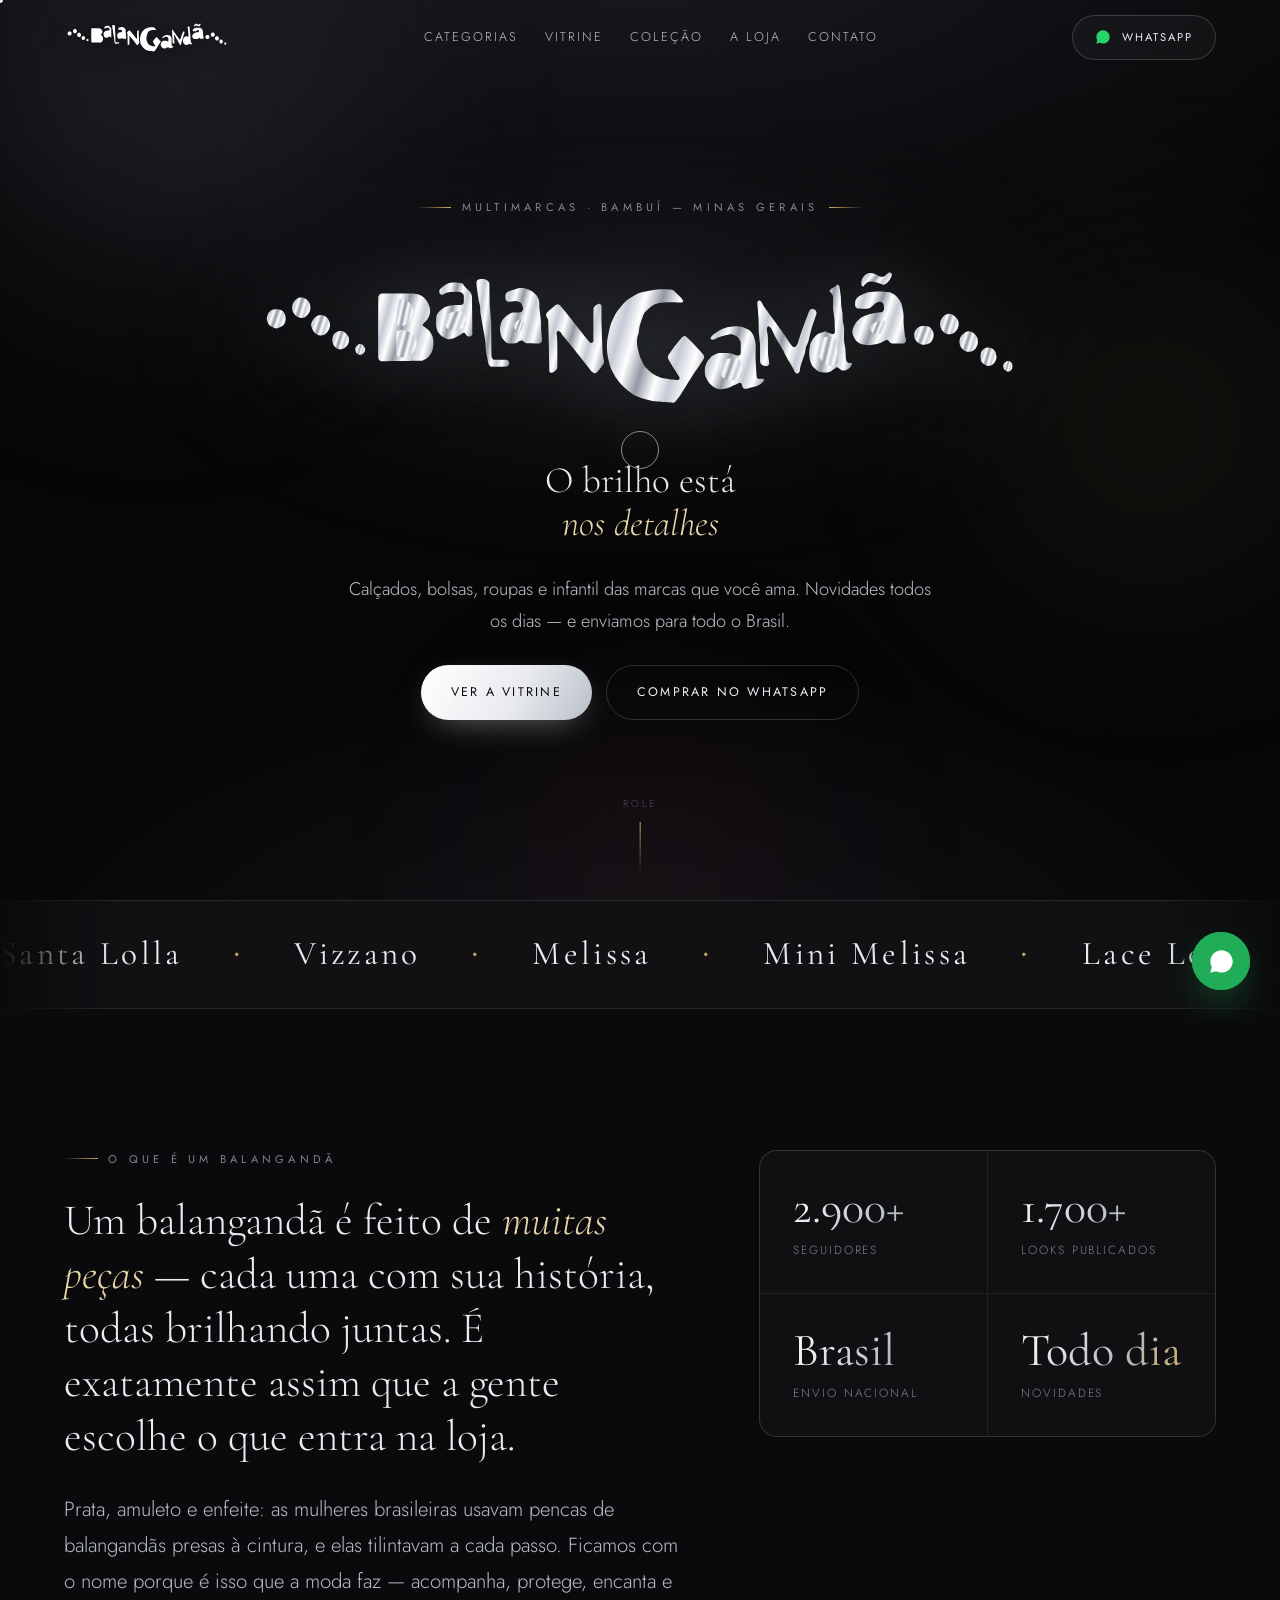
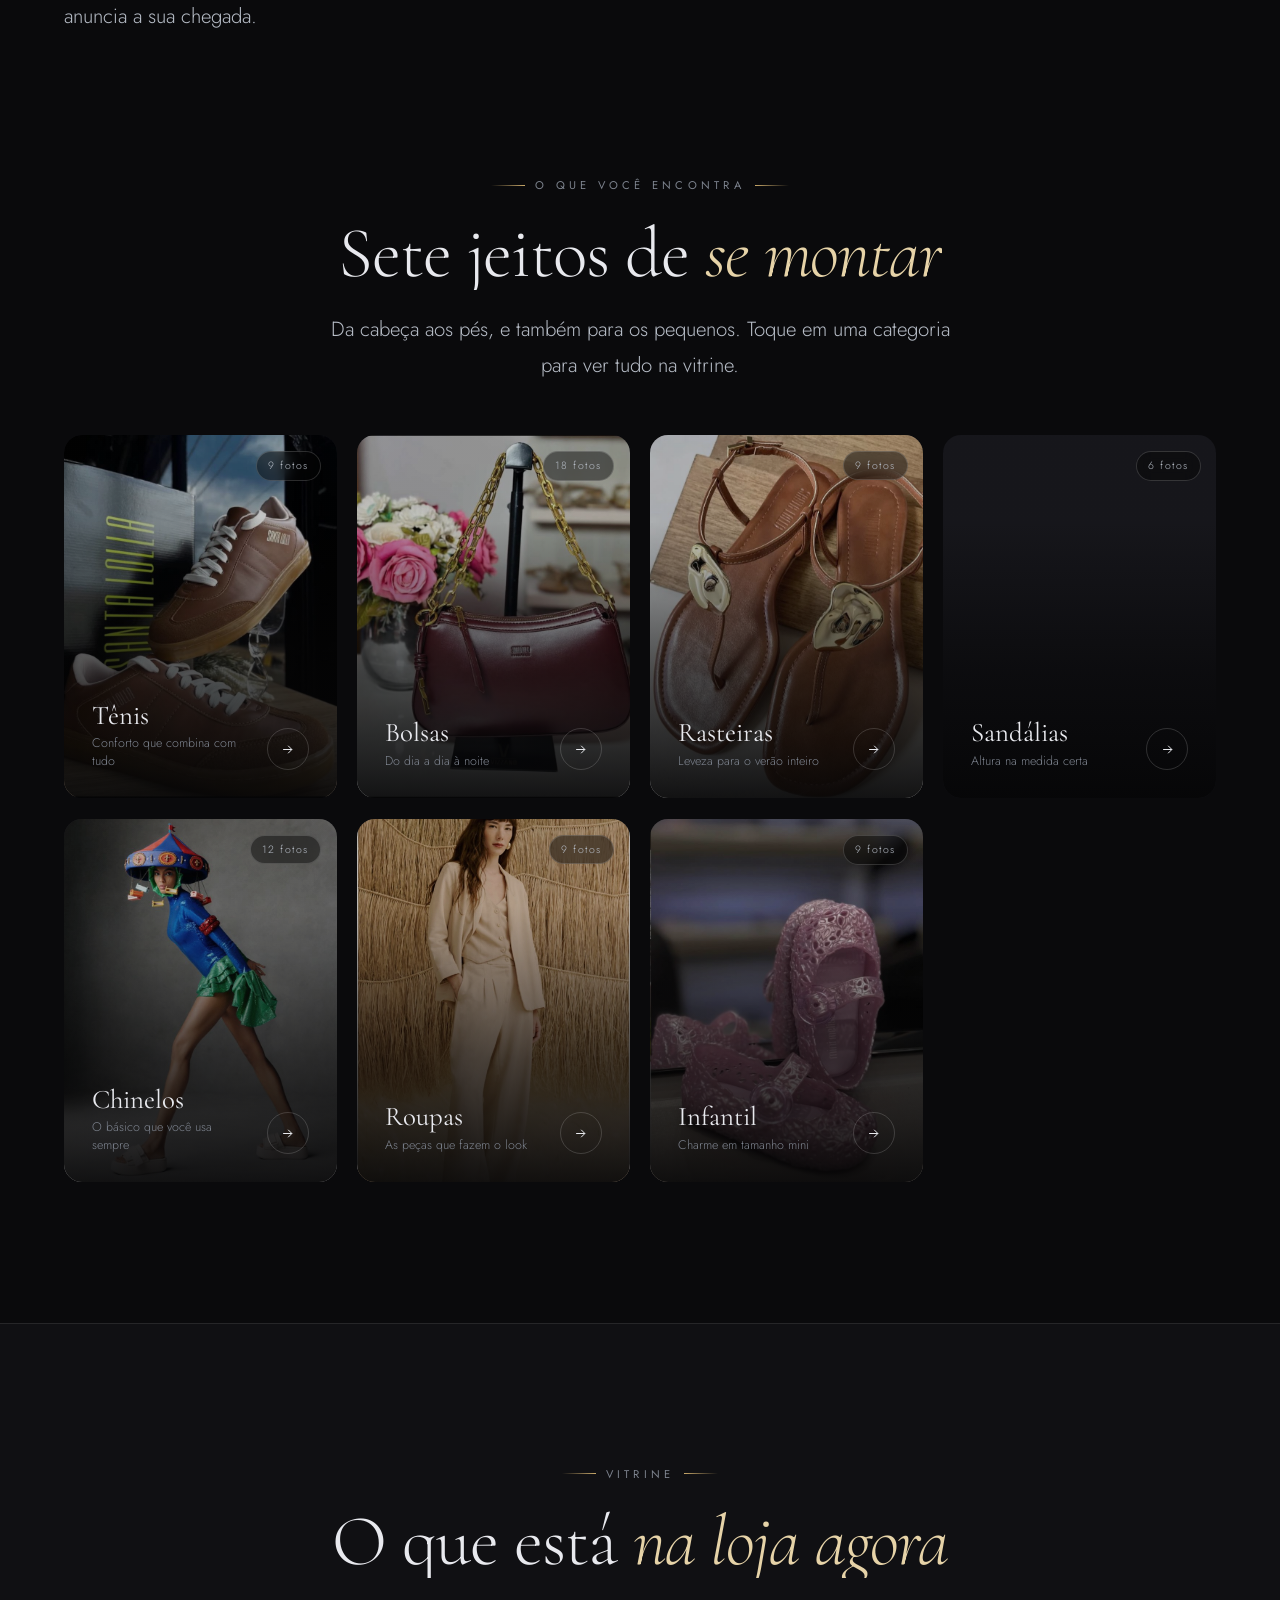
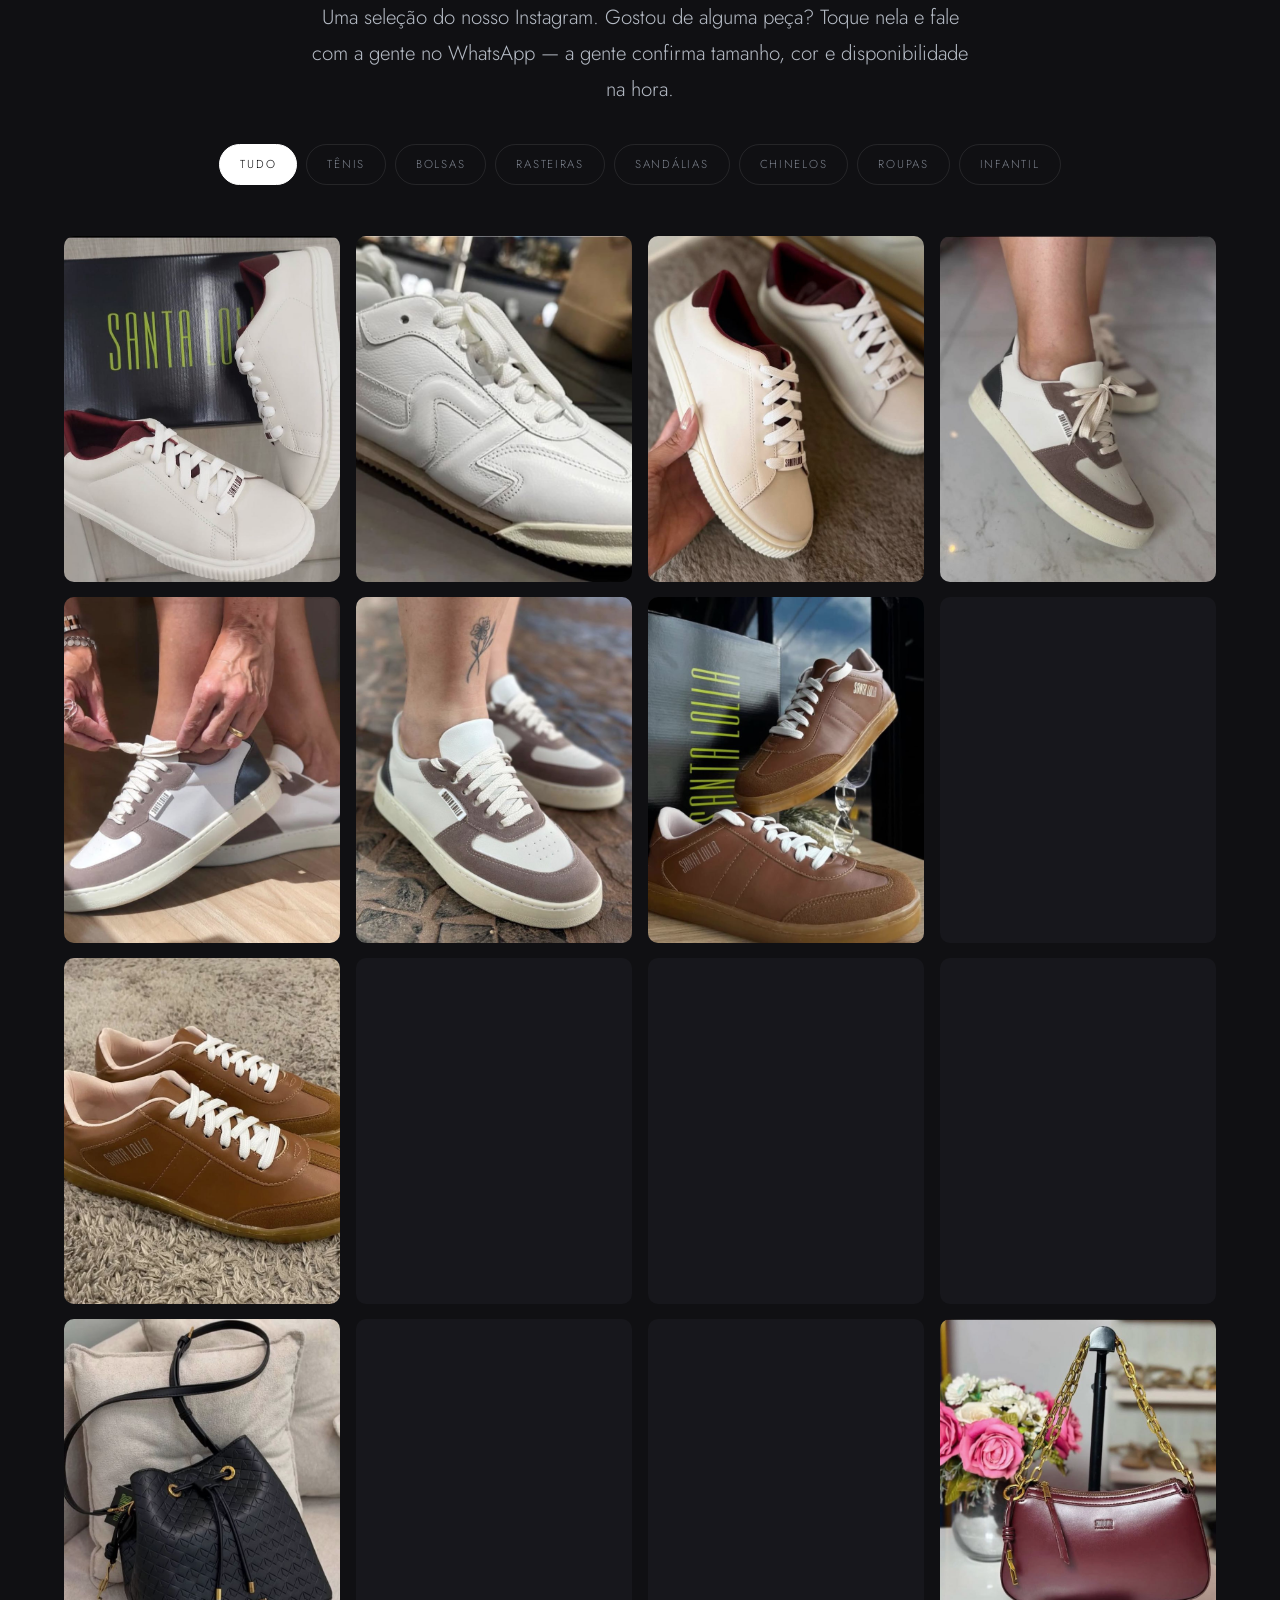
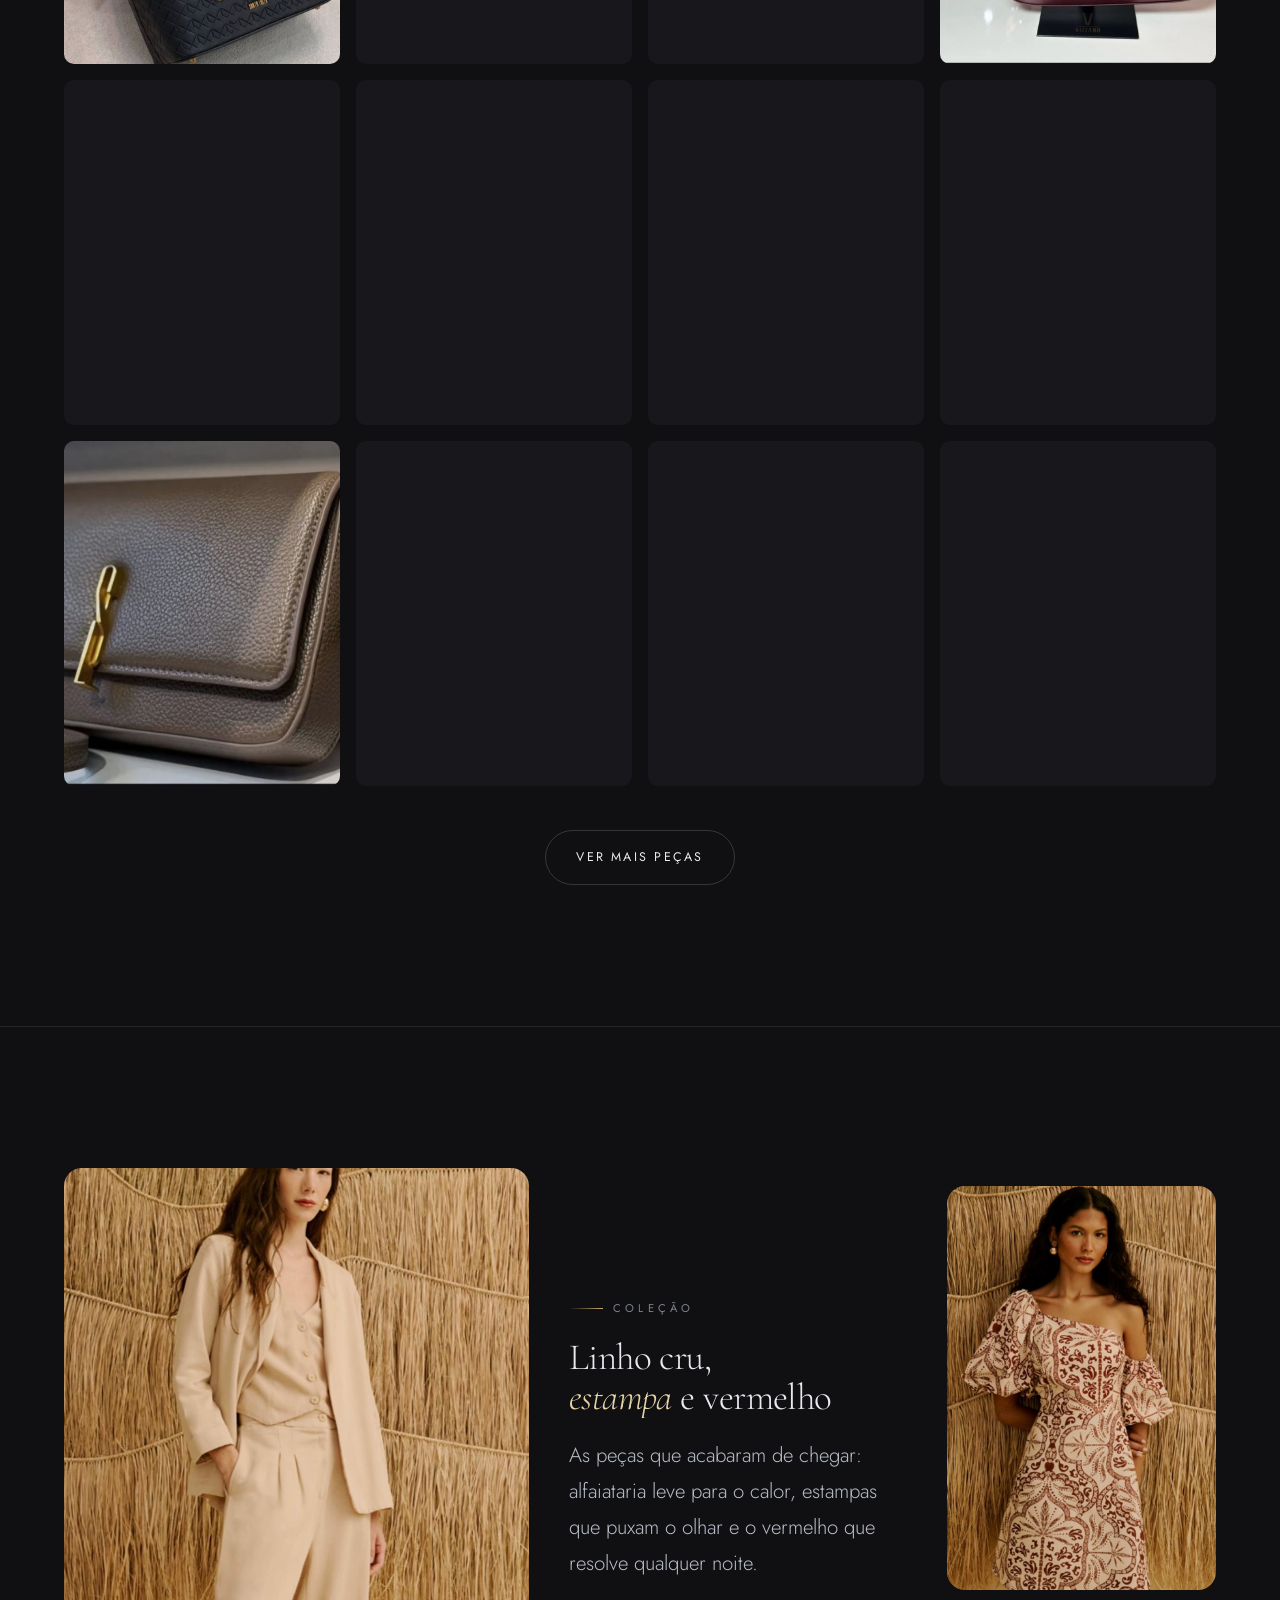
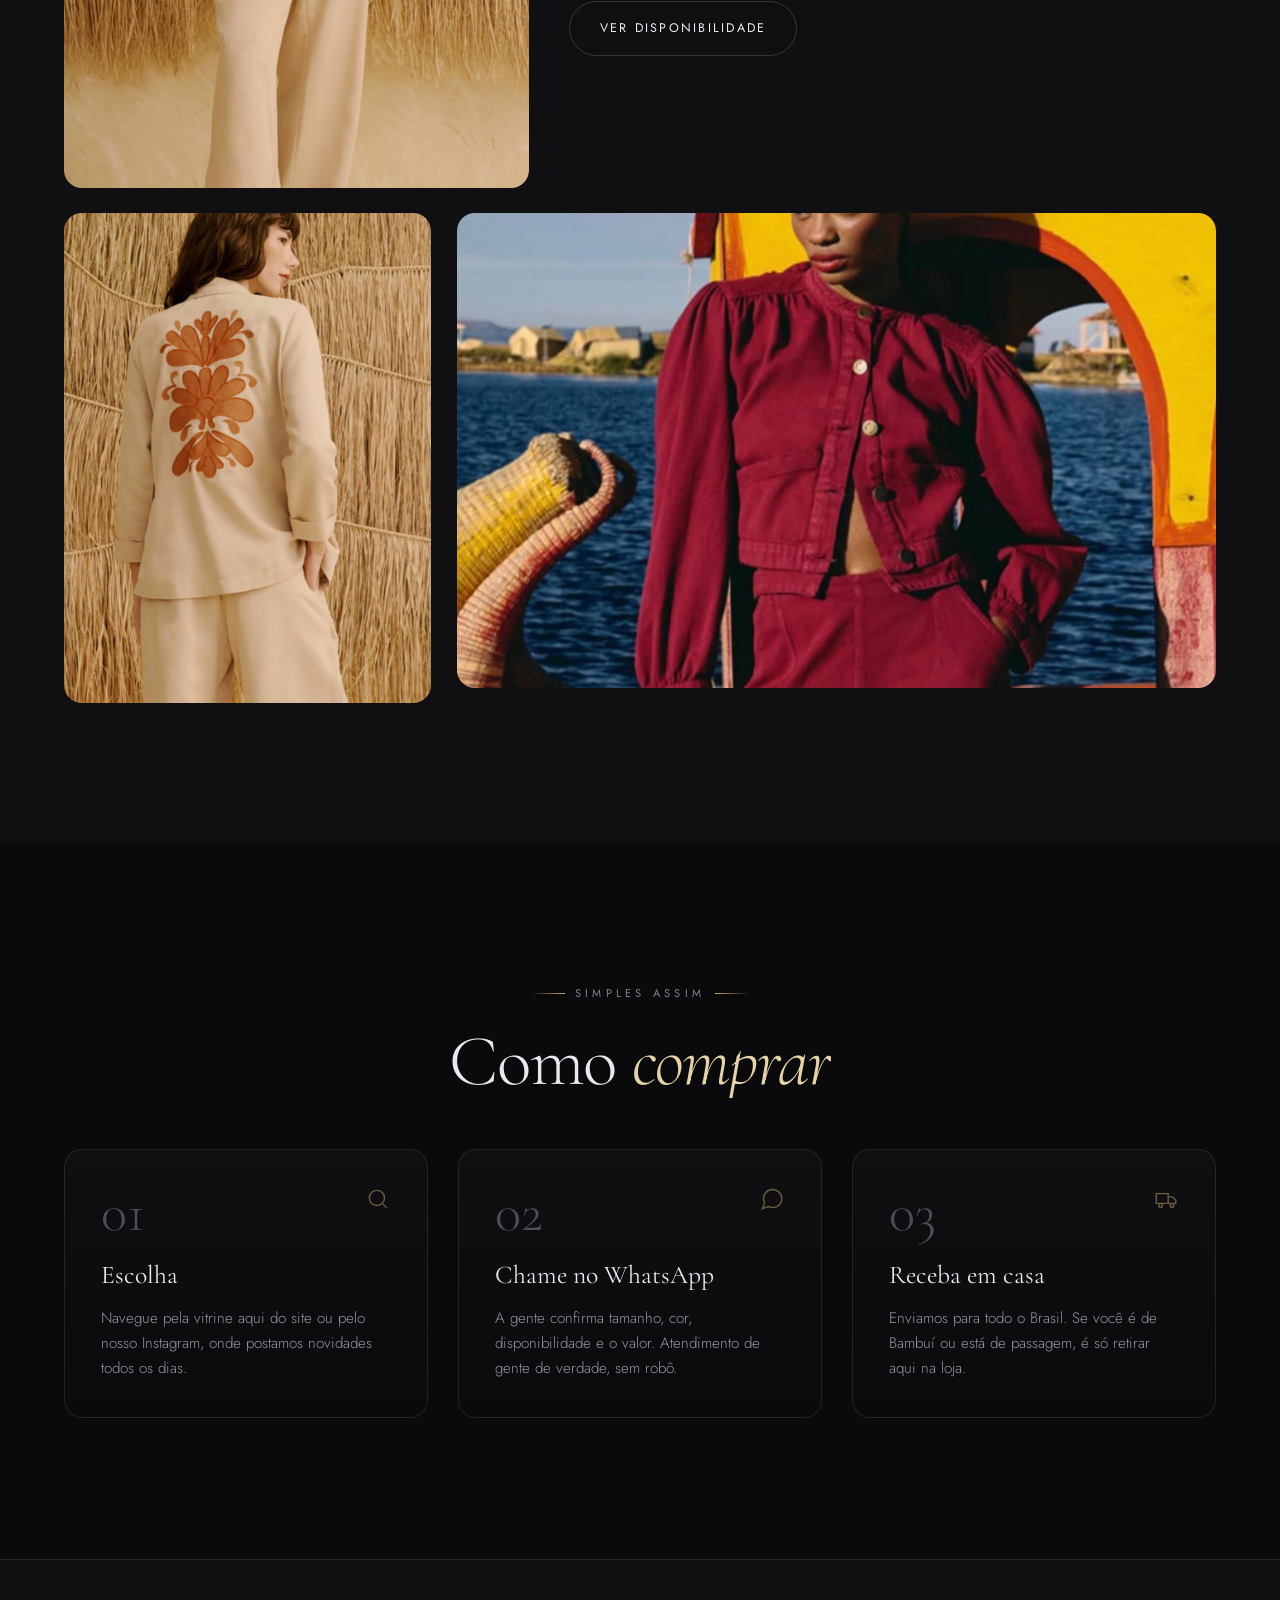
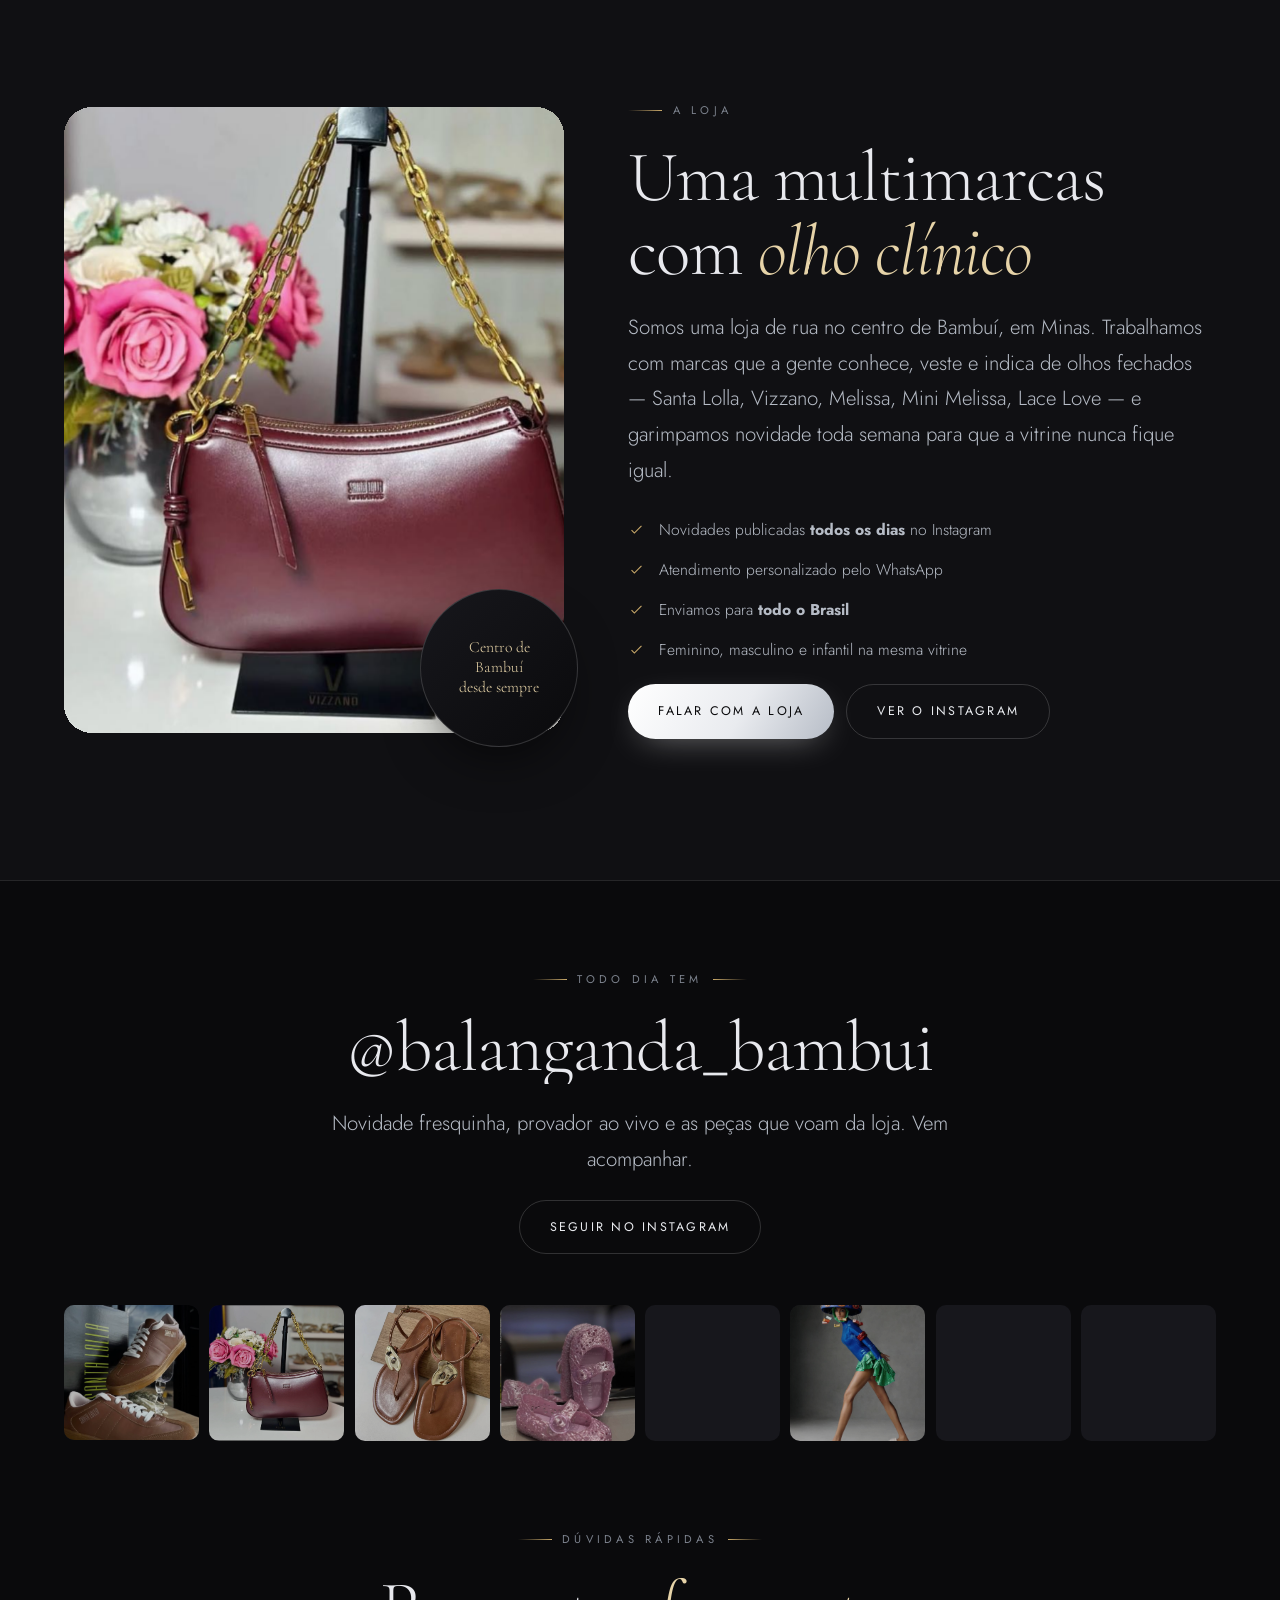
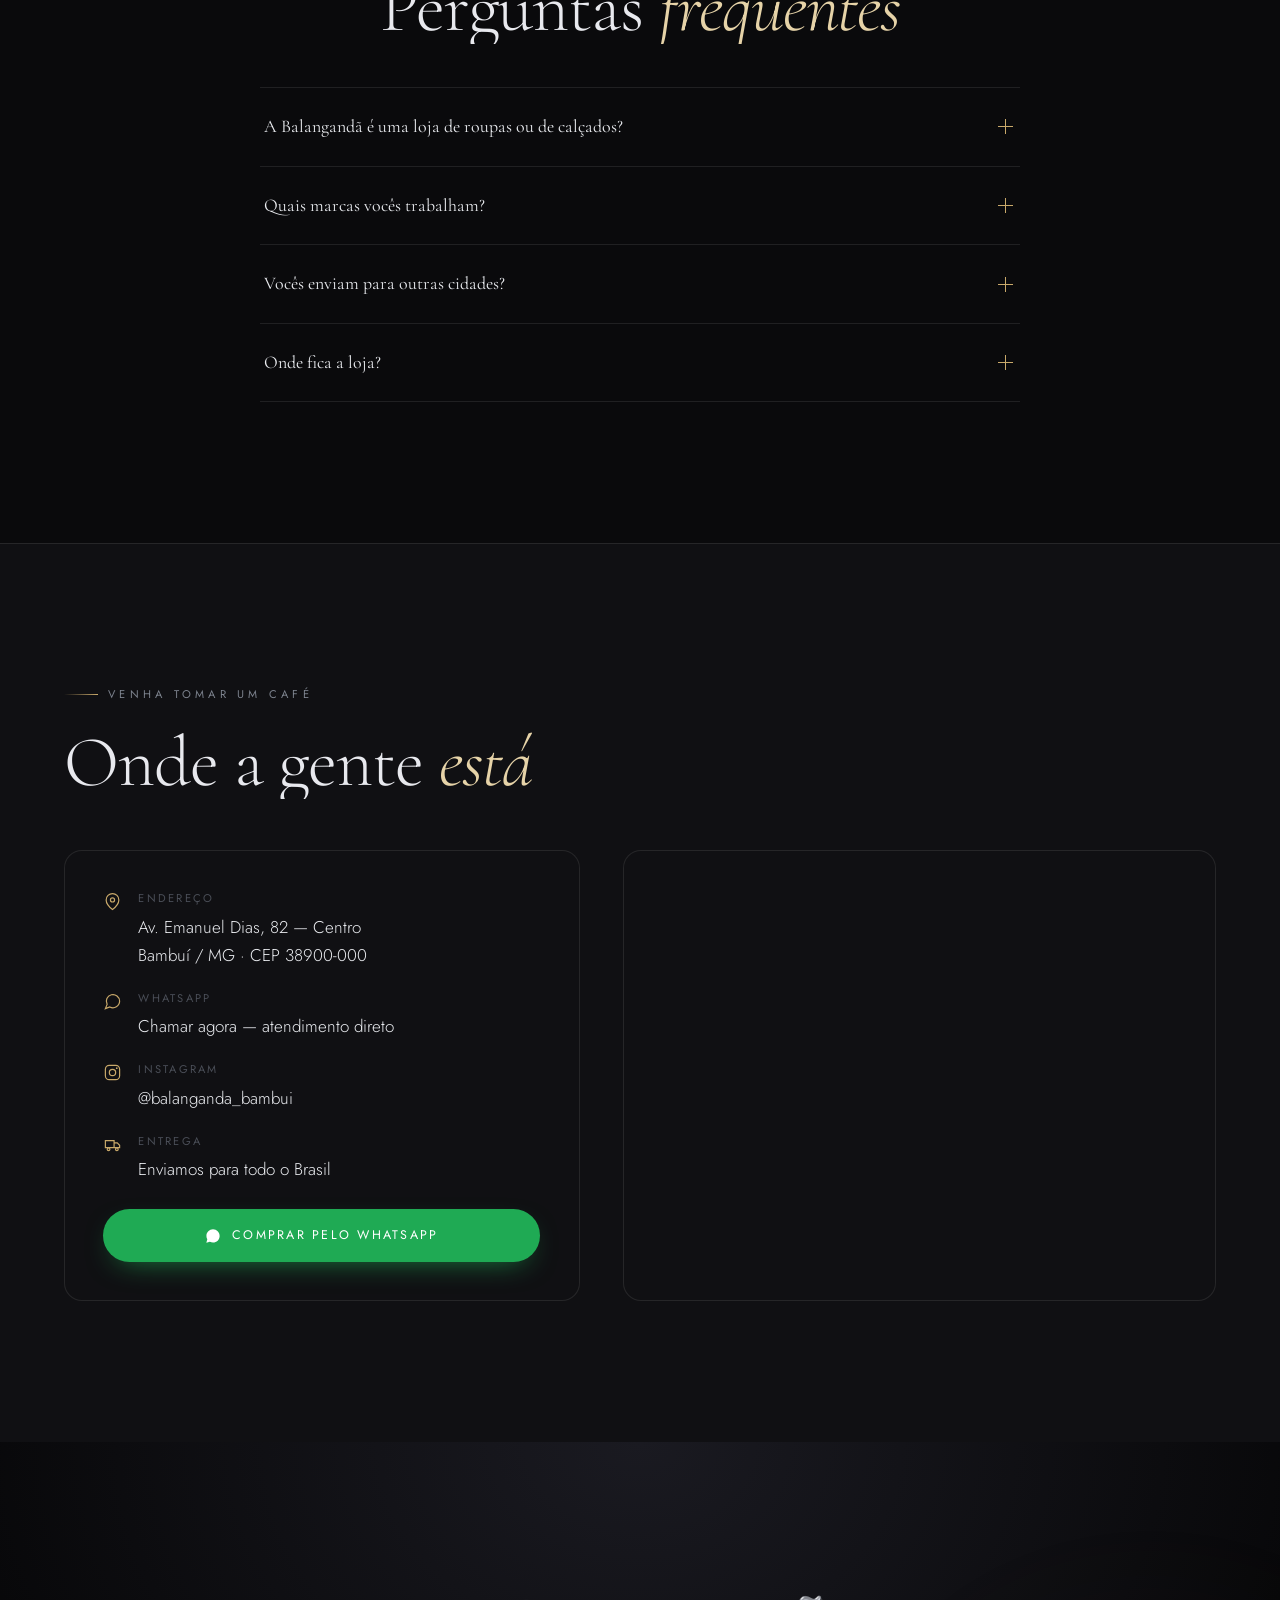
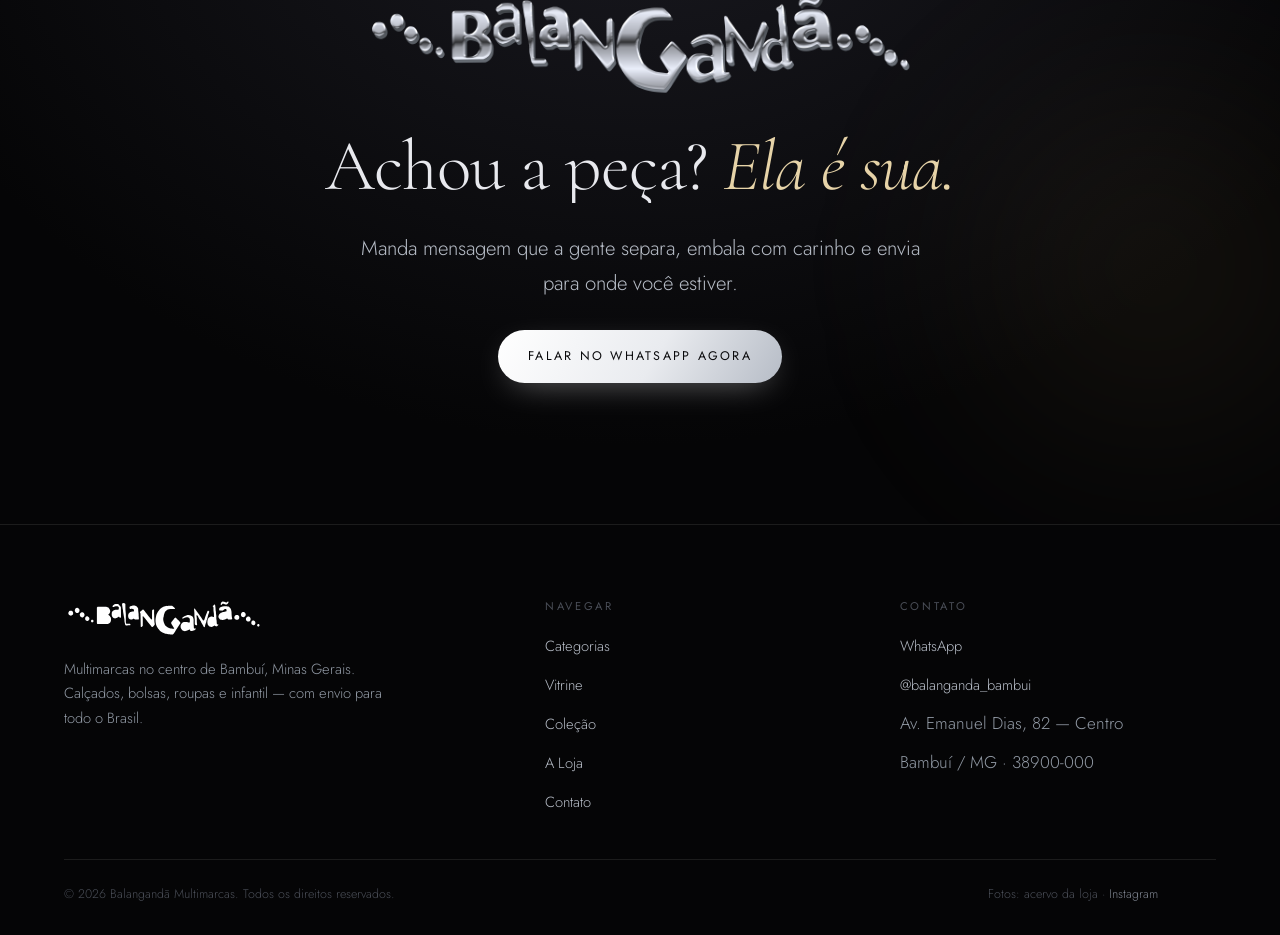
<file: index.html>
<!DOCTYPE html>
<html lang="pt-BR">
<head>
<meta charset="utf-8">
<meta name="viewport" content="width=device-width,initial-scale=1,viewport-fit=cover">
<title>Balangandã Multimarcas — Loja de roupas, calçados e bolsas em Bambuí/MG</title>
<meta name="description" content="Loja de roupas, calçados e bolsas em Bambuí/MG. Santa Lolla, Vizzano, Melissa, Mini Melissa, Lace Love e mais. Novidades todos os dias e envio para todo o Brasil.">
<meta name="theme-color" content="#0a0a0c">
<meta name="author" content="Balangandã Multimarcas">
<meta name="google-site-verification" content="bBk8sleuZmRJyefroZdnkaab-pgPIhwsXAKIxUj8nt8">
<link rel="canonical" href="https://balanganda.vercel.app/">

<meta property="og:type" content="website">
<meta property="og:site_name" content="Balangandã Multimarcas">
<meta property="og:locale" content="pt_BR">
<meta property="og:title" content="Balangandã Multimarcas — Bambuí/MG">
<meta property="og:description" content="Loja de roupas, calçados e bolsas em Bambuí/MG. Santa Lolla, Vizzano, Melissa e mais — enviamos para todo o Brasil.">
<meta property="og:image" content="https://balanganda.vercel.app/img/brand/og-image.jpg">
<meta property="og:image:width" content="1200">
<meta property="og:image:height" content="630">
<meta property="og:url" content="https://balanganda.vercel.app/">
<meta name="twitter:card" content="summary_large_image">

<link rel="icon" href="img/brand/icon-512.png" sizes="512x512">
<link rel="apple-touch-icon" href="img/brand/apple-touch-icon.png">

<link rel="preconnect" href="https://fonts.googleapis.com">
<link rel="preconnect" href="https://fonts.gstatic.com" crossorigin>
<link rel="stylesheet" href="https://fonts.googleapis.com/css2?family=Cormorant+Garamond:ital,wght@0,300;0,400;0,500;1,300;1,400&family=Jost:wght@200;300;400;500&display=swap">
<link rel="stylesheet" href="css/style.css">

<script type="application/ld+json">{"@context": "https://schema.org", "@type": "ClothingStore", "@id": "https://balanganda.vercel.app/#loja", "name": "Balangandã Multimarcas", "alternateName": ["Balangandã", "Balangandã Bambuí"], "description": "Loja de roupas, calçados, bolsas e moda infantil em Bambuí (MG). Multimarcas com Santa Lolla, Vizzano, Melissa, Mini Melissa, Lace Love e mais — novidades diariamente e envio para todo o Brasil.", "url": "https://balanganda.vercel.app/", "image": "https://balanganda.vercel.app/img/brand/og-image.jpg", "logo": "https://balanganda.vercel.app/img/brand/icon-512.png", "telephone": "+553798665416", "priceRange": "$$", "currenciesAccepted": "BRL", "address": {"@type": "PostalAddress", "streetAddress": "Av. Emanuel Dias, 82", "addressLocality": "Bambuí", "addressRegion": "MG", "postalCode": "38900-000", "addressCountry": "BR"}, "geo": {"@type": "GeoCoordinates", "latitude": -20.01438, "longitude": -45.97729}, "areaServed": "BR", "brand": [{"@type": "Brand", "name": "Santa Lolla"}, {"@type": "Brand", "name": "Vizzano"}, {"@type": "Brand", "name": "Melissa"}, {"@type": "Brand", "name": "Mini Melissa"}, {"@type": "Brand", "name": "Lace Love"}], "keywords": "loja de roupas em Bambuí, loja de calçados em Bambuí, bolsas em Bambuí, loja multimarcas Bambuí, moda infantil Bambuí", "sameAs": ["https://www.instagram.com/balanganda_bambui/", "https://wa.me/553798665416"]}</script>
<script type="application/ld+json">{"@context": "https://schema.org", "@type": "FAQPage", "mainEntity": [{"@type": "Question", "name": "A Balangandã é uma loja de roupas ou de calçados?", "acceptedAnswer": {"@type": "Answer", "text": "As duas coisas. Somos uma loja multimarcas em Bambuí, MG, com roupas, calçados — tênis, rasteiras, sandálias e chinelos —, bolsas e uma linha infantil completa."}}, {"@type": "Question", "name": "Quais marcas vocês trabalham?", "acceptedAnswer": {"@type": "Answer", "text": "Santa Lolla, Vizzano, Melissa, Mini Melissa, Lace Love e outras marcas que entram no garimpo semanal. As novidades aparecem primeiro no nosso Instagram, @balanganda_bambui."}}, {"@type": "Question", "name": "Vocês enviam para outras cidades?", "acceptedAnswer": {"@type": "Answer", "text": "Sim, enviamos para todo o Brasil. É só escolher a peça, chamar no WhatsApp e combinar o envio — quem é de Bambuí também pode retirar na loja."}}, {"@type": "Question", "name": "Onde fica a loja?", "acceptedAnswer": {"@type": "Answer", "text": "Na Av. Emanuel Dias, 82, no Centro de Bambuí, Minas Gerais — CEP 38900-000."}}]}</script>
</head>
<body>

<!-- ===== PRELOADER ===== -->
<div id="preloader" role="status" aria-label="Carregando">
  <div class="pre-inner">
    <div class="pre-logo">
      <svg viewBox="0 0 902 191" aria-hidden="true"><g fill="#e9ebef" fill-rule="evenodd"><path d="M 709.25 36.38 C 708.88 36.30 708.43 36.35 708.12 36.12 C 707.82 35.89 707.34 35.37 707.20 34.88 C 707.07 34.38 706.91 32.64 706.94 31.75 C 706.96 30.99 707.09 30.22 707.38 29.52 C 707.66 28.81 708.54 26.50 709.52 25.25 C 710.50 24.00 712.34 22.42 713.50 21.70 C 714.38 21.15 715.52 20.99 716.50 20.89 C 717.46 20.80 718.43 20.93 719.38 21.10 C 720.32 21.27 721.67 21.57 722.75 21.99 C 723.83 22.42 726.52 23.89 727.88 24.44 C 728.84 24.82 729.90 25.25 730.88 25.25 C 731.85 25.26 732.90 24.99 733.75 24.47 C 734.60 23.94 737.48 21.12 738.62 20.47 C 739.21 20.14 740.05 20.31 740.62 20.57 C 741.20 20.82 741.89 21.35 742.07 22.00 C 742.24 22.65 742.16 24.06 741.81 25.00 C 741.45 25.94 740.11 28.27 739.24 29.50 C 738.48 30.57 737.38 31.64 736.55 32.38 C 735.86 32.98 735.01 33.55 734.25 33.90 C 733.55 34.21 732.75 34.60 732.00 34.43 C 731.25 34.27 725.12 31.94 722.62 31.33 C 720.79 30.88 718.60 30.59 717.00 30.77 C 715.57 30.94 714.17 31.57 713.00 32.41 C 711.83 33.25 710.50 35.06 709.25 36.38 Z"/>
<path d="M 285.50 129.13 C 283.50 129.16 280.85 129.28 279.50 129.15 C 278.75 129.07 277.96 128.82 277.38 128.34 C 276.79 127.86 276.12 126.98 275.83 126.12 C 275.54 125.27 274.90 121.88 274.47 119.75 C 274.04 117.62 273.16 114.03 272.81 111.12 C 272.46 108.22 272.66 105.20 272.37 102.25 C 272.08 99.30 271.53 95.91 271.00 92.75 C 270.48 89.59 267.33 72.58 266.51 67.00 C 266.13 64.44 266.41 61.60 266.08 59.25 C 265.79 57.09 264.93 55.03 264.56 52.88 C 264.20 50.72 262.27 38.00 261.86 34.25 C 261.72 32.96 261.79 31.29 262.09 30.38 C 262.33 29.66 263.10 29.16 263.66 28.75 C 264.21 28.36 264.84 28.02 265.50 27.93 C 266.16 27.84 268.54 27.74 269.88 27.88 C 271.12 28.02 272.48 28.33 273.50 28.82 C 274.47 29.29 275.45 30.13 276.00 30.85 C 276.49 31.49 276.75 32.32 276.79 33.12 C 276.82 33.93 277.12 53.56 277.46 60.88 C 277.72 66.26 278.68 71.61 278.86 77.00 C 279.05 82.39 279.13 110.97 279.40 118.12 C 279.43 118.84 280.05 119.46 280.50 119.96 C 280.95 120.45 281.46 121.05 282.12 121.10 C 282.79 121.15 293.52 121.01 296.25 121.21 C 297.09 121.28 297.94 121.83 298.50 122.34 C 299.05 122.83 299.51 123.52 299.63 124.25 C 299.75 124.98 299.73 126.20 299.25 126.97 C 298.77 127.74 297.79 128.72 296.75 128.89 C 295.71 129.05 287.50 129.10 285.50 129.13 Z"/>
<path d="M 230.75 97.38 C 229.85 97.54 228.88 97.46 228.00 97.20 C 227.12 96.94 224.85 96.00 223.60 95.25 C 222.45 94.57 221.44 93.67 220.50 92.72 C 219.56 91.78 218.06 90.33 217.25 88.84 C 216.44 87.36 215.76 85.27 215.42 83.38 C 215.08 81.48 215.13 79.29 215.18 77.25 C 215.24 75.21 215.45 71.77 215.78 70.12 C 215.98 69.12 216.61 68.21 217.15 67.38 C 217.69 66.56 218.30 65.77 219.04 65.12 C 219.78 64.48 222.86 61.67 225.00 60.54 C 227.13 59.42 229.81 58.85 231.89 58.38 C 233.73 57.96 235.62 57.79 237.50 57.72 C 239.38 57.64 242.24 57.99 243.62 57.92 C 244.39 57.87 245.28 57.55 245.82 57.25 C 246.27 57.00 246.62 56.52 246.86 56.12 C 247.09 55.75 247.23 55.31 247.25 54.88 C 247.27 54.44 247.37 48.71 247.26 47.12 C 247.21 46.50 246.93 45.89 246.57 45.38 C 246.22 44.86 245.61 44.27 245.00 43.87 C 244.39 43.48 243.54 43.13 242.75 42.93 C 241.96 42.73 240.76 42.54 239.75 42.55 C 238.74 42.55 232.08 42.78 229.88 43.02 C 228.71 43.15 227.56 43.57 226.50 44.00 C 225.45 44.43 224.40 45.28 223.50 45.59 C 222.75 45.86 221.83 46.12 221.12 45.91 C 220.42 45.70 219.61 45.08 219.25 44.35 C 218.89 43.62 218.86 42.27 218.93 41.50 C 218.98 40.87 219.30 40.28 219.62 39.75 C 219.95 39.22 220.38 38.72 220.88 38.33 C 221.37 37.94 225.56 34.21 228.12 33.12 C 230.65 32.06 233.83 31.98 236.25 31.84 C 238.38 31.72 241.12 32.10 242.62 32.31 C 243.53 32.43 244.59 32.79 245.25 33.07 C 245.76 33.28 246.25 33.59 246.61 34.00 C 246.97 34.41 247.59 35.76 248.26 36.50 C 248.93 37.24 252.55 40.69 253.77 42.00 C 254.44 42.73 255.14 43.67 255.57 44.38 C 255.91 44.95 256.14 45.60 256.31 46.25 C 256.47 46.90 256.68 47.99 256.70 48.88 C 256.72 49.76 257.22 83.98 257.23 91.25 C 257.23 91.70 257.00 92.14 256.74 92.50 C 256.48 92.86 255.95 93.57 255.38 93.83 C 254.80 94.10 253.52 94.39 252.75 94.33 C 252.04 94.28 251.30 93.98 250.77 93.50 C 250.24 93.02 248.96 90.83 248.25 90.24 C 247.79 89.86 247.04 89.73 246.50 89.98 C 245.96 90.22 242.96 92.45 241.38 93.39 C 239.97 94.22 238.53 95.02 237.00 95.60 C 235.47 96.17 231.65 97.22 230.75 97.38 Z"/>
<path d="M 665.88 135.88 C 664.51 136.03 663.10 135.90 661.75 135.69 C 660.40 135.47 658.99 135.22 657.75 134.61 C 656.51 133.99 654.78 132.74 653.50 131.56 C 652.22 130.38 650.60 128.82 649.60 127.12 C 648.61 125.43 648.02 123.29 647.55 121.38 C 647.08 119.50 646.90 117.23 646.77 115.62 C 646.66 114.34 646.66 113.04 646.76 111.75 C 646.87 110.46 647.52 105.27 647.77 103.62 C 647.86 103.02 648.01 102.42 648.27 101.88 C 648.54 101.33 650.12 98.20 651.15 96.75 C 652.10 95.42 653.46 94.12 654.50 93.16 C 655.38 92.35 656.29 91.53 657.38 91.01 C 658.46 90.50 662.38 88.97 664.00 88.64 C 665.01 88.43 666.10 88.70 667.09 89.00 C 668.08 89.30 672.16 91.12 673.50 91.48 C 674.03 91.62 674.65 91.45 675.12 91.17 C 675.60 90.88 676.37 90.38 676.40 89.75 C 676.43 89.12 676.23 78.65 675.90 74.25 C 675.62 70.60 674.63 67.03 674.39 63.38 C 674.16 59.72 674.40 51.31 674.21 48.38 C 674.15 47.45 673.75 46.54 673.25 45.75 C 672.75 44.96 671.06 43.31 670.55 42.62 C 670.34 42.34 670.31 41.96 670.19 41.62 C 670.73 40.88 671.08 39.95 671.80 39.38 C 672.53 38.80 674.74 37.92 675.86 37.12 C 676.86 36.42 677.89 35.10 678.54 34.62 C 678.88 34.38 679.35 34.20 679.75 34.28 C 680.15 34.37 680.70 34.70 680.94 35.12 C 681.18 35.55 681.76 37.09 681.94 38.12 C 682.12 39.16 682.92 44.86 683.21 48.25 C 683.51 51.64 683.50 56.71 683.83 59.88 C 684.08 62.36 684.93 64.76 685.19 67.25 C 685.45 69.74 685.24 73.21 685.54 76.12 C 685.84 79.03 686.82 81.84 687.01 84.75 C 687.20 87.66 686.88 96.31 687.09 100.00 C 687.23 102.32 688.05 104.56 688.29 106.88 C 688.54 109.19 688.95 117.38 689.21 120.00 C 689.30 120.90 689.55 121.94 689.86 122.62 C 690.12 123.21 690.60 123.76 691.06 124.12 C 691.51 124.48 692.06 124.72 692.62 124.82 C 693.19 124.92 694.71 124.93 695.75 124.99 C 695.98 125.37 696.20 125.75 696.43 126.12 C 695.54 127.46 694.63 129.10 693.77 130.12 C 693.06 130.97 692.09 131.73 691.25 132.26 C 690.49 132.74 689.56 133.04 688.75 133.28 C 687.98 133.51 687.10 133.69 686.38 133.71 C 685.70 133.72 684.97 133.68 684.38 133.36 C 683.78 133.04 681.02 130.84 680.00 130.27 C 679.48 129.98 678.78 129.65 678.25 129.93 C 677.72 130.20 673.54 133.63 671.48 134.62 C 669.75 135.46 667.24 135.73 665.88 135.88 Z"/>
<path d="M 334.38 102.26 C 331.71 102.31 322.44 102.29 319.75 102.18 C 319.21 102.16 318.69 101.90 318.25 101.58 C 317.81 101.27 316.15 99.58 315.50 99.12 C 315.18 98.90 314.76 98.81 314.38 98.83 C 313.99 98.85 312.91 98.99 312.25 99.30 C 311.59 99.60 310.10 100.77 309.25 101.22 C 308.58 101.57 307.87 101.91 307.12 101.99 C 306.38 102.07 301.12 102.30 299.50 102.24 C 298.77 102.21 298.04 101.95 297.38 101.65 C 296.71 101.36 296.04 100.97 295.50 100.47 C 294.96 99.97 292.58 97.73 291.68 96.38 C 290.89 95.18 290.47 93.76 290.12 92.37 C 289.78 90.98 288.94 87.82 288.99 85.50 C 289.03 83.18 289.93 79.98 290.41 78.25 C 290.72 77.14 291.22 76.06 291.89 75.12 C 292.57 74.19 294.19 72.45 295.38 71.38 C 296.49 70.36 297.66 69.37 299.00 68.67 C 300.34 67.97 302.65 66.89 304.62 66.54 C 306.60 66.19 311.28 66.52 313.00 66.18 C 313.85 66.02 314.53 65.13 314.97 64.50 C 315.40 63.89 315.59 63.08 315.68 62.38 C 315.76 61.67 315.67 60.94 315.50 60.25 C 315.32 59.56 314.70 57.90 314.33 57.12 C 314.06 56.57 313.69 56.05 313.25 55.61 C 312.81 55.17 312.25 54.67 311.62 54.42 C 311.00 54.18 308.52 53.17 306.88 53.13 C 305.23 53.09 300.40 54.17 298.62 54.11 C 297.72 54.07 296.78 53.39 296.25 52.75 C 295.73 52.11 295.56 51.12 295.48 50.25 C 295.40 49.38 295.46 47.00 295.61 46.00 C 295.71 45.37 296.00 44.75 296.39 44.25 C 296.78 43.75 297.57 42.73 298.42 42.38 C 299.27 42.02 307.80 39.17 310.38 38.48 C 311.50 38.17 312.70 38.19 313.88 38.21 C 315.05 38.22 316.58 38.22 317.88 38.57 C 319.17 38.92 322.77 40.34 324.25 41.00 C 325.14 41.39 325.97 41.92 326.75 42.50 C 327.53 43.08 328.94 44.16 329.88 45.16 C 330.81 46.16 332.12 47.66 332.88 49.07 C 333.63 50.48 334.17 52.04 334.41 53.62 C 334.65 55.21 334.49 58.88 334.73 61.50 C 334.97 64.12 336.26 73.48 336.58 77.38 C 336.78 79.87 336.47 82.38 336.61 84.88 C 336.75 87.37 337.63 94.75 337.70 97.38 C 337.73 98.48 337.36 99.88 337.04 100.62 C 336.80 101.17 336.19 101.58 335.75 101.85 C 335.34 102.10 334.85 102.25 334.38 102.26 Z"/>
<path d="M 488.75 170.88 C 485.52 170.71 475.81 170.08 471.12 169.53 C 467.59 169.12 463.41 168.19 460.62 167.58 C 458.53 167.12 456.44 166.58 454.42 165.88 C 452.39 165.17 446.93 163.34 444.00 161.82 C 441.41 160.47 439.09 158.57 436.85 156.75 C 434.63 154.94 432.36 152.69 430.58 150.88 C 429.02 149.29 427.36 147.29 426.18 145.88 C 425.23 144.74 424.29 143.60 423.48 142.38 C 422.66 141.15 421.51 139.17 420.64 137.50 C 419.77 135.83 417.60 132.25 416.71 129.38 C 415.81 126.50 413.73 118.15 413.11 113.25 C 412.56 108.87 412.66 104.08 412.99 100.00 C 413.29 96.20 414.34 92.10 415.07 88.75 C 415.71 85.77 416.22 82.72 417.32 79.88 C 418.42 77.03 421.30 70.55 423.50 66.86 C 425.46 63.56 428.50 60.09 430.50 57.72 C 432.04 55.89 434.27 53.75 435.50 52.60 C 436.22 51.92 437.05 51.35 437.88 50.80 C 438.70 50.25 442.07 47.93 444.32 46.75 C 446.56 45.57 449.37 44.02 452.12 43.32 C 454.88 42.61 465.25 40.45 471.00 39.88 C 476.18 39.37 483.67 39.81 486.62 39.93 C 487.37 39.96 488.09 40.27 488.75 40.60 C 489.41 40.94 490.32 41.52 491.00 42.12 C 491.68 42.72 496.39 47.08 498.05 48.88 C 499.17 50.09 500.00 51.54 500.98 52.88 C 500.80 53.38 500.76 54.01 500.43 54.38 C 500.10 54.74 499.53 55.05 499.00 55.06 C 498.47 55.07 489.59 54.55 485.25 54.64 C 481.13 54.73 476.18 55.00 472.93 55.62 C 470.41 56.11 467.38 57.67 465.75 58.41 C 464.81 58.83 463.93 59.38 463.12 60.03 C 462.32 60.67 459.41 63.28 458.20 64.50 C 457.33 65.38 456.49 66.31 455.87 67.38 C 455.25 68.44 454.52 70.22 454.00 71.70 C 453.48 73.18 451.23 79.60 450.48 82.62 C 449.90 84.99 449.95 87.73 449.52 89.88 C 449.13 91.79 448.12 93.56 447.88 95.50 C 447.64 97.44 447.35 101.44 447.71 104.38 C 448.08 107.31 449.78 113.52 450.43 116.00 C 450.73 117.12 451.14 118.20 451.62 119.25 C 452.11 120.30 454.59 125.83 455.97 128.00 C 457.00 129.62 458.68 131.02 459.88 132.24 C 460.92 133.32 461.96 134.40 463.12 135.35 C 464.29 136.29 465.68 137.38 467.12 138.12 C 468.57 138.86 473.28 141.41 476.62 142.25 C 479.97 143.09 489.58 144.15 492.62 144.51 C 493.37 144.60 494.30 144.54 494.88 144.43 C 495.30 144.35 495.74 144.17 496.06 143.88 C 496.38 143.58 496.73 143.04 496.83 142.62 C 496.93 142.22 496.86 141.74 496.65 141.38 C 496.43 141.01 486.35 125.15 484.12 121.19 C 483.53 120.13 483.23 118.69 483.27 117.62 C 483.31 116.62 483.84 115.66 484.38 114.81 C 484.91 113.95 487.59 110.21 489.31 108.00 C 491.03 105.79 497.34 97.87 499.38 95.51 C 499.96 94.83 500.81 94.11 501.50 93.86 C 502.13 93.64 502.87 93.82 503.50 94.05 C 504.13 94.28 504.75 94.76 505.26 95.25 C 505.77 95.74 513.11 103.07 516.00 106.10 C 518.28 108.48 521.10 111.62 522.62 113.44 C 523.56 114.55 524.78 115.95 525.14 117.00 C 525.44 117.87 525.15 118.90 524.79 119.75 C 524.44 120.60 523.05 122.88 522.07 124.38 C 521.09 125.87 513.72 136.56 509.69 142.75 C 505.67 148.94 500.47 157.72 497.50 162.18 C 495.79 164.74 493.03 168.11 491.86 169.50 C 491.50 169.94 491.02 170.31 490.50 170.54 C 489.98 170.77 489.34 170.91 488.75 170.88 Z"/>
<path d="M 717.75 104.13 C 716.35 104.23 714.83 104.30 713.38 104.21 C 711.92 104.13 710.10 103.91 708.75 103.61 C 707.55 103.35 706.27 102.89 705.25 102.41 C 704.31 101.97 703.40 101.42 702.62 100.74 C 701.85 100.05 700.80 98.94 700.09 97.88 C 699.38 96.81 698.05 94.40 697.47 93.00 C 697.02 91.89 696.73 90.62 696.65 89.50 C 696.57 88.41 696.69 87.30 696.96 86.25 C 697.23 85.20 697.90 83.54 698.51 82.25 C 699.13 80.96 700.05 79.04 701.00 77.75 C 701.90 76.52 703.06 75.49 704.20 74.50 C 705.35 73.51 706.51 72.48 707.88 71.81 C 709.24 71.14 714.19 69.08 717.00 68.23 C 719.52 67.47 722.65 67.01 724.75 66.70 C 726.36 66.46 728.51 66.54 729.62 66.34 C 730.29 66.23 730.96 65.86 731.46 65.50 C 731.93 65.16 732.33 64.71 732.62 64.21 C 732.92 63.71 733.18 63.10 733.20 62.50 C 733.22 61.90 733.06 58.83 732.87 57.75 C 732.75 57.12 732.42 56.52 732.04 56.00 C 731.67 55.48 731.24 54.88 730.64 54.62 C 730.03 54.37 728.55 53.94 727.50 54.10 C 726.45 54.25 724.90 54.88 723.79 55.62 C 722.67 56.37 719.44 59.33 718.12 60.33 C 717.44 60.85 716.69 61.32 715.88 61.60 C 715.06 61.88 714.05 62.03 713.12 62.04 C 712.20 62.06 704.98 62.00 703.00 61.81 C 702.35 61.75 701.73 61.35 701.25 60.91 C 700.77 60.46 700.09 59.70 699.88 58.92 C 699.66 58.15 699.65 56.49 699.72 55.38 C 699.78 54.32 699.94 53.16 700.28 52.25 C 700.61 51.38 701.12 50.57 701.75 49.90 C 702.38 49.22 703.84 47.79 705.12 47.09 C 706.41 46.39 710.85 43.92 714.00 43.25 C 717.15 42.58 724.15 42.24 728.12 42.19 C 731.38 42.14 735.67 42.67 737.88 42.93 C 739.07 43.07 740.28 43.28 741.38 43.77 C 742.47 44.26 745.02 45.86 746.12 46.62 C 746.82 47.10 747.44 47.69 748.00 48.32 C 748.56 48.95 750.30 50.89 751.19 52.25 C 752.06 53.58 752.91 54.97 753.35 56.50 C 753.79 58.03 755.22 64.04 755.64 67.75 C 756.05 71.39 755.63 75.09 755.87 78.75 C 756.12 82.41 756.80 89.00 757.25 92.12 C 757.51 93.95 758.35 96.18 758.54 97.50 C 758.66 98.35 758.63 99.38 758.38 100.07 C 758.13 100.73 757.54 101.28 757.00 101.66 C 756.46 102.03 755.79 102.28 755.12 102.32 C 754.46 102.35 745.12 102.45 742.75 102.37 C 742.10 102.35 741.40 102.25 740.88 101.86 C 740.35 101.48 738.47 99.24 737.64 98.62 C 737.15 98.26 736.45 97.96 735.88 98.16 C 735.30 98.36 731.10 100.79 728.75 101.70 C 726.49 102.57 723.58 103.20 721.75 103.61 C 720.44 103.90 719.09 104.04 717.75 104.13 Z"/>
<path d="M 154.75 122.88 C 153.83 122.89 152.75 122.98 152.00 122.87 C 151.38 122.78 150.76 122.58 150.25 122.22 C 149.74 121.86 149.13 121.27 148.80 120.62 C 148.47 119.98 148.29 119.14 148.28 118.38 C 148.28 117.61 148.26 66.77 148.27 55.12 C 148.27 52.92 148.27 49.85 148.35 48.50 C 148.38 47.98 148.47 47.43 148.75 47.00 C 149.04 46.57 149.88 45.61 150.50 45.21 C 151.09 44.83 151.80 44.60 152.50 44.59 C 153.20 44.58 181.65 44.42 188.38 44.52 C 189.89 44.54 191.41 44.77 192.88 45.15 C 194.34 45.54 196.75 46.38 198.21 47.12 C 199.47 47.76 200.64 48.60 201.62 49.60 C 202.61 50.61 204.11 52.60 205.03 54.12 C 205.91 55.58 206.64 57.31 207.15 58.75 C 207.62 60.04 207.98 61.40 208.14 62.75 C 208.30 64.10 208.30 65.55 208.11 66.88 C 207.92 68.19 207.51 69.48 207.00 70.71 C 206.49 71.94 205.72 73.62 204.77 74.88 C 203.82 76.13 201.21 78.50 200.35 79.50 C 200.02 79.89 199.65 80.42 199.65 80.88 C 199.66 81.33 199.99 81.91 200.37 82.25 C 200.76 82.59 203.75 84.58 205.00 85.63 C 206.05 86.51 207.04 87.48 207.88 88.57 C 208.71 89.66 209.64 91.32 210.23 92.50 C 210.73 93.50 211.18 94.54 211.43 95.62 C 211.68 96.71 212.10 99.03 212.13 100.75 C 212.16 102.47 211.90 105.15 211.65 106.88 C 211.44 108.32 211.17 109.77 210.63 111.12 C 210.09 112.48 209.02 114.26 208.25 115.43 C 207.61 116.40 206.88 117.35 206.01 118.12 C 205.14 118.90 203.44 120.19 202.12 120.90 C 200.87 121.58 199.55 122.33 198.12 122.39 C 196.70 122.45 155.67 122.87 154.75 122.88 Z"/>
<path d="M 60.12 72.75 C 59.17 72.76 57.67 72.78 56.54 72.38 C 55.41 71.97 54.02 71.15 53.00 70.21 C 51.98 69.27 50.62 67.62 49.90 66.25 C 49.22 64.95 48.80 63.42 48.68 62.00 C 48.56 60.58 48.78 59.11 49.19 57.75 C 49.61 56.39 50.49 54.44 51.35 53.25 C 52.14 52.16 53.50 51.21 54.38 50.59 C 55.05 50.12 55.92 49.79 56.62 49.56 C 57.27 49.36 57.95 49.24 58.62 49.25 C 59.30 49.26 61.09 49.21 62.22 49.62 C 63.36 50.04 64.81 50.94 65.88 51.89 C 66.94 52.85 68.13 54.15 68.79 55.50 C 69.45 56.85 69.72 58.54 69.84 60.00 C 69.97 61.41 69.81 63.07 69.55 64.25 C 69.32 65.26 68.86 66.24 68.25 67.09 C 67.64 67.93 65.62 70.19 64.62 71.06 C 63.95 71.65 63.00 72.01 62.25 72.29 C 61.57 72.55 60.85 72.74 60.12 72.75 Z"/>
<path d="M 176.33 82.00 C 177.27 81.86 178.26 81.55 179.12 81.20 C 179.96 80.86 180.81 80.50 181.50 79.92 C 182.19 79.34 184.69 77.19 185.85 75.50 C 187.02 73.81 187.98 71.67 188.50 69.75 C 189.00 67.89 188.97 65.39 188.95 64.00 C 188.94 63.11 188.69 62.22 188.38 61.39 C 188.06 60.56 187.35 59.29 186.81 58.38 C 186.30 57.51 185.79 56.64 185.12 55.89 C 184.46 55.15 183.38 54.08 182.35 53.38 C 181.32 52.67 180.04 51.92 178.75 51.55 C 177.46 51.18 174.69 50.76 173.38 50.80 C 172.48 50.83 171.53 51.29 170.88 51.82 C 170.22 52.36 169.51 53.14 169.47 54.00 C 169.42 54.86 169.29 73.69 169.39 78.00 C 169.40 78.66 169.67 79.32 170.03 79.88 C 170.39 80.43 171.01 81.02 171.59 81.38 C 172.16 81.73 172.83 81.93 173.50 82.02 C 174.17 82.11 175.40 82.14 176.33 82.00 Z"/>
<path d="M 633.12 137.13 C 632.60 137.23 631.96 137.04 631.50 136.72 C 631.04 136.40 630.19 135.55 629.75 134.80 C 629.31 134.06 628.72 132.12 628.02 130.88 C 627.33 129.63 620.97 119.04 619.12 115.68 C 618.26 114.11 617.82 112.32 616.94 110.75 C 616.07 109.18 609.37 98.28 607.12 94.21 C 605.73 91.66 604.46 88.05 603.50 86.30 C 602.96 85.31 602.00 84.32 601.38 83.68 C 600.90 83.20 600.17 82.66 599.75 82.49 C 599.48 82.37 599.13 82.48 598.88 82.62 C 598.62 82.77 598.23 83.08 598.12 83.43 C 598.02 83.78 597.65 85.47 597.72 86.50 C 597.78 87.53 598.75 92.56 598.90 95.62 C 599.05 98.69 598.91 110.46 599.18 115.50 C 599.36 118.98 600.55 123.79 600.48 125.88 C 600.45 126.79 599.52 127.59 598.75 128.01 C 597.98 128.42 596.84 128.42 595.88 128.35 C 594.91 128.28 593.76 128.06 592.88 127.57 C 591.99 127.07 591.04 126.20 590.54 125.38 C 590.06 124.57 589.93 123.57 589.89 122.62 C 589.86 121.68 589.94 107.54 589.70 102.12 C 589.52 98.11 588.69 94.14 588.47 90.12 C 588.25 86.11 588.38 78.15 588.07 72.50 C 587.78 67.07 586.85 59.35 586.66 56.25 C 586.61 55.46 586.69 54.49 586.92 53.88 C 587.11 53.34 587.64 52.99 588.00 52.55 C 588.46 52.60 588.97 52.49 589.38 52.72 C 589.78 52.95 590.95 53.80 591.50 54.56 C 592.05 55.32 593.82 58.78 595.20 60.75 C 596.59 62.72 611.39 82.91 616.50 90.13 C 619.73 94.69 624.04 101.42 625.88 104.03 C 626.33 104.68 626.96 105.34 627.50 105.76 C 627.98 106.13 628.67 106.43 629.12 106.54 C 629.49 106.63 629.91 106.60 630.25 106.45 C 630.59 106.29 631.16 105.92 631.45 105.50 C 631.74 105.08 633.21 102.85 633.76 101.38 C 634.32 99.90 636.20 93.16 637.62 89.13 C 639.05 85.09 644.94 69.02 646.77 64.62 C 647.11 63.82 648.00 63.14 648.62 62.77 C 649.17 62.43 649.86 62.31 650.50 62.36 C 651.14 62.42 652.15 62.67 652.82 63.12 C 653.50 63.58 654.24 64.52 654.62 65.12 C 654.93 65.60 655.08 66.18 655.13 66.75 C 655.18 67.32 655.13 68.03 654.94 68.62 C 654.76 69.22 650.95 79.85 649.37 85.25 C 647.85 90.44 646.49 97.55 645.45 101.00 C 644.92 102.74 643.65 104.18 643.12 105.92 C 642.60 107.66 642.35 111.11 641.63 113.62 C 640.91 116.14 637.61 125.21 636.63 128.62 C 636.12 130.41 636.07 132.88 635.74 134.12 C 635.54 134.86 635.06 135.61 634.62 136.11 C 634.23 136.56 633.65 137.03 633.12 137.13 Z"/>
<path d="M 399.25 136.75 C 398.62 136.99 397.86 136.75 397.25 136.45 C 396.64 136.16 395.89 135.49 395.38 134.86 C 394.86 134.22 377.55 112.28 372.00 105.41 C 368.77 101.42 364.23 96.30 362.08 93.62 C 361.00 92.28 360.01 90.40 359.12 89.38 C 358.46 88.61 357.54 88.12 356.75 87.50 C 356.22 87.79 355.52 87.94 355.16 88.38 C 354.79 88.81 354.56 89.51 354.57 90.12 C 354.58 90.74 355.25 96.70 355.32 100.00 C 355.38 103.30 355.64 124.97 355.38 130.50 C 355.33 131.55 354.49 132.45 353.75 133.20 C 353.01 133.95 350.98 135.46 350.00 135.96 C 349.36 136.28 348.50 136.37 347.88 136.17 C 347.25 135.97 346.31 135.46 346.27 134.75 C 346.24 134.04 345.25 86.42 344.93 76.25 C 344.90 75.39 344.66 74.54 344.33 73.75 C 344.01 72.96 342.88 71.27 342.57 70.50 C 342.39 70.07 342.40 69.58 342.45 69.12 C 342.50 68.67 342.61 67.90 342.91 67.38 C 343.21 66.85 343.89 66.08 344.50 65.55 C 345.11 65.03 352.08 59.00 354.15 57.62 C 354.91 57.12 356.13 57.17 356.88 57.32 C 357.56 57.45 358.12 57.99 358.59 58.50 C 359.06 59.01 363.52 64.10 365.86 67.00 C 368.20 69.90 387.75 94.69 392.38 100.45 C 392.72 100.89 393.23 101.33 393.62 101.56 C 393.96 101.76 394.37 101.97 394.75 101.87 C 395.13 101.77 396.19 101.31 396.59 100.75 C 397.00 100.19 397.18 99.28 397.19 98.50 C 397.20 97.72 397.06 68.40 397.32 61.88 C 397.36 60.91 398.11 60.08 398.75 59.36 C 399.39 58.64 400.48 57.79 401.38 57.31 C 402.22 56.85 403.36 56.39 404.12 56.46 C 404.87 56.53 405.56 57.18 405.96 57.75 C 406.35 58.32 406.46 59.15 406.48 59.88 C 406.50 60.60 406.33 72.79 406.50 79.25 C 406.68 85.71 407.43 107.40 407.93 114.75 C 408.13 117.67 409.34 121.58 409.51 123.38 C 409.58 124.10 409.22 124.88 408.95 125.50 C 408.70 126.09 408.31 126.61 407.93 127.12 C 407.54 127.64 403.50 133.02 402.05 134.62 C 401.27 135.50 399.88 136.51 399.25 136.75 Z"/>
<path d="M 32.00 84.75 C 30.74 85.05 29.37 84.79 28.12 84.42 C 26.88 84.06 24.69 83.15 23.48 82.25 C 22.36 81.42 21.50 80.12 20.85 79.00 C 20.24 77.93 19.83 76.67 19.62 75.50 C 19.42 74.35 19.32 73.13 19.60 72.00 C 19.88 70.87 21.02 67.95 21.82 66.62 C 22.44 65.59 23.43 64.69 24.38 64.08 C 25.31 63.48 26.41 63.14 27.50 62.95 C 28.59 62.75 30.62 62.55 32.12 62.72 C 33.63 62.90 35.34 63.31 36.55 64.00 C 37.71 64.67 38.64 65.75 39.37 66.88 C 40.11 68.00 40.67 69.38 40.95 70.75 C 41.23 72.12 41.31 74.21 41.16 75.62 C 41.03 76.88 40.67 78.15 40.04 79.25 C 39.42 80.35 38.47 81.47 37.38 82.22 C 36.28 82.97 33.26 84.45 32.00 84.75 Z"/>
<path d="M 236.48 88.00 C 237.69 87.89 239.12 87.48 240.38 87.01 C 241.63 86.54 244.07 85.44 245.24 84.75 C 246.05 84.27 246.81 83.51 247.38 82.90 C 247.86 82.37 248.35 81.80 248.60 81.12 C 248.86 80.45 249.14 79.23 249.14 78.25 C 249.15 77.27 248.85 70.62 248.65 68.75 C 248.58 68.12 248.33 67.50 247.95 67.00 C 247.56 66.50 246.88 65.72 246.12 65.52 C 245.37 65.31 242.38 64.83 240.50 64.97 C 238.62 65.12 233.86 65.98 231.78 66.62 C 230.38 67.06 229.08 67.86 228.00 68.84 C 226.92 69.81 225.72 71.60 225.13 72.62 C 224.72 73.34 224.57 74.18 224.46 75.00 C 224.35 75.82 224.30 77.10 224.42 78.12 C 224.53 79.15 224.80 80.27 225.13 81.12 C 225.42 81.89 225.83 82.62 226.38 83.23 C 226.92 83.83 228.75 85.68 229.88 86.42 C 230.84 87.06 232.02 87.42 233.12 87.68 C 234.22 87.94 235.36 88.10 236.48 88.00 Z"/>
<path d="M 810.00 91.63 C 808.81 91.84 807.55 91.75 806.38 91.46 C 805.20 91.16 803.67 90.62 802.60 89.75 C 801.52 88.88 800.38 87.40 799.62 86.00 C 798.87 84.60 798.19 83.00 798.05 81.38 C 797.91 79.75 798.29 77.69 798.78 76.12 C 799.24 74.64 800.11 73.13 800.96 72.00 C 801.75 70.96 802.74 70.02 803.88 69.37 C 805.01 68.72 806.71 68.10 808.00 67.96 C 809.22 67.83 810.52 68.01 811.62 68.54 C 812.73 69.06 814.80 70.67 815.93 71.75 C 816.92 72.69 817.84 73.85 818.43 75.00 C 819.01 76.12 819.39 77.37 819.51 78.62 C 819.63 79.88 819.54 81.50 819.18 82.88 C 818.83 84.25 818.23 85.68 817.38 86.87 C 816.52 88.06 815.23 89.34 814.00 90.13 C 812.80 90.91 811.19 91.43 810.00 91.63 Z"/>
<path d="M 82.12 93.13 C 80.91 93.21 79.62 93.11 78.50 92.62 C 77.38 92.14 75.92 91.00 74.92 90.00 C 73.94 89.03 73.10 87.88 72.50 86.64 C 71.90 85.40 70.89 82.71 70.71 81.25 C 70.56 80.11 70.93 78.93 71.39 77.88 C 71.85 76.82 73.17 74.47 74.25 73.20 C 75.26 72.01 76.69 70.87 77.88 70.25 C 78.93 69.69 80.18 69.42 81.38 69.44 C 82.57 69.45 84.69 69.92 85.88 70.37 C 86.86 70.74 87.74 71.38 88.48 72.12 C 89.22 72.87 90.56 74.39 91.21 75.75 C 91.87 77.11 92.53 79.15 92.62 80.75 C 92.72 82.31 92.39 83.93 91.79 85.38 C 91.20 86.82 89.86 88.76 88.88 89.89 C 88.05 90.83 87.00 91.62 85.88 92.16 C 84.75 92.70 83.34 93.05 82.12 93.13 Z"/>
<path d="M 312.75 88.00 C 313.54 87.91 314.37 87.60 315.00 87.27 C 315.59 86.96 316.11 86.50 316.55 86.00 C 316.98 85.50 317.48 84.77 317.72 84.12 C 317.95 83.49 317.99 82.80 317.97 82.12 C 317.94 81.45 317.76 79.75 317.53 78.88 C 317.35 78.16 317.05 77.44 316.62 76.86 C 316.20 76.28 315.65 75.73 315.00 75.41 C 314.35 75.10 313.43 74.95 312.62 74.95 C 311.82 74.96 310.73 75.09 309.88 75.46 C 309.02 75.82 307.74 76.71 307.00 77.36 C 306.36 77.93 305.78 78.60 305.42 79.38 C 305.06 80.15 304.83 81.17 304.83 82.00 C 304.82 82.81 304.99 83.67 305.39 84.38 C 305.79 85.08 306.63 85.92 307.38 86.50 C 308.12 87.07 308.98 87.59 309.88 87.84 C 310.77 88.09 311.97 88.09 312.75 88.00 Z"/>
<path d="M 726.07 91.25 C 727.57 91.07 729.72 90.39 730.88 89.90 C 731.69 89.55 732.42 88.86 733.00 88.30 C 733.54 87.77 734.07 87.19 734.37 86.50 C 734.68 85.81 734.93 84.77 734.99 83.88 C 735.05 82.98 735.00 80.08 734.88 79.00 C 734.81 78.42 734.59 77.85 734.26 77.38 C 733.93 76.90 733.47 76.31 732.88 76.12 C 732.28 75.93 731.03 75.86 730.12 76.03 C 729.22 76.20 724.06 77.38 722.25 78.12 C 721.08 78.61 720.05 79.69 719.29 80.50 C 718.61 81.22 717.97 82.05 717.67 83.00 C 717.37 83.95 717.12 85.44 717.38 86.50 C 717.65 87.56 718.51 88.63 719.25 89.38 C 719.98 90.10 720.89 90.70 721.88 90.98 C 722.86 91.25 724.68 91.42 726.07 91.25 Z"/>
<path d="M 780.12 103.76 C 779.01 103.92 777.83 103.74 776.75 103.41 C 775.67 103.08 773.55 102.21 772.35 101.38 C 771.22 100.59 770.19 99.35 769.54 98.38 C 768.97 97.52 768.61 96.51 768.44 95.50 C 768.26 94.49 768.15 91.94 768.24 90.75 C 768.30 89.93 768.55 89.10 768.95 88.38 C 769.36 87.65 770.53 85.74 771.62 84.72 C 772.72 83.70 774.02 82.63 775.50 82.27 C 776.98 81.91 780.60 82.03 782.25 82.14 C 783.32 82.21 784.48 82.32 785.38 82.91 C 786.27 83.51 787.94 85.32 788.77 86.50 C 789.51 87.55 790.15 88.74 790.38 90.00 C 790.61 91.26 790.63 93.79 790.38 95.25 C 790.17 96.50 789.62 97.71 788.90 98.75 C 788.18 99.79 786.99 101.35 785.62 102.13 C 784.26 102.91 781.24 103.60 780.12 103.76 Z"/>
<path d="M 545.12 155.25 C 543.65 155.35 542.16 155.05 540.75 154.62 C 539.34 154.19 537.16 153.30 535.62 152.32 C 534.10 151.35 532.60 149.85 531.56 148.75 C 530.70 147.84 530.01 146.78 529.38 145.70 C 528.74 144.61 527.36 142.12 526.81 140.62 C 526.36 139.39 526.19 138.06 526.09 136.75 C 526.00 135.44 525.83 133.06 526.10 131.25 C 526.37 129.44 527.23 127.06 527.76 125.62 C 528.14 124.58 528.61 123.55 529.24 122.62 C 529.86 121.70 531.33 119.88 532.38 118.79 C 533.33 117.79 534.33 116.80 535.50 116.06 C 536.67 115.32 538.92 114.24 540.25 113.79 C 541.29 113.43 542.41 113.37 543.50 113.33 C 544.59 113.29 550.23 113.16 552.62 113.33 C 554.40 113.45 556.16 113.82 557.88 114.32 C 559.59 114.81 561.81 116.08 563.12 116.37 C 563.99 116.56 565.10 116.32 565.75 116.05 C 566.32 115.82 566.76 115.24 567.05 114.75 C 567.34 114.27 567.48 113.69 567.50 113.12 C 567.51 112.56 567.61 103.48 567.40 101.00 C 567.32 100.01 566.78 99.09 566.25 98.25 C 565.72 97.41 564.62 95.52 563.38 94.61 C 562.13 93.69 558.92 92.18 557.38 91.73 C 556.34 91.42 555.19 91.67 554.13 91.88 C 553.07 92.08 547.67 93.21 544.56 94.25 C 541.46 95.29 537.36 97.58 535.50 98.10 C 534.78 98.30 533.83 97.64 533.38 97.38 C 533.08 97.20 532.88 96.81 532.79 96.50 C 532.70 96.19 532.63 95.78 532.82 95.50 C 533.00 95.22 534.54 93.18 535.62 92.24 C 536.71 91.30 539.31 89.42 540.98 88.38 C 542.46 87.45 544.02 86.65 545.62 85.96 C 547.23 85.26 549.63 84.19 551.75 83.70 C 553.87 83.21 558.73 82.52 561.12 82.35 C 562.79 82.24 564.47 82.46 566.12 82.70 C 567.78 82.94 569.53 83.23 571.12 83.78 C 572.72 84.33 574.37 85.19 575.72 86.00 C 576.99 86.75 578.44 87.92 579.26 88.62 C 579.80 89.09 580.29 89.63 580.64 90.25 C 581.00 90.87 582.43 93.41 582.97 95.12 C 583.52 96.84 584.52 100.40 584.70 103.12 C 584.88 105.85 584.56 115.54 584.77 121.75 C 584.97 127.96 585.62 137.44 585.94 140.88 C 585.98 141.42 586.29 141.97 586.64 142.38 C 586.98 142.78 587.45 143.27 588.00 143.33 C 588.55 143.40 592.79 143.16 593.88 143.27 C 594.20 143.30 594.42 143.69 594.51 144.00 C 594.59 144.31 594.62 144.90 594.39 145.25 C 594.16 145.60 592.71 147.48 591.66 148.38 C 590.60 149.27 588.94 150.18 587.88 150.77 C 587.04 151.23 586.16 151.62 585.25 151.88 C 584.34 152.14 577.65 153.86 575.50 154.33 C 574.48 154.55 573.15 154.69 572.38 154.68 C 571.86 154.67 571.31 154.53 570.88 154.25 C 570.44 153.97 569.99 153.49 569.75 152.98 C 569.51 152.46 568.89 149.93 568.49 149.12 C 568.27 148.68 567.77 148.34 567.38 148.14 C 567.00 147.94 566.52 147.72 566.12 147.88 C 565.73 148.03 556.00 152.61 552.50 153.84 C 550.14 154.67 546.60 155.15 545.12 155.25 Z"/>
<path d="M 176.10 118.38 C 177.43 118.22 179.66 117.99 181.25 117.48 C 182.80 116.97 184.54 115.92 185.62 115.28 C 186.40 114.81 187.18 114.29 187.75 113.59 C 188.32 112.90 190.68 109.59 191.50 108.14 C 192.07 107.13 192.45 105.92 192.68 104.88 C 192.90 103.90 193.06 102.87 192.91 101.88 C 192.77 100.88 192.27 97.90 191.37 96.12 C 190.48 94.35 188.59 92.18 187.43 91.00 C 186.58 90.14 185.34 89.53 184.38 89.04 C 183.51 88.59 182.56 88.31 181.62 88.04 C 180.69 87.77 178.38 87.15 177.12 86.95 C 176.14 86.79 175.12 86.71 174.12 86.81 C 173.13 86.91 171.93 87.04 171.12 87.55 C 170.32 88.06 169.35 88.89 169.28 89.88 C 169.21 90.86 169.14 109.77 169.22 114.12 C 169.23 114.78 169.42 115.44 169.76 116.00 C 170.09 116.56 170.79 117.32 171.38 117.72 C 171.92 118.09 172.59 118.28 173.25 118.38 C 173.91 118.47 175.16 118.48 176.10 118.38 Z"/>
<path d="M 105.12 109.14 C 103.90 109.26 102.58 108.87 101.50 108.46 C 100.45 108.06 99.45 107.44 98.62 106.67 C 97.80 105.91 96.82 104.72 96.27 103.62 C 95.73 102.55 95.45 101.33 95.36 100.12 C 95.26 98.92 95.35 96.73 95.61 95.38 C 95.84 94.19 96.20 92.96 96.94 92.00 C 97.67 91.04 99.42 89.54 100.59 88.88 C 101.61 88.29 102.89 88.08 104.00 87.98 C 105.09 87.89 106.23 87.94 107.25 88.32 C 108.27 88.70 109.75 89.54 110.75 90.48 C 111.75 91.42 113.11 93.14 113.73 94.38 C 114.26 95.44 114.38 96.71 114.45 97.88 C 114.52 99.04 114.48 100.25 114.15 101.38 C 113.82 102.50 113.20 103.75 112.44 104.75 C 111.67 105.75 110.58 106.91 109.38 107.62 C 108.18 108.34 106.35 109.01 105.12 109.14 Z"/>
<path d="M 832.25 111.88 C 830.89 112.02 829.37 111.96 828.12 111.59 C 826.89 111.22 825.74 110.50 824.80 109.62 C 823.86 108.75 822.27 106.85 821.57 105.50 C 820.93 104.28 820.62 102.87 820.55 101.50 C 820.48 100.13 820.64 97.71 821.09 96.25 C 821.49 94.94 822.30 93.76 823.22 92.75 C 824.14 91.74 826.10 90.13 827.38 89.37 C 828.43 88.74 829.73 88.29 830.88 88.20 C 832.01 88.10 833.21 88.32 834.25 88.79 C 835.29 89.26 837.30 90.53 838.38 91.57 C 839.37 92.52 840.14 93.80 840.70 95.00 C 841.25 96.17 841.62 97.46 841.74 98.75 C 841.87 100.04 841.89 102.02 841.53 103.50 C 841.17 104.98 840.44 106.42 839.57 107.62 C 838.69 108.83 837.52 110.04 836.30 110.75 C 835.09 111.45 833.61 111.74 832.25 111.88 Z"/>
<path d="M 671.71 127.88 C 673.23 127.86 675.64 127.59 676.75 127.21 C 677.46 126.97 677.92 126.24 678.38 125.64 C 678.83 125.04 679.58 124.32 679.59 123.50 C 679.59 122.68 679.02 105.77 678.63 101.50 C 678.52 100.21 678.02 98.92 677.26 97.88 C 676.51 96.83 674.98 95.51 673.88 94.89 C 672.91 94.35 671.73 94.25 670.62 94.18 C 669.52 94.12 667.25 94.29 666.12 94.46 C 665.35 94.57 664.54 94.83 663.88 95.18 C 663.21 95.54 662.66 96.07 662.12 96.60 C 661.59 97.14 660.44 98.33 659.75 99.31 C 659.06 100.29 657.86 101.95 657.32 103.38 C 656.78 104.80 656.58 106.35 656.51 107.88 C 656.45 109.40 656.34 112.10 656.85 114.12 C 657.36 116.15 658.69 118.88 659.73 120.62 C 660.63 122.12 661.81 123.51 663.12 124.62 C 664.44 125.73 666.19 126.74 667.62 127.28 C 668.91 127.77 670.33 127.89 671.71 127.88 Z"/>
<path d="M 127.50 115.50 C 126.83 115.51 126.10 115.46 125.50 115.15 C 124.90 114.83 123.76 113.82 123.21 113.25 C 122.79 112.82 122.41 112.31 122.19 111.75 C 121.96 111.19 121.68 110.12 121.64 109.38 C 121.60 108.66 121.77 107.86 121.95 107.25 C 122.12 106.70 122.37 106.15 122.75 105.71 C 123.13 105.28 124.44 104.07 125.12 103.62 C 125.64 103.29 126.26 103.12 126.88 103.05 C 127.49 102.98 128.31 103.02 128.88 103.19 C 129.39 103.35 129.85 103.70 130.25 104.06 C 130.65 104.43 131.77 105.46 132.25 106.26 C 132.72 107.05 133.05 108.04 133.14 108.88 C 133.22 109.67 132.99 110.58 132.78 111.25 C 132.59 111.84 132.27 112.40 131.87 112.88 C 131.47 113.35 130.23 114.67 129.50 115.11 C 128.92 115.46 128.17 115.50 127.50 115.50 Z"/>
<path d="M 854.50 128.26 C 853.46 128.41 852.35 128.17 851.38 127.78 C 850.40 127.39 848.56 126.27 847.62 125.51 C 846.87 124.90 846.17 124.14 845.77 123.25 C 845.37 122.36 845.06 120.86 844.96 119.62 C 844.86 118.39 844.87 116.00 845.07 114.62 C 845.23 113.50 845.52 112.32 846.15 111.38 C 846.79 110.43 848.23 108.91 849.38 108.18 C 850.45 107.49 851.73 107.02 853.00 106.97 C 854.27 106.93 856.33 107.35 857.62 107.89 C 858.83 108.39 860.02 109.53 860.75 110.23 C 861.30 110.76 861.78 111.41 862.03 112.12 C 862.28 112.84 863.14 116.21 863.30 117.62 C 863.42 118.62 863.32 119.67 863.00 120.62 C 862.68 121.58 861.74 123.47 860.99 124.50 C 860.33 125.41 859.48 126.22 858.50 126.79 C 857.52 127.35 855.54 128.12 854.50 128.26 Z"/>
<path d="M 556.41 145.25 C 557.91 145.01 560.71 144.24 562.25 143.69 C 563.44 143.26 564.68 142.58 565.62 141.96 C 566.47 141.42 567.37 140.66 567.91 140.00 C 568.37 139.43 568.70 138.72 568.85 138.00 C 569.01 137.28 569.15 135.83 569.03 134.75 C 568.91 133.67 567.78 125.76 567.25 123.51 C 567.05 122.66 566.48 121.89 565.88 121.26 C 565.27 120.62 564.39 119.59 563.38 119.46 C 562.36 119.32 555.83 119.49 553.75 119.64 C 552.77 119.71 551.74 119.87 550.88 120.35 C 550.01 120.82 547.08 122.92 546.00 123.86 C 545.33 124.45 544.81 125.27 544.39 126.00 C 543.99 126.70 543.58 127.45 543.50 128.25 C 543.41 129.05 543.07 133.02 543.41 135.00 C 543.73 136.83 544.52 138.65 545.57 140.12 C 546.63 141.60 548.47 143.03 549.75 143.86 C 550.79 144.54 552.14 144.88 553.25 145.11 C 554.28 145.32 555.37 145.41 556.41 145.25 Z"/>
<path d="M 877.12 134.88 C 876.50 134.90 875.63 134.79 875.00 134.51 C 874.37 134.24 873.84 133.74 873.35 133.25 C 872.86 132.76 872.01 131.88 871.61 131.12 C 871.23 130.40 871.04 129.52 870.99 128.75 C 870.94 127.99 871.04 127.19 871.32 126.50 C 871.60 125.81 872.12 125.17 872.66 124.62 C 873.19 124.08 873.90 123.45 874.62 123.13 C 875.35 122.82 876.29 122.71 877.00 122.71 C 877.64 122.72 878.31 122.87 878.88 123.18 C 879.44 123.49 880.27 124.24 880.70 124.75 C 881.06 125.18 881.32 125.71 881.47 126.25 C 881.62 126.79 881.73 127.75 881.73 128.50 C 881.74 129.25 881.66 130.10 881.50 130.75 C 881.36 131.33 881.14 131.90 880.79 132.38 C 880.43 132.85 879.36 133.95 878.75 134.36 C 878.28 134.68 877.69 134.85 877.12 134.88 Z"/></g></svg>
    </div>
    <div class="pre-bar"><i></i></div>
    <div class="pre-num">00</div>
  </div>
</div>

<div class="grain" aria-hidden="true"></div>
<div class="progress" aria-hidden="true"></div>
<div class="cursor-ring" aria-hidden="true"></div>
<div class="cursor-dot" aria-hidden="true"></div>

<!-- ===== NAV ===== -->
<header class="nav">
  <div class="nav-inner">
    <a class="nav-logo" href="#top" aria-label="Balangandã — início">
      <img src="img/brand/logo-white.svg" alt="Balangandã Multimarcas" width="902" height="191">
    </a>
    <nav class="nav-links" aria-label="Navegação principal">
      <a href="#categorias">Categorias</a>
      <a href="#vitrine">Vitrine</a>
      <a href="#colecao">Coleção</a>
      <a href="#loja">A Loja</a>
      <a href="#contato">Contato</a>
    </nav>
    <div class="nav-cta">
      <a class="btn btn-wa-soft btn-sm" href="https://wa.me/553798665416" target="_blank" rel="noopener" data-magnetic>
        <svg viewBox="0 0 24 24" fill="currentColor" aria-hidden="true"><path d="M17.47 14.38c-.3-.15-1.76-.87-2.03-.97-.27-.1-.47-.15-.67.15-.2.3-.77.97-.94 1.17-.17.2-.35.22-.65.07-.3-.15-1.26-.46-2.4-1.48-.89-.79-1.49-1.77-1.66-2.07-.17-.3-.02-.46.13-.61.14-.14.3-.35.45-.53.15-.18.2-.3.3-.5.1-.2.05-.38-.02-.53-.08-.15-.67-1.61-.92-2.21-.24-.58-.49-.5-.67-.51h-.57c-.2 0-.52.07-.8.38-.27.3-1.04 1.02-1.04 2.48s1.07 2.88 1.22 3.08c.15.2 2.1 3.2 5.08 4.49.71.31 1.26.49 1.69.63.71.22 1.36.19 1.87.12.57-.09 1.76-.72 2-1.41.25-.7.25-1.29.18-1.41-.07-.13-.27-.2-.57-.35zM12.04 2C6.58 2 2.13 6.45 2.13 11.91c0 1.75.46 3.45 1.32 4.95L2 22l5.25-1.38a9.9 9.9 0 0 0 4.79 1.22h.01c5.46 0 9.91-4.45 9.91-9.91S17.5 2 12.04 2z"/></svg>
        <span>WhatsApp</span>
      </a>
      <button class="burger" aria-label="Abrir menu" aria-expanded="false"><i></i><i></i></button>
    </div>
  </div>
</header>

<div class="menu" id="menu">
  <a href="#categorias">Categorias</a>
  <a href="#vitrine">Vitrine</a>
  <a href="#colecao">Coleção</a>
  <a href="#loja">A Loja</a>
  <a href="#contato">Contato</a>
  <div class="menu-foot">
    <a href="https://wa.me/553798665416" target="_blank" rel="noopener">WhatsApp — comprar agora</a>
    <a href="https://www.instagram.com/balanganda_bambui/" target="_blank" rel="noopener">@balanganda_bambui</a>
    <span>Av. Emanuel Dias, 82 — Centro, Bambuí/MG</span>
  </div>
</div>

<main id="top">

<!-- ===== HERO ===== -->
<section class="hero">
  <div class="aurora" aria-hidden="true"><span class="a1"></span><span class="a2"></span><span class="a3"></span></div>
  <canvas id="hero-canvas" aria-hidden="true"></canvas>
  <div class="shell">
    <p class="eyebrow is-center rv">Multimarcas · Bambuí — Minas Gerais</p>

    <div class="hero-logo rv rv-d1">
      <svg viewBox="0 0 902 191" role="img" aria-label="Balangandã">
        <defs>
          <linearGradient id="silver" x1="0" y1="0" x2="1" y2="0.35" spreadMethod="reflect">
            <stop offset="0%"   stop-color="#8e949f"/>
            <stop offset="16%"  stop-color="#ffffff"/>
            <stop offset="30%"  stop-color="#c3c9d3"/>
            <stop offset="46%"  stop-color="#ffffff"/>
            <stop offset="62%"  stop-color="#9aa0ab"/>
            <stop offset="80%"  stop-color="#f2f4f8"/>
            <stop offset="100%" stop-color="#b8bec8"/>
            <animateTransform attributeName="gradientTransform" type="translate"
              values="0 0; 0.62 0; 0 0" dur="9s" calcMode="spline"
              keyTimes="0;0.5;1" keySplines="0.45 0 0.55 1; 0.45 0 0.55 1" repeatCount="indefinite"/>
          </linearGradient>
        </defs>
        <g fill="url(#silver)" fill-rule="evenodd"><path d="M 709.25 36.38 C 708.88 36.30 708.43 36.35 708.12 36.12 C 707.82 35.89 707.34 35.37 707.20 34.88 C 707.07 34.38 706.91 32.64 706.94 31.75 C 706.96 30.99 707.09 30.22 707.38 29.52 C 707.66 28.81 708.54 26.50 709.52 25.25 C 710.50 24.00 712.34 22.42 713.50 21.70 C 714.38 21.15 715.52 20.99 716.50 20.89 C 717.46 20.80 718.43 20.93 719.38 21.10 C 720.32 21.27 721.67 21.57 722.75 21.99 C 723.83 22.42 726.52 23.89 727.88 24.44 C 728.84 24.82 729.90 25.25 730.88 25.25 C 731.85 25.26 732.90 24.99 733.75 24.47 C 734.60 23.94 737.48 21.12 738.62 20.47 C 739.21 20.14 740.05 20.31 740.62 20.57 C 741.20 20.82 741.89 21.35 742.07 22.00 C 742.24 22.65 742.16 24.06 741.81 25.00 C 741.45 25.94 740.11 28.27 739.24 29.50 C 738.48 30.57 737.38 31.64 736.55 32.38 C 735.86 32.98 735.01 33.55 734.25 33.90 C 733.55 34.21 732.75 34.60 732.00 34.43 C 731.25 34.27 725.12 31.94 722.62 31.33 C 720.79 30.88 718.60 30.59 717.00 30.77 C 715.57 30.94 714.17 31.57 713.00 32.41 C 711.83 33.25 710.50 35.06 709.25 36.38 Z"/>
<path d="M 285.50 129.13 C 283.50 129.16 280.85 129.28 279.50 129.15 C 278.75 129.07 277.96 128.82 277.38 128.34 C 276.79 127.86 276.12 126.98 275.83 126.12 C 275.54 125.27 274.90 121.88 274.47 119.75 C 274.04 117.62 273.16 114.03 272.81 111.12 C 272.46 108.22 272.66 105.20 272.37 102.25 C 272.08 99.30 271.53 95.91 271.00 92.75 C 270.48 89.59 267.33 72.58 266.51 67.00 C 266.13 64.44 266.41 61.60 266.08 59.25 C 265.79 57.09 264.93 55.03 264.56 52.88 C 264.20 50.72 262.27 38.00 261.86 34.25 C 261.72 32.96 261.79 31.29 262.09 30.38 C 262.33 29.66 263.10 29.16 263.66 28.75 C 264.21 28.36 264.84 28.02 265.50 27.93 C 266.16 27.84 268.54 27.74 269.88 27.88 C 271.12 28.02 272.48 28.33 273.50 28.82 C 274.47 29.29 275.45 30.13 276.00 30.85 C 276.49 31.49 276.75 32.32 276.79 33.12 C 276.82 33.93 277.12 53.56 277.46 60.88 C 277.72 66.26 278.68 71.61 278.86 77.00 C 279.05 82.39 279.13 110.97 279.40 118.12 C 279.43 118.84 280.05 119.46 280.50 119.96 C 280.95 120.45 281.46 121.05 282.12 121.10 C 282.79 121.15 293.52 121.01 296.25 121.21 C 297.09 121.28 297.94 121.83 298.50 122.34 C 299.05 122.83 299.51 123.52 299.63 124.25 C 299.75 124.98 299.73 126.20 299.25 126.97 C 298.77 127.74 297.79 128.72 296.75 128.89 C 295.71 129.05 287.50 129.10 285.50 129.13 Z"/>
<path d="M 230.75 97.38 C 229.85 97.54 228.88 97.46 228.00 97.20 C 227.12 96.94 224.85 96.00 223.60 95.25 C 222.45 94.57 221.44 93.67 220.50 92.72 C 219.56 91.78 218.06 90.33 217.25 88.84 C 216.44 87.36 215.76 85.27 215.42 83.38 C 215.08 81.48 215.13 79.29 215.18 77.25 C 215.24 75.21 215.45 71.77 215.78 70.12 C 215.98 69.12 216.61 68.21 217.15 67.38 C 217.69 66.56 218.30 65.77 219.04 65.12 C 219.78 64.48 222.86 61.67 225.00 60.54 C 227.13 59.42 229.81 58.85 231.89 58.38 C 233.73 57.96 235.62 57.79 237.50 57.72 C 239.38 57.64 242.24 57.99 243.62 57.92 C 244.39 57.87 245.28 57.55 245.82 57.25 C 246.27 57.00 246.62 56.52 246.86 56.12 C 247.09 55.75 247.23 55.31 247.25 54.88 C 247.27 54.44 247.37 48.71 247.26 47.12 C 247.21 46.50 246.93 45.89 246.57 45.38 C 246.22 44.86 245.61 44.27 245.00 43.87 C 244.39 43.48 243.54 43.13 242.75 42.93 C 241.96 42.73 240.76 42.54 239.75 42.55 C 238.74 42.55 232.08 42.78 229.88 43.02 C 228.71 43.15 227.56 43.57 226.50 44.00 C 225.45 44.43 224.40 45.28 223.50 45.59 C 222.75 45.86 221.83 46.12 221.12 45.91 C 220.42 45.70 219.61 45.08 219.25 44.35 C 218.89 43.62 218.86 42.27 218.93 41.50 C 218.98 40.87 219.30 40.28 219.62 39.75 C 219.95 39.22 220.38 38.72 220.88 38.33 C 221.37 37.94 225.56 34.21 228.12 33.12 C 230.65 32.06 233.83 31.98 236.25 31.84 C 238.38 31.72 241.12 32.10 242.62 32.31 C 243.53 32.43 244.59 32.79 245.25 33.07 C 245.76 33.28 246.25 33.59 246.61 34.00 C 246.97 34.41 247.59 35.76 248.26 36.50 C 248.93 37.24 252.55 40.69 253.77 42.00 C 254.44 42.73 255.14 43.67 255.57 44.38 C 255.91 44.95 256.14 45.60 256.31 46.25 C 256.47 46.90 256.68 47.99 256.70 48.88 C 256.72 49.76 257.22 83.98 257.23 91.25 C 257.23 91.70 257.00 92.14 256.74 92.50 C 256.48 92.86 255.95 93.57 255.38 93.83 C 254.80 94.10 253.52 94.39 252.75 94.33 C 252.04 94.28 251.30 93.98 250.77 93.50 C 250.24 93.02 248.96 90.83 248.25 90.24 C 247.79 89.86 247.04 89.73 246.50 89.98 C 245.96 90.22 242.96 92.45 241.38 93.39 C 239.97 94.22 238.53 95.02 237.00 95.60 C 235.47 96.17 231.65 97.22 230.75 97.38 Z"/>
<path d="M 665.88 135.88 C 664.51 136.03 663.10 135.90 661.75 135.69 C 660.40 135.47 658.99 135.22 657.75 134.61 C 656.51 133.99 654.78 132.74 653.50 131.56 C 652.22 130.38 650.60 128.82 649.60 127.12 C 648.61 125.43 648.02 123.29 647.55 121.38 C 647.08 119.50 646.90 117.23 646.77 115.62 C 646.66 114.34 646.66 113.04 646.76 111.75 C 646.87 110.46 647.52 105.27 647.77 103.62 C 647.86 103.02 648.01 102.42 648.27 101.88 C 648.54 101.33 650.12 98.20 651.15 96.75 C 652.10 95.42 653.46 94.12 654.50 93.16 C 655.38 92.35 656.29 91.53 657.38 91.01 C 658.46 90.50 662.38 88.97 664.00 88.64 C 665.01 88.43 666.10 88.70 667.09 89.00 C 668.08 89.30 672.16 91.12 673.50 91.48 C 674.03 91.62 674.65 91.45 675.12 91.17 C 675.60 90.88 676.37 90.38 676.40 89.75 C 676.43 89.12 676.23 78.65 675.90 74.25 C 675.62 70.60 674.63 67.03 674.39 63.38 C 674.16 59.72 674.40 51.31 674.21 48.38 C 674.15 47.45 673.75 46.54 673.25 45.75 C 672.75 44.96 671.06 43.31 670.55 42.62 C 670.34 42.34 670.31 41.96 670.19 41.62 C 670.73 40.88 671.08 39.95 671.80 39.38 C 672.53 38.80 674.74 37.92 675.86 37.12 C 676.86 36.42 677.89 35.10 678.54 34.62 C 678.88 34.38 679.35 34.20 679.75 34.28 C 680.15 34.37 680.70 34.70 680.94 35.12 C 681.18 35.55 681.76 37.09 681.94 38.12 C 682.12 39.16 682.92 44.86 683.21 48.25 C 683.51 51.64 683.50 56.71 683.83 59.88 C 684.08 62.36 684.93 64.76 685.19 67.25 C 685.45 69.74 685.24 73.21 685.54 76.12 C 685.84 79.03 686.82 81.84 687.01 84.75 C 687.20 87.66 686.88 96.31 687.09 100.00 C 687.23 102.32 688.05 104.56 688.29 106.88 C 688.54 109.19 688.95 117.38 689.21 120.00 C 689.30 120.90 689.55 121.94 689.86 122.62 C 690.12 123.21 690.60 123.76 691.06 124.12 C 691.51 124.48 692.06 124.72 692.62 124.82 C 693.19 124.92 694.71 124.93 695.75 124.99 C 695.98 125.37 696.20 125.75 696.43 126.12 C 695.54 127.46 694.63 129.10 693.77 130.12 C 693.06 130.97 692.09 131.73 691.25 132.26 C 690.49 132.74 689.56 133.04 688.75 133.28 C 687.98 133.51 687.10 133.69 686.38 133.71 C 685.70 133.72 684.97 133.68 684.38 133.36 C 683.78 133.04 681.02 130.84 680.00 130.27 C 679.48 129.98 678.78 129.65 678.25 129.93 C 677.72 130.20 673.54 133.63 671.48 134.62 C 669.75 135.46 667.24 135.73 665.88 135.88 Z"/>
<path d="M 334.38 102.26 C 331.71 102.31 322.44 102.29 319.75 102.18 C 319.21 102.16 318.69 101.90 318.25 101.58 C 317.81 101.27 316.15 99.58 315.50 99.12 C 315.18 98.90 314.76 98.81 314.38 98.83 C 313.99 98.85 312.91 98.99 312.25 99.30 C 311.59 99.60 310.10 100.77 309.25 101.22 C 308.58 101.57 307.87 101.91 307.12 101.99 C 306.38 102.07 301.12 102.30 299.50 102.24 C 298.77 102.21 298.04 101.95 297.38 101.65 C 296.71 101.36 296.04 100.97 295.50 100.47 C 294.96 99.97 292.58 97.73 291.68 96.38 C 290.89 95.18 290.47 93.76 290.12 92.37 C 289.78 90.98 288.94 87.82 288.99 85.50 C 289.03 83.18 289.93 79.98 290.41 78.25 C 290.72 77.14 291.22 76.06 291.89 75.12 C 292.57 74.19 294.19 72.45 295.38 71.38 C 296.49 70.36 297.66 69.37 299.00 68.67 C 300.34 67.97 302.65 66.89 304.62 66.54 C 306.60 66.19 311.28 66.52 313.00 66.18 C 313.85 66.02 314.53 65.13 314.97 64.50 C 315.40 63.89 315.59 63.08 315.68 62.38 C 315.76 61.67 315.67 60.94 315.50 60.25 C 315.32 59.56 314.70 57.90 314.33 57.12 C 314.06 56.57 313.69 56.05 313.25 55.61 C 312.81 55.17 312.25 54.67 311.62 54.42 C 311.00 54.18 308.52 53.17 306.88 53.13 C 305.23 53.09 300.40 54.17 298.62 54.11 C 297.72 54.07 296.78 53.39 296.25 52.75 C 295.73 52.11 295.56 51.12 295.48 50.25 C 295.40 49.38 295.46 47.00 295.61 46.00 C 295.71 45.37 296.00 44.75 296.39 44.25 C 296.78 43.75 297.57 42.73 298.42 42.38 C 299.27 42.02 307.80 39.17 310.38 38.48 C 311.50 38.17 312.70 38.19 313.88 38.21 C 315.05 38.22 316.58 38.22 317.88 38.57 C 319.17 38.92 322.77 40.34 324.25 41.00 C 325.14 41.39 325.97 41.92 326.75 42.50 C 327.53 43.08 328.94 44.16 329.88 45.16 C 330.81 46.16 332.12 47.66 332.88 49.07 C 333.63 50.48 334.17 52.04 334.41 53.62 C 334.65 55.21 334.49 58.88 334.73 61.50 C 334.97 64.12 336.26 73.48 336.58 77.38 C 336.78 79.87 336.47 82.38 336.61 84.88 C 336.75 87.37 337.63 94.75 337.70 97.38 C 337.73 98.48 337.36 99.88 337.04 100.62 C 336.80 101.17 336.19 101.58 335.75 101.85 C 335.34 102.10 334.85 102.25 334.38 102.26 Z"/>
<path d="M 488.75 170.88 C 485.52 170.71 475.81 170.08 471.12 169.53 C 467.59 169.12 463.41 168.19 460.62 167.58 C 458.53 167.12 456.44 166.58 454.42 165.88 C 452.39 165.17 446.93 163.34 444.00 161.82 C 441.41 160.47 439.09 158.57 436.85 156.75 C 434.63 154.94 432.36 152.69 430.58 150.88 C 429.02 149.29 427.36 147.29 426.18 145.88 C 425.23 144.74 424.29 143.60 423.48 142.38 C 422.66 141.15 421.51 139.17 420.64 137.50 C 419.77 135.83 417.60 132.25 416.71 129.38 C 415.81 126.50 413.73 118.15 413.11 113.25 C 412.56 108.87 412.66 104.08 412.99 100.00 C 413.29 96.20 414.34 92.10 415.07 88.75 C 415.71 85.77 416.22 82.72 417.32 79.88 C 418.42 77.03 421.30 70.55 423.50 66.86 C 425.46 63.56 428.50 60.09 430.50 57.72 C 432.04 55.89 434.27 53.75 435.50 52.60 C 436.22 51.92 437.05 51.35 437.88 50.80 C 438.70 50.25 442.07 47.93 444.32 46.75 C 446.56 45.57 449.37 44.02 452.12 43.32 C 454.88 42.61 465.25 40.45 471.00 39.88 C 476.18 39.37 483.67 39.81 486.62 39.93 C 487.37 39.96 488.09 40.27 488.75 40.60 C 489.41 40.94 490.32 41.52 491.00 42.12 C 491.68 42.72 496.39 47.08 498.05 48.88 C 499.17 50.09 500.00 51.54 500.98 52.88 C 500.80 53.38 500.76 54.01 500.43 54.38 C 500.10 54.74 499.53 55.05 499.00 55.06 C 498.47 55.07 489.59 54.55 485.25 54.64 C 481.13 54.73 476.18 55.00 472.93 55.62 C 470.41 56.11 467.38 57.67 465.75 58.41 C 464.81 58.83 463.93 59.38 463.12 60.03 C 462.32 60.67 459.41 63.28 458.20 64.50 C 457.33 65.38 456.49 66.31 455.87 67.38 C 455.25 68.44 454.52 70.22 454.00 71.70 C 453.48 73.18 451.23 79.60 450.48 82.62 C 449.90 84.99 449.95 87.73 449.52 89.88 C 449.13 91.79 448.12 93.56 447.88 95.50 C 447.64 97.44 447.35 101.44 447.71 104.38 C 448.08 107.31 449.78 113.52 450.43 116.00 C 450.73 117.12 451.14 118.20 451.62 119.25 C 452.11 120.30 454.59 125.83 455.97 128.00 C 457.00 129.62 458.68 131.02 459.88 132.24 C 460.92 133.32 461.96 134.40 463.12 135.35 C 464.29 136.29 465.68 137.38 467.12 138.12 C 468.57 138.86 473.28 141.41 476.62 142.25 C 479.97 143.09 489.58 144.15 492.62 144.51 C 493.37 144.60 494.30 144.54 494.88 144.43 C 495.30 144.35 495.74 144.17 496.06 143.88 C 496.38 143.58 496.73 143.04 496.83 142.62 C 496.93 142.22 496.86 141.74 496.65 141.38 C 496.43 141.01 486.35 125.15 484.12 121.19 C 483.53 120.13 483.23 118.69 483.27 117.62 C 483.31 116.62 483.84 115.66 484.38 114.81 C 484.91 113.95 487.59 110.21 489.31 108.00 C 491.03 105.79 497.34 97.87 499.38 95.51 C 499.96 94.83 500.81 94.11 501.50 93.86 C 502.13 93.64 502.87 93.82 503.50 94.05 C 504.13 94.28 504.75 94.76 505.26 95.25 C 505.77 95.74 513.11 103.07 516.00 106.10 C 518.28 108.48 521.10 111.62 522.62 113.44 C 523.56 114.55 524.78 115.95 525.14 117.00 C 525.44 117.87 525.15 118.90 524.79 119.75 C 524.44 120.60 523.05 122.88 522.07 124.38 C 521.09 125.87 513.72 136.56 509.69 142.75 C 505.67 148.94 500.47 157.72 497.50 162.18 C 495.79 164.74 493.03 168.11 491.86 169.50 C 491.50 169.94 491.02 170.31 490.50 170.54 C 489.98 170.77 489.34 170.91 488.75 170.88 Z"/>
<path d="M 717.75 104.13 C 716.35 104.23 714.83 104.30 713.38 104.21 C 711.92 104.13 710.10 103.91 708.75 103.61 C 707.55 103.35 706.27 102.89 705.25 102.41 C 704.31 101.97 703.40 101.42 702.62 100.74 C 701.85 100.05 700.80 98.94 700.09 97.88 C 699.38 96.81 698.05 94.40 697.47 93.00 C 697.02 91.89 696.73 90.62 696.65 89.50 C 696.57 88.41 696.69 87.30 696.96 86.25 C 697.23 85.20 697.90 83.54 698.51 82.25 C 699.13 80.96 700.05 79.04 701.00 77.75 C 701.90 76.52 703.06 75.49 704.20 74.50 C 705.35 73.51 706.51 72.48 707.88 71.81 C 709.24 71.14 714.19 69.08 717.00 68.23 C 719.52 67.47 722.65 67.01 724.75 66.70 C 726.36 66.46 728.51 66.54 729.62 66.34 C 730.29 66.23 730.96 65.86 731.46 65.50 C 731.93 65.16 732.33 64.71 732.62 64.21 C 732.92 63.71 733.18 63.10 733.20 62.50 C 733.22 61.90 733.06 58.83 732.87 57.75 C 732.75 57.12 732.42 56.52 732.04 56.00 C 731.67 55.48 731.24 54.88 730.64 54.62 C 730.03 54.37 728.55 53.94 727.50 54.10 C 726.45 54.25 724.90 54.88 723.79 55.62 C 722.67 56.37 719.44 59.33 718.12 60.33 C 717.44 60.85 716.69 61.32 715.88 61.60 C 715.06 61.88 714.05 62.03 713.12 62.04 C 712.20 62.06 704.98 62.00 703.00 61.81 C 702.35 61.75 701.73 61.35 701.25 60.91 C 700.77 60.46 700.09 59.70 699.88 58.92 C 699.66 58.15 699.65 56.49 699.72 55.38 C 699.78 54.32 699.94 53.16 700.28 52.25 C 700.61 51.38 701.12 50.57 701.75 49.90 C 702.38 49.22 703.84 47.79 705.12 47.09 C 706.41 46.39 710.85 43.92 714.00 43.25 C 717.15 42.58 724.15 42.24 728.12 42.19 C 731.38 42.14 735.67 42.67 737.88 42.93 C 739.07 43.07 740.28 43.28 741.38 43.77 C 742.47 44.26 745.02 45.86 746.12 46.62 C 746.82 47.10 747.44 47.69 748.00 48.32 C 748.56 48.95 750.30 50.89 751.19 52.25 C 752.06 53.58 752.91 54.97 753.35 56.50 C 753.79 58.03 755.22 64.04 755.64 67.75 C 756.05 71.39 755.63 75.09 755.87 78.75 C 756.12 82.41 756.80 89.00 757.25 92.12 C 757.51 93.95 758.35 96.18 758.54 97.50 C 758.66 98.35 758.63 99.38 758.38 100.07 C 758.13 100.73 757.54 101.28 757.00 101.66 C 756.46 102.03 755.79 102.28 755.12 102.32 C 754.46 102.35 745.12 102.45 742.75 102.37 C 742.10 102.35 741.40 102.25 740.88 101.86 C 740.35 101.48 738.47 99.24 737.64 98.62 C 737.15 98.26 736.45 97.96 735.88 98.16 C 735.30 98.36 731.10 100.79 728.75 101.70 C 726.49 102.57 723.58 103.20 721.75 103.61 C 720.44 103.90 719.09 104.04 717.75 104.13 Z"/>
<path d="M 154.75 122.88 C 153.83 122.89 152.75 122.98 152.00 122.87 C 151.38 122.78 150.76 122.58 150.25 122.22 C 149.74 121.86 149.13 121.27 148.80 120.62 C 148.47 119.98 148.29 119.14 148.28 118.38 C 148.28 117.61 148.26 66.77 148.27 55.12 C 148.27 52.92 148.27 49.85 148.35 48.50 C 148.38 47.98 148.47 47.43 148.75 47.00 C 149.04 46.57 149.88 45.61 150.50 45.21 C 151.09 44.83 151.80 44.60 152.50 44.59 C 153.20 44.58 181.65 44.42 188.38 44.52 C 189.89 44.54 191.41 44.77 192.88 45.15 C 194.34 45.54 196.75 46.38 198.21 47.12 C 199.47 47.76 200.64 48.60 201.62 49.60 C 202.61 50.61 204.11 52.60 205.03 54.12 C 205.91 55.58 206.64 57.31 207.15 58.75 C 207.62 60.04 207.98 61.40 208.14 62.75 C 208.30 64.10 208.30 65.55 208.11 66.88 C 207.92 68.19 207.51 69.48 207.00 70.71 C 206.49 71.94 205.72 73.62 204.77 74.88 C 203.82 76.13 201.21 78.50 200.35 79.50 C 200.02 79.89 199.65 80.42 199.65 80.88 C 199.66 81.33 199.99 81.91 200.37 82.25 C 200.76 82.59 203.75 84.58 205.00 85.63 C 206.05 86.51 207.04 87.48 207.88 88.57 C 208.71 89.66 209.64 91.32 210.23 92.50 C 210.73 93.50 211.18 94.54 211.43 95.62 C 211.68 96.71 212.10 99.03 212.13 100.75 C 212.16 102.47 211.90 105.15 211.65 106.88 C 211.44 108.32 211.17 109.77 210.63 111.12 C 210.09 112.48 209.02 114.26 208.25 115.43 C 207.61 116.40 206.88 117.35 206.01 118.12 C 205.14 118.90 203.44 120.19 202.12 120.90 C 200.87 121.58 199.55 122.33 198.12 122.39 C 196.70 122.45 155.67 122.87 154.75 122.88 Z"/>
<path d="M 60.12 72.75 C 59.17 72.76 57.67 72.78 56.54 72.38 C 55.41 71.97 54.02 71.15 53.00 70.21 C 51.98 69.27 50.62 67.62 49.90 66.25 C 49.22 64.95 48.80 63.42 48.68 62.00 C 48.56 60.58 48.78 59.11 49.19 57.75 C 49.61 56.39 50.49 54.44 51.35 53.25 C 52.14 52.16 53.50 51.21 54.38 50.59 C 55.05 50.12 55.92 49.79 56.62 49.56 C 57.27 49.36 57.95 49.24 58.62 49.25 C 59.30 49.26 61.09 49.21 62.22 49.62 C 63.36 50.04 64.81 50.94 65.88 51.89 C 66.94 52.85 68.13 54.15 68.79 55.50 C 69.45 56.85 69.72 58.54 69.84 60.00 C 69.97 61.41 69.81 63.07 69.55 64.25 C 69.32 65.26 68.86 66.24 68.25 67.09 C 67.64 67.93 65.62 70.19 64.62 71.06 C 63.95 71.65 63.00 72.01 62.25 72.29 C 61.57 72.55 60.85 72.74 60.12 72.75 Z"/>
<path d="M 176.33 82.00 C 177.27 81.86 178.26 81.55 179.12 81.20 C 179.96 80.86 180.81 80.50 181.50 79.92 C 182.19 79.34 184.69 77.19 185.85 75.50 C 187.02 73.81 187.98 71.67 188.50 69.75 C 189.00 67.89 188.97 65.39 188.95 64.00 C 188.94 63.11 188.69 62.22 188.38 61.39 C 188.06 60.56 187.35 59.29 186.81 58.38 C 186.30 57.51 185.79 56.64 185.12 55.89 C 184.46 55.15 183.38 54.08 182.35 53.38 C 181.32 52.67 180.04 51.92 178.75 51.55 C 177.46 51.18 174.69 50.76 173.38 50.80 C 172.48 50.83 171.53 51.29 170.88 51.82 C 170.22 52.36 169.51 53.14 169.47 54.00 C 169.42 54.86 169.29 73.69 169.39 78.00 C 169.40 78.66 169.67 79.32 170.03 79.88 C 170.39 80.43 171.01 81.02 171.59 81.38 C 172.16 81.73 172.83 81.93 173.50 82.02 C 174.17 82.11 175.40 82.14 176.33 82.00 Z"/>
<path d="M 633.12 137.13 C 632.60 137.23 631.96 137.04 631.50 136.72 C 631.04 136.40 630.19 135.55 629.75 134.80 C 629.31 134.06 628.72 132.12 628.02 130.88 C 627.33 129.63 620.97 119.04 619.12 115.68 C 618.26 114.11 617.82 112.32 616.94 110.75 C 616.07 109.18 609.37 98.28 607.12 94.21 C 605.73 91.66 604.46 88.05 603.50 86.30 C 602.96 85.31 602.00 84.32 601.38 83.68 C 600.90 83.20 600.17 82.66 599.75 82.49 C 599.48 82.37 599.13 82.48 598.88 82.62 C 598.62 82.77 598.23 83.08 598.12 83.43 C 598.02 83.78 597.65 85.47 597.72 86.50 C 597.78 87.53 598.75 92.56 598.90 95.62 C 599.05 98.69 598.91 110.46 599.18 115.50 C 599.36 118.98 600.55 123.79 600.48 125.88 C 600.45 126.79 599.52 127.59 598.75 128.01 C 597.98 128.42 596.84 128.42 595.88 128.35 C 594.91 128.28 593.76 128.06 592.88 127.57 C 591.99 127.07 591.04 126.20 590.54 125.38 C 590.06 124.57 589.93 123.57 589.89 122.62 C 589.86 121.68 589.94 107.54 589.70 102.12 C 589.52 98.11 588.69 94.14 588.47 90.12 C 588.25 86.11 588.38 78.15 588.07 72.50 C 587.78 67.07 586.85 59.35 586.66 56.25 C 586.61 55.46 586.69 54.49 586.92 53.88 C 587.11 53.34 587.64 52.99 588.00 52.55 C 588.46 52.60 588.97 52.49 589.38 52.72 C 589.78 52.95 590.95 53.80 591.50 54.56 C 592.05 55.32 593.82 58.78 595.20 60.75 C 596.59 62.72 611.39 82.91 616.50 90.13 C 619.73 94.69 624.04 101.42 625.88 104.03 C 626.33 104.68 626.96 105.34 627.50 105.76 C 627.98 106.13 628.67 106.43 629.12 106.54 C 629.49 106.63 629.91 106.60 630.25 106.45 C 630.59 106.29 631.16 105.92 631.45 105.50 C 631.74 105.08 633.21 102.85 633.76 101.38 C 634.32 99.90 636.20 93.16 637.62 89.13 C 639.05 85.09 644.94 69.02 646.77 64.62 C 647.11 63.82 648.00 63.14 648.62 62.77 C 649.17 62.43 649.86 62.31 650.50 62.36 C 651.14 62.42 652.15 62.67 652.82 63.12 C 653.50 63.58 654.24 64.52 654.62 65.12 C 654.93 65.60 655.08 66.18 655.13 66.75 C 655.18 67.32 655.13 68.03 654.94 68.62 C 654.76 69.22 650.95 79.85 649.37 85.25 C 647.85 90.44 646.49 97.55 645.45 101.00 C 644.92 102.74 643.65 104.18 643.12 105.92 C 642.60 107.66 642.35 111.11 641.63 113.62 C 640.91 116.14 637.61 125.21 636.63 128.62 C 636.12 130.41 636.07 132.88 635.74 134.12 C 635.54 134.86 635.06 135.61 634.62 136.11 C 634.23 136.56 633.65 137.03 633.12 137.13 Z"/>
<path d="M 399.25 136.75 C 398.62 136.99 397.86 136.75 397.25 136.45 C 396.64 136.16 395.89 135.49 395.38 134.86 C 394.86 134.22 377.55 112.28 372.00 105.41 C 368.77 101.42 364.23 96.30 362.08 93.62 C 361.00 92.28 360.01 90.40 359.12 89.38 C 358.46 88.61 357.54 88.12 356.75 87.50 C 356.22 87.79 355.52 87.94 355.16 88.38 C 354.79 88.81 354.56 89.51 354.57 90.12 C 354.58 90.74 355.25 96.70 355.32 100.00 C 355.38 103.30 355.64 124.97 355.38 130.50 C 355.33 131.55 354.49 132.45 353.75 133.20 C 353.01 133.95 350.98 135.46 350.00 135.96 C 349.36 136.28 348.50 136.37 347.88 136.17 C 347.25 135.97 346.31 135.46 346.27 134.75 C 346.24 134.04 345.25 86.42 344.93 76.25 C 344.90 75.39 344.66 74.54 344.33 73.75 C 344.01 72.96 342.88 71.27 342.57 70.50 C 342.39 70.07 342.40 69.58 342.45 69.12 C 342.50 68.67 342.61 67.90 342.91 67.38 C 343.21 66.85 343.89 66.08 344.50 65.55 C 345.11 65.03 352.08 59.00 354.15 57.62 C 354.91 57.12 356.13 57.17 356.88 57.32 C 357.56 57.45 358.12 57.99 358.59 58.50 C 359.06 59.01 363.52 64.10 365.86 67.00 C 368.20 69.90 387.75 94.69 392.38 100.45 C 392.72 100.89 393.23 101.33 393.62 101.56 C 393.96 101.76 394.37 101.97 394.75 101.87 C 395.13 101.77 396.19 101.31 396.59 100.75 C 397.00 100.19 397.18 99.28 397.19 98.50 C 397.20 97.72 397.06 68.40 397.32 61.88 C 397.36 60.91 398.11 60.08 398.75 59.36 C 399.39 58.64 400.48 57.79 401.38 57.31 C 402.22 56.85 403.36 56.39 404.12 56.46 C 404.87 56.53 405.56 57.18 405.96 57.75 C 406.35 58.32 406.46 59.15 406.48 59.88 C 406.50 60.60 406.33 72.79 406.50 79.25 C 406.68 85.71 407.43 107.40 407.93 114.75 C 408.13 117.67 409.34 121.58 409.51 123.38 C 409.58 124.10 409.22 124.88 408.95 125.50 C 408.70 126.09 408.31 126.61 407.93 127.12 C 407.54 127.64 403.50 133.02 402.05 134.62 C 401.27 135.50 399.88 136.51 399.25 136.75 Z"/>
<path d="M 32.00 84.75 C 30.74 85.05 29.37 84.79 28.12 84.42 C 26.88 84.06 24.69 83.15 23.48 82.25 C 22.36 81.42 21.50 80.12 20.85 79.00 C 20.24 77.93 19.83 76.67 19.62 75.50 C 19.42 74.35 19.32 73.13 19.60 72.00 C 19.88 70.87 21.02 67.95 21.82 66.62 C 22.44 65.59 23.43 64.69 24.38 64.08 C 25.31 63.48 26.41 63.14 27.50 62.95 C 28.59 62.75 30.62 62.55 32.12 62.72 C 33.63 62.90 35.34 63.31 36.55 64.00 C 37.71 64.67 38.64 65.75 39.37 66.88 C 40.11 68.00 40.67 69.38 40.95 70.75 C 41.23 72.12 41.31 74.21 41.16 75.62 C 41.03 76.88 40.67 78.15 40.04 79.25 C 39.42 80.35 38.47 81.47 37.38 82.22 C 36.28 82.97 33.26 84.45 32.00 84.75 Z"/>
<path d="M 236.48 88.00 C 237.69 87.89 239.12 87.48 240.38 87.01 C 241.63 86.54 244.07 85.44 245.24 84.75 C 246.05 84.27 246.81 83.51 247.38 82.90 C 247.86 82.37 248.35 81.80 248.60 81.12 C 248.86 80.45 249.14 79.23 249.14 78.25 C 249.15 77.27 248.85 70.62 248.65 68.75 C 248.58 68.12 248.33 67.50 247.95 67.00 C 247.56 66.50 246.88 65.72 246.12 65.52 C 245.37 65.31 242.38 64.83 240.50 64.97 C 238.62 65.12 233.86 65.98 231.78 66.62 C 230.38 67.06 229.08 67.86 228.00 68.84 C 226.92 69.81 225.72 71.60 225.13 72.62 C 224.72 73.34 224.57 74.18 224.46 75.00 C 224.35 75.82 224.30 77.10 224.42 78.12 C 224.53 79.15 224.80 80.27 225.13 81.12 C 225.42 81.89 225.83 82.62 226.38 83.23 C 226.92 83.83 228.75 85.68 229.88 86.42 C 230.84 87.06 232.02 87.42 233.12 87.68 C 234.22 87.94 235.36 88.10 236.48 88.00 Z"/>
<path d="M 810.00 91.63 C 808.81 91.84 807.55 91.75 806.38 91.46 C 805.20 91.16 803.67 90.62 802.60 89.75 C 801.52 88.88 800.38 87.40 799.62 86.00 C 798.87 84.60 798.19 83.00 798.05 81.38 C 797.91 79.75 798.29 77.69 798.78 76.12 C 799.24 74.64 800.11 73.13 800.96 72.00 C 801.75 70.96 802.74 70.02 803.88 69.37 C 805.01 68.72 806.71 68.10 808.00 67.96 C 809.22 67.83 810.52 68.01 811.62 68.54 C 812.73 69.06 814.80 70.67 815.93 71.75 C 816.92 72.69 817.84 73.85 818.43 75.00 C 819.01 76.12 819.39 77.37 819.51 78.62 C 819.63 79.88 819.54 81.50 819.18 82.88 C 818.83 84.25 818.23 85.68 817.38 86.87 C 816.52 88.06 815.23 89.34 814.00 90.13 C 812.80 90.91 811.19 91.43 810.00 91.63 Z"/>
<path d="M 82.12 93.13 C 80.91 93.21 79.62 93.11 78.50 92.62 C 77.38 92.14 75.92 91.00 74.92 90.00 C 73.94 89.03 73.10 87.88 72.50 86.64 C 71.90 85.40 70.89 82.71 70.71 81.25 C 70.56 80.11 70.93 78.93 71.39 77.88 C 71.85 76.82 73.17 74.47 74.25 73.20 C 75.26 72.01 76.69 70.87 77.88 70.25 C 78.93 69.69 80.18 69.42 81.38 69.44 C 82.57 69.45 84.69 69.92 85.88 70.37 C 86.86 70.74 87.74 71.38 88.48 72.12 C 89.22 72.87 90.56 74.39 91.21 75.75 C 91.87 77.11 92.53 79.15 92.62 80.75 C 92.72 82.31 92.39 83.93 91.79 85.38 C 91.20 86.82 89.86 88.76 88.88 89.89 C 88.05 90.83 87.00 91.62 85.88 92.16 C 84.75 92.70 83.34 93.05 82.12 93.13 Z"/>
<path d="M 312.75 88.00 C 313.54 87.91 314.37 87.60 315.00 87.27 C 315.59 86.96 316.11 86.50 316.55 86.00 C 316.98 85.50 317.48 84.77 317.72 84.12 C 317.95 83.49 317.99 82.80 317.97 82.12 C 317.94 81.45 317.76 79.75 317.53 78.88 C 317.35 78.16 317.05 77.44 316.62 76.86 C 316.20 76.28 315.65 75.73 315.00 75.41 C 314.35 75.10 313.43 74.95 312.62 74.95 C 311.82 74.96 310.73 75.09 309.88 75.46 C 309.02 75.82 307.74 76.71 307.00 77.36 C 306.36 77.93 305.78 78.60 305.42 79.38 C 305.06 80.15 304.83 81.17 304.83 82.00 C 304.82 82.81 304.99 83.67 305.39 84.38 C 305.79 85.08 306.63 85.92 307.38 86.50 C 308.12 87.07 308.98 87.59 309.88 87.84 C 310.77 88.09 311.97 88.09 312.75 88.00 Z"/>
<path d="M 726.07 91.25 C 727.57 91.07 729.72 90.39 730.88 89.90 C 731.69 89.55 732.42 88.86 733.00 88.30 C 733.54 87.77 734.07 87.19 734.37 86.50 C 734.68 85.81 734.93 84.77 734.99 83.88 C 735.05 82.98 735.00 80.08 734.88 79.00 C 734.81 78.42 734.59 77.85 734.26 77.38 C 733.93 76.90 733.47 76.31 732.88 76.12 C 732.28 75.93 731.03 75.86 730.12 76.03 C 729.22 76.20 724.06 77.38 722.25 78.12 C 721.08 78.61 720.05 79.69 719.29 80.50 C 718.61 81.22 717.97 82.05 717.67 83.00 C 717.37 83.95 717.12 85.44 717.38 86.50 C 717.65 87.56 718.51 88.63 719.25 89.38 C 719.98 90.10 720.89 90.70 721.88 90.98 C 722.86 91.25 724.68 91.42 726.07 91.25 Z"/>
<path d="M 780.12 103.76 C 779.01 103.92 777.83 103.74 776.75 103.41 C 775.67 103.08 773.55 102.21 772.35 101.38 C 771.22 100.59 770.19 99.35 769.54 98.38 C 768.97 97.52 768.61 96.51 768.44 95.50 C 768.26 94.49 768.15 91.94 768.24 90.75 C 768.30 89.93 768.55 89.10 768.95 88.38 C 769.36 87.65 770.53 85.74 771.62 84.72 C 772.72 83.70 774.02 82.63 775.50 82.27 C 776.98 81.91 780.60 82.03 782.25 82.14 C 783.32 82.21 784.48 82.32 785.38 82.91 C 786.27 83.51 787.94 85.32 788.77 86.50 C 789.51 87.55 790.15 88.74 790.38 90.00 C 790.61 91.26 790.63 93.79 790.38 95.25 C 790.17 96.50 789.62 97.71 788.90 98.75 C 788.18 99.79 786.99 101.35 785.62 102.13 C 784.26 102.91 781.24 103.60 780.12 103.76 Z"/>
<path d="M 545.12 155.25 C 543.65 155.35 542.16 155.05 540.75 154.62 C 539.34 154.19 537.16 153.30 535.62 152.32 C 534.10 151.35 532.60 149.85 531.56 148.75 C 530.70 147.84 530.01 146.78 529.38 145.70 C 528.74 144.61 527.36 142.12 526.81 140.62 C 526.36 139.39 526.19 138.06 526.09 136.75 C 526.00 135.44 525.83 133.06 526.10 131.25 C 526.37 129.44 527.23 127.06 527.76 125.62 C 528.14 124.58 528.61 123.55 529.24 122.62 C 529.86 121.70 531.33 119.88 532.38 118.79 C 533.33 117.79 534.33 116.80 535.50 116.06 C 536.67 115.32 538.92 114.24 540.25 113.79 C 541.29 113.43 542.41 113.37 543.50 113.33 C 544.59 113.29 550.23 113.16 552.62 113.33 C 554.40 113.45 556.16 113.82 557.88 114.32 C 559.59 114.81 561.81 116.08 563.12 116.37 C 563.99 116.56 565.10 116.32 565.75 116.05 C 566.32 115.82 566.76 115.24 567.05 114.75 C 567.34 114.27 567.48 113.69 567.50 113.12 C 567.51 112.56 567.61 103.48 567.40 101.00 C 567.32 100.01 566.78 99.09 566.25 98.25 C 565.72 97.41 564.62 95.52 563.38 94.61 C 562.13 93.69 558.92 92.18 557.38 91.73 C 556.34 91.42 555.19 91.67 554.13 91.88 C 553.07 92.08 547.67 93.21 544.56 94.25 C 541.46 95.29 537.36 97.58 535.50 98.10 C 534.78 98.30 533.83 97.64 533.38 97.38 C 533.08 97.20 532.88 96.81 532.79 96.50 C 532.70 96.19 532.63 95.78 532.82 95.50 C 533.00 95.22 534.54 93.18 535.62 92.24 C 536.71 91.30 539.31 89.42 540.98 88.38 C 542.46 87.45 544.02 86.65 545.62 85.96 C 547.23 85.26 549.63 84.19 551.75 83.70 C 553.87 83.21 558.73 82.52 561.12 82.35 C 562.79 82.24 564.47 82.46 566.12 82.70 C 567.78 82.94 569.53 83.23 571.12 83.78 C 572.72 84.33 574.37 85.19 575.72 86.00 C 576.99 86.75 578.44 87.92 579.26 88.62 C 579.80 89.09 580.29 89.63 580.64 90.25 C 581.00 90.87 582.43 93.41 582.97 95.12 C 583.52 96.84 584.52 100.40 584.70 103.12 C 584.88 105.85 584.56 115.54 584.77 121.75 C 584.97 127.96 585.62 137.44 585.94 140.88 C 585.98 141.42 586.29 141.97 586.64 142.38 C 586.98 142.78 587.45 143.27 588.00 143.33 C 588.55 143.40 592.79 143.16 593.88 143.27 C 594.20 143.30 594.42 143.69 594.51 144.00 C 594.59 144.31 594.62 144.90 594.39 145.25 C 594.16 145.60 592.71 147.48 591.66 148.38 C 590.60 149.27 588.94 150.18 587.88 150.77 C 587.04 151.23 586.16 151.62 585.25 151.88 C 584.34 152.14 577.65 153.86 575.50 154.33 C 574.48 154.55 573.15 154.69 572.38 154.68 C 571.86 154.67 571.31 154.53 570.88 154.25 C 570.44 153.97 569.99 153.49 569.75 152.98 C 569.51 152.46 568.89 149.93 568.49 149.12 C 568.27 148.68 567.77 148.34 567.38 148.14 C 567.00 147.94 566.52 147.72 566.12 147.88 C 565.73 148.03 556.00 152.61 552.50 153.84 C 550.14 154.67 546.60 155.15 545.12 155.25 Z"/>
<path d="M 176.10 118.38 C 177.43 118.22 179.66 117.99 181.25 117.48 C 182.80 116.97 184.54 115.92 185.62 115.28 C 186.40 114.81 187.18 114.29 187.75 113.59 C 188.32 112.90 190.68 109.59 191.50 108.14 C 192.07 107.13 192.45 105.92 192.68 104.88 C 192.90 103.90 193.06 102.87 192.91 101.88 C 192.77 100.88 192.27 97.90 191.37 96.12 C 190.48 94.35 188.59 92.18 187.43 91.00 C 186.58 90.14 185.34 89.53 184.38 89.04 C 183.51 88.59 182.56 88.31 181.62 88.04 C 180.69 87.77 178.38 87.15 177.12 86.95 C 176.14 86.79 175.12 86.71 174.12 86.81 C 173.13 86.91 171.93 87.04 171.12 87.55 C 170.32 88.06 169.35 88.89 169.28 89.88 C 169.21 90.86 169.14 109.77 169.22 114.12 C 169.23 114.78 169.42 115.44 169.76 116.00 C 170.09 116.56 170.79 117.32 171.38 117.72 C 171.92 118.09 172.59 118.28 173.25 118.38 C 173.91 118.47 175.16 118.48 176.10 118.38 Z"/>
<path d="M 105.12 109.14 C 103.90 109.26 102.58 108.87 101.50 108.46 C 100.45 108.06 99.45 107.44 98.62 106.67 C 97.80 105.91 96.82 104.72 96.27 103.62 C 95.73 102.55 95.45 101.33 95.36 100.12 C 95.26 98.92 95.35 96.73 95.61 95.38 C 95.84 94.19 96.20 92.96 96.94 92.00 C 97.67 91.04 99.42 89.54 100.59 88.88 C 101.61 88.29 102.89 88.08 104.00 87.98 C 105.09 87.89 106.23 87.94 107.25 88.32 C 108.27 88.70 109.75 89.54 110.75 90.48 C 111.75 91.42 113.11 93.14 113.73 94.38 C 114.26 95.44 114.38 96.71 114.45 97.88 C 114.52 99.04 114.48 100.25 114.15 101.38 C 113.82 102.50 113.20 103.75 112.44 104.75 C 111.67 105.75 110.58 106.91 109.38 107.62 C 108.18 108.34 106.35 109.01 105.12 109.14 Z"/>
<path d="M 832.25 111.88 C 830.89 112.02 829.37 111.96 828.12 111.59 C 826.89 111.22 825.74 110.50 824.80 109.62 C 823.86 108.75 822.27 106.85 821.57 105.50 C 820.93 104.28 820.62 102.87 820.55 101.50 C 820.48 100.13 820.64 97.71 821.09 96.25 C 821.49 94.94 822.30 93.76 823.22 92.75 C 824.14 91.74 826.10 90.13 827.38 89.37 C 828.43 88.74 829.73 88.29 830.88 88.20 C 832.01 88.10 833.21 88.32 834.25 88.79 C 835.29 89.26 837.30 90.53 838.38 91.57 C 839.37 92.52 840.14 93.80 840.70 95.00 C 841.25 96.17 841.62 97.46 841.74 98.75 C 841.87 100.04 841.89 102.02 841.53 103.50 C 841.17 104.98 840.44 106.42 839.57 107.62 C 838.69 108.83 837.52 110.04 836.30 110.75 C 835.09 111.45 833.61 111.74 832.25 111.88 Z"/>
<path d="M 671.71 127.88 C 673.23 127.86 675.64 127.59 676.75 127.21 C 677.46 126.97 677.92 126.24 678.38 125.64 C 678.83 125.04 679.58 124.32 679.59 123.50 C 679.59 122.68 679.02 105.77 678.63 101.50 C 678.52 100.21 678.02 98.92 677.26 97.88 C 676.51 96.83 674.98 95.51 673.88 94.89 C 672.91 94.35 671.73 94.25 670.62 94.18 C 669.52 94.12 667.25 94.29 666.12 94.46 C 665.35 94.57 664.54 94.83 663.88 95.18 C 663.21 95.54 662.66 96.07 662.12 96.60 C 661.59 97.14 660.44 98.33 659.75 99.31 C 659.06 100.29 657.86 101.95 657.32 103.38 C 656.78 104.80 656.58 106.35 656.51 107.88 C 656.45 109.40 656.34 112.10 656.85 114.12 C 657.36 116.15 658.69 118.88 659.73 120.62 C 660.63 122.12 661.81 123.51 663.12 124.62 C 664.44 125.73 666.19 126.74 667.62 127.28 C 668.91 127.77 670.33 127.89 671.71 127.88 Z"/>
<path d="M 127.50 115.50 C 126.83 115.51 126.10 115.46 125.50 115.15 C 124.90 114.83 123.76 113.82 123.21 113.25 C 122.79 112.82 122.41 112.31 122.19 111.75 C 121.96 111.19 121.68 110.12 121.64 109.38 C 121.60 108.66 121.77 107.86 121.95 107.25 C 122.12 106.70 122.37 106.15 122.75 105.71 C 123.13 105.28 124.44 104.07 125.12 103.62 C 125.64 103.29 126.26 103.12 126.88 103.05 C 127.49 102.98 128.31 103.02 128.88 103.19 C 129.39 103.35 129.85 103.70 130.25 104.06 C 130.65 104.43 131.77 105.46 132.25 106.26 C 132.72 107.05 133.05 108.04 133.14 108.88 C 133.22 109.67 132.99 110.58 132.78 111.25 C 132.59 111.84 132.27 112.40 131.87 112.88 C 131.47 113.35 130.23 114.67 129.50 115.11 C 128.92 115.46 128.17 115.50 127.50 115.50 Z"/>
<path d="M 854.50 128.26 C 853.46 128.41 852.35 128.17 851.38 127.78 C 850.40 127.39 848.56 126.27 847.62 125.51 C 846.87 124.90 846.17 124.14 845.77 123.25 C 845.37 122.36 845.06 120.86 844.96 119.62 C 844.86 118.39 844.87 116.00 845.07 114.62 C 845.23 113.50 845.52 112.32 846.15 111.38 C 846.79 110.43 848.23 108.91 849.38 108.18 C 850.45 107.49 851.73 107.02 853.00 106.97 C 854.27 106.93 856.33 107.35 857.62 107.89 C 858.83 108.39 860.02 109.53 860.75 110.23 C 861.30 110.76 861.78 111.41 862.03 112.12 C 862.28 112.84 863.14 116.21 863.30 117.62 C 863.42 118.62 863.32 119.67 863.00 120.62 C 862.68 121.58 861.74 123.47 860.99 124.50 C 860.33 125.41 859.48 126.22 858.50 126.79 C 857.52 127.35 855.54 128.12 854.50 128.26 Z"/>
<path d="M 556.41 145.25 C 557.91 145.01 560.71 144.24 562.25 143.69 C 563.44 143.26 564.68 142.58 565.62 141.96 C 566.47 141.42 567.37 140.66 567.91 140.00 C 568.37 139.43 568.70 138.72 568.85 138.00 C 569.01 137.28 569.15 135.83 569.03 134.75 C 568.91 133.67 567.78 125.76 567.25 123.51 C 567.05 122.66 566.48 121.89 565.88 121.26 C 565.27 120.62 564.39 119.59 563.38 119.46 C 562.36 119.32 555.83 119.49 553.75 119.64 C 552.77 119.71 551.74 119.87 550.88 120.35 C 550.01 120.82 547.08 122.92 546.00 123.86 C 545.33 124.45 544.81 125.27 544.39 126.00 C 543.99 126.70 543.58 127.45 543.50 128.25 C 543.41 129.05 543.07 133.02 543.41 135.00 C 543.73 136.83 544.52 138.65 545.57 140.12 C 546.63 141.60 548.47 143.03 549.75 143.86 C 550.79 144.54 552.14 144.88 553.25 145.11 C 554.28 145.32 555.37 145.41 556.41 145.25 Z"/>
<path d="M 877.12 134.88 C 876.50 134.90 875.63 134.79 875.00 134.51 C 874.37 134.24 873.84 133.74 873.35 133.25 C 872.86 132.76 872.01 131.88 871.61 131.12 C 871.23 130.40 871.04 129.52 870.99 128.75 C 870.94 127.99 871.04 127.19 871.32 126.50 C 871.60 125.81 872.12 125.17 872.66 124.62 C 873.19 124.08 873.90 123.45 874.62 123.13 C 875.35 122.82 876.29 122.71 877.00 122.71 C 877.64 122.72 878.31 122.87 878.88 123.18 C 879.44 123.49 880.27 124.24 880.70 124.75 C 881.06 125.18 881.32 125.71 881.47 126.25 C 881.62 126.79 881.73 127.75 881.73 128.50 C 881.74 129.25 881.66 130.10 881.50 130.75 C 881.36 131.33 881.14 131.90 880.79 132.38 C 880.43 132.85 879.36 133.95 878.75 134.36 C 878.28 134.68 877.69 134.85 877.12 134.88 Z"/></g>
      </svg>
    </div>

    <h1 class="display hero-title rv rv-d2">O brilho está<br><em>nos detalhes</em></h1>
    <p class="lead hero-sub rv rv-d3">Calçados, bolsas, roupas e infantil das marcas que você ama.
      Novidades todos os dias — e enviamos para todo o Brasil.</p>

    <div class="hero-actions rv rv-d4">
      <a class="btn btn-solid" href="#vitrine" data-magnetic>Ver a vitrine</a>
      <a class="btn btn-ghost" href="https://wa.me/553798665416" target="_blank" rel="noopener" data-magnetic>Comprar no WhatsApp</a>
    </div>
  </div>
  <div class="hero-scroll" aria-hidden="true"><span>Role</span><i></i></div>
</section>

<!-- ===== MARCAS ===== -->
<div class="marquee" aria-label="Marcas que trabalhamos">
  <div class="marquee-track">
    <span><b>Santa Lolla</b><em>◆</em><b>Vizzano</b><em>◆</em><b>Melissa</b><em>◆</em><b>Mini Melissa</b><em>◆</em><b>Lace Love</b><em>◆</em><b>e muito mais</b><em>◆</em></span>
    <span aria-hidden="true"><b>Santa Lolla</b><em>◆</em><b>Vizzano</b><em>◆</em><b>Melissa</b><em>◆</em><b>Mini Melissa</b><em>◆</em><b>Lace Love</b><em>◆</em><b>e muito mais</b><em>◆</em></span>
  </div>
</div>

<!-- ===== MANIFESTO ===== -->
<section class="section">
  <div class="shell manifesto">
    <div class="rv">
      <p class="eyebrow" style="margin-bottom:26px">O que é um balangandã</p>
      <p class="manifesto-quote">Um balangandã é feito de <em>muitas peças</em> — cada uma com sua história,
        todas brilhando juntas. É exatamente assim que a gente escolhe o que entra na loja.</p>
      <p class="lead" style="margin-top:28px;max-width:52ch">Prata, amuleto e enfeite: as mulheres brasileiras
        usavam pencas de balangandãs presas à cintura, e elas tilintavam a cada passo. Ficamos com o nome
        porque é isso que a moda faz — acompanha, protege, encanta e anuncia a sua chegada.</p>
    </div>
    <div class="stats rv rv-d2">
      <div class="stat"><b data-count="2900" data-suffix="+">0</b><span>Seguidores</span></div>
      <div class="stat"><b data-count="1700" data-suffix="+">0</b><span>Looks publicados</span></div>
      <div class="stat"><b>Brasil</b><span>Envio nacional</span></div>
      <div class="stat"><b>Todo dia</b><span>Novidades</span></div>
    </div>
  </div>
</section>

<!-- ===== CATEGORIAS ===== -->
<section class="section" id="categorias" style="padding-top:0">
  <div class="shell">
    <div class="section-head is-center rv" style="margin-bottom:clamp(38px,4vw,62px)">
      <p class="eyebrow is-center">O que você encontra</p>
      <h2 class="display">Sete jeitos de <em>se montar</em></h2>
      <p class="lead">Da cabeça aos pés, e também para os pequenos. Toque em uma categoria para ver tudo na vitrine.</p>
    </div>
    <div class="cats">
        <a class="cat rv rv-d1" href="#vitrine" data-goto="tenis" data-tilt>
          <img src="img/produtos/tenis-07.jpg" alt="Tênis na Balangandã" loading="lazy" decoding="async" width="600" height="800">
          <span class="cat-count">9 fotos</span>
          <div class="cat-body">
            <div><h3>Tênis</h3><p>Conforto que combina com tudo</p></div>
            <span class="cat-arrow" aria-hidden="true"><svg width="15" height="15" viewBox="0 0 24 24" fill="none" stroke="currentColor" stroke-width="1.6"><path d="M5 12h14M13 6l6 6-6 6"/></svg></span>
          </div>
        </a>
        <a class="cat rv rv-d2" href="#vitrine" data-goto="bolsas" data-tilt>
          <img src="img/produtos/bolsas-07.jpg" alt="Bolsas na Balangandã" loading="lazy" decoding="async" width="600" height="800">
          <span class="cat-count">18 fotos</span>
          <div class="cat-body">
            <div><h3>Bolsas</h3><p>Do dia a dia à noite</p></div>
            <span class="cat-arrow" aria-hidden="true"><svg width="15" height="15" viewBox="0 0 24 24" fill="none" stroke="currentColor" stroke-width="1.6"><path d="M5 12h14M13 6l6 6-6 6"/></svg></span>
          </div>
        </a>
        <a class="cat rv rv-d3" href="#vitrine" data-goto="rasteiras" data-tilt>
          <img src="img/produtos/rasteiras-05.jpg" alt="Rasteiras na Balangandã" loading="lazy" decoding="async" width="600" height="800">
          <span class="cat-count">9 fotos</span>
          <div class="cat-body">
            <div><h3>Rasteiras</h3><p>Leveza para o verão inteiro</p></div>
            <span class="cat-arrow" aria-hidden="true"><svg width="15" height="15" viewBox="0 0 24 24" fill="none" stroke="currentColor" stroke-width="1.6"><path d="M5 12h14M13 6l6 6-6 6"/></svg></span>
          </div>
        </a>
        <a class="cat rv rv-d1" href="#vitrine" data-goto="sandalias" data-tilt>
          <img src="img/produtos/sandalias-02.jpg" alt="Sandálias na Balangandã" loading="lazy" decoding="async" width="600" height="800">
          <span class="cat-count">6 fotos</span>
          <div class="cat-body">
            <div><h3>Sandálias</h3><p>Altura na medida certa</p></div>
            <span class="cat-arrow" aria-hidden="true"><svg width="15" height="15" viewBox="0 0 24 24" fill="none" stroke="currentColor" stroke-width="1.6"><path d="M5 12h14M13 6l6 6-6 6"/></svg></span>
          </div>
        </a>
        <a class="cat rv rv-d2" href="#vitrine" data-goto="chinelos" data-tilt>
          <img src="img/produtos/chinelos-06.jpg" alt="Chinelos na Balangandã" loading="lazy" decoding="async" width="600" height="800">
          <span class="cat-count">12 fotos</span>
          <div class="cat-body">
            <div><h3>Chinelos</h3><p>O básico que você usa sempre</p></div>
            <span class="cat-arrow" aria-hidden="true"><svg width="15" height="15" viewBox="0 0 24 24" fill="none" stroke="currentColor" stroke-width="1.6"><path d="M5 12h14M13 6l6 6-6 6"/></svg></span>
          </div>
        </a>
        <a class="cat rv rv-d3" href="#vitrine" data-goto="roupas" data-tilt>
          <img src="img/produtos/roupas-01.jpg" alt="Roupas na Balangandã" loading="lazy" decoding="async" width="600" height="800">
          <span class="cat-count">9 fotos</span>
          <div class="cat-body">
            <div><h3>Roupas</h3><p>As peças que fazem o look</p></div>
            <span class="cat-arrow" aria-hidden="true"><svg width="15" height="15" viewBox="0 0 24 24" fill="none" stroke="currentColor" stroke-width="1.6"><path d="M5 12h14M13 6l6 6-6 6"/></svg></span>
          </div>
        </a>
        <a class="cat rv rv-d1" href="#vitrine" data-goto="infantil" data-tilt>
          <img src="img/produtos/infantil-01.jpg" alt="Infantil na Balangandã" loading="lazy" decoding="async" width="600" height="800">
          <span class="cat-count">9 fotos</span>
          <div class="cat-body">
            <div><h3>Infantil</h3><p>Charme em tamanho mini</p></div>
            <span class="cat-arrow" aria-hidden="true"><svg width="15" height="15" viewBox="0 0 24 24" fill="none" stroke="currentColor" stroke-width="1.6"><path d="M5 12h14M13 6l6 6-6 6"/></svg></span>
          </div>
        </a>
    </div>
  </div>
</section>

<!-- ===== VITRINE ===== -->
<section class="section" id="vitrine" style="background:var(--ink-2);border-block:1px solid var(--line)">
  <div class="shell">
    <div class="section-head is-center rv">
      <p class="eyebrow is-center">Vitrine</p>
      <h2 class="display">O que está <em>na loja agora</em></h2>
      <p class="lead">Uma seleção do nosso Instagram. Gostou de alguma peça? Toque nela e fale com a gente no WhatsApp — a gente confirma tamanho, cor e disponibilidade na hora.</p>
    </div>
    <div class="filters rv rv-d1">
        <button class="filter is-on" data-filter="all">Tudo</button>
        <button class="filter" data-filter="tenis">Tênis</button>
        <button class="filter" data-filter="bolsas">Bolsas</button>
        <button class="filter" data-filter="rasteiras">Rasteiras</button>
        <button class="filter" data-filter="sandalias">Sandálias</button>
        <button class="filter" data-filter="chinelos">Chinelos</button>
        <button class="filter" data-filter="roupas">Roupas</button>
        <button class="filter" data-filter="infantil">Infantil</button>
    </div>
    <div class="grid" id="grid">
        <button class="tile" data-cat="tenis" data-src="img/produtos/tenis-01.jpg" data-name="Tênis branco com forro vinho" data-wa="https://wa.me/553798665416?text=Oi%21%20Vi%20no%20site%20e%20me%20interessei%20por%3A%20T%C3%AAnis%20branco%20com%20forro%20vinho.%20Ainda%20tem%20dispon%C3%ADvel%3F" type="button" aria-label="Ver Tênis branco com forro vinho">
          <img src="img/produtos/tenis-01.jpg" alt="Tênis branco com forro vinho — Balangandã Multimarcas" loading="lazy" decoding="async" width="480" height="600">
          <span class="tile-tag">Tênis</span>
          <span class="tile-veil"><b>Tênis branco com forro vinho</b><span>Consultar no WhatsApp <svg width="13" height="13" viewBox="0 0 24 24" fill="none" stroke="currentColor" stroke-width="1.8"><path d="M5 12h14M13 6l6 6-6 6"/></svg></span></span>
        </button>
        <button class="tile" data-cat="tenis" data-src="img/produtos/tenis-02.jpg" data-name="Tênis retrô em couro branco" data-wa="https://wa.me/553798665416?text=Oi%21%20Vi%20no%20site%20e%20me%20interessei%20por%3A%20T%C3%AAnis%20retr%C3%B4%20em%20couro%20branco.%20Ainda%20tem%20dispon%C3%ADvel%3F" type="button" aria-label="Ver Tênis retrô em couro branco">
          <img src="img/produtos/tenis-02.jpg" alt="Tênis retrô em couro branco — Balangandã Multimarcas" loading="lazy" decoding="async" width="480" height="600">
          <span class="tile-tag">Tênis</span>
          <span class="tile-veil"><b>Tênis retrô em couro branco</b><span>Consultar no WhatsApp <svg width="13" height="13" viewBox="0 0 24 24" fill="none" stroke="currentColor" stroke-width="1.8"><path d="M5 12h14M13 6l6 6-6 6"/></svg></span></span>
        </button>
        <button class="tile" data-cat="tenis" data-src="img/produtos/tenis-03.jpg" data-name="Tênis off-white de sola gomada" data-wa="https://wa.me/553798665416?text=Oi%21%20Vi%20no%20site%20e%20me%20interessei%20por%3A%20T%C3%AAnis%20off-white%20de%20sola%20gomada.%20Ainda%20tem%20dispon%C3%ADvel%3F" type="button" aria-label="Ver Tênis off-white de sola gomada">
          <img src="img/produtos/tenis-03.jpg" alt="Tênis off-white de sola gomada — Balangandã Multimarcas" loading="lazy" decoding="async" width="480" height="600">
          <span class="tile-tag">Tênis</span>
          <span class="tile-veil"><b>Tênis off-white de sola gomada</b><span>Consultar no WhatsApp <svg width="13" height="13" viewBox="0 0 24 24" fill="none" stroke="currentColor" stroke-width="1.8"><path d="M5 12h14M13 6l6 6-6 6"/></svg></span></span>
        </button>
        <button class="tile" data-cat="tenis" data-src="img/produtos/tenis-04.jpg" data-name="Tênis branco, taupe e preto" data-wa="https://wa.me/553798665416?text=Oi%21%20Vi%20no%20site%20e%20me%20interessei%20por%3A%20T%C3%AAnis%20branco%2C%20taupe%20e%20preto.%20Ainda%20tem%20dispon%C3%ADvel%3F" type="button" aria-label="Ver Tênis branco, taupe e preto">
          <img src="img/produtos/tenis-04.jpg" alt="Tênis branco, taupe e preto — Balangandã Multimarcas" loading="lazy" decoding="async" width="480" height="600">
          <span class="tile-tag">Tênis</span>
          <span class="tile-veil"><b>Tênis branco, taupe e preto</b><span>Consultar no WhatsApp <svg width="13" height="13" viewBox="0 0 24 24" fill="none" stroke="currentColor" stroke-width="1.8"><path d="M5 12h14M13 6l6 6-6 6"/></svg></span></span>
        </button>
        <button class="tile" data-cat="tenis" data-src="img/produtos/tenis-05.jpg" data-name="Tênis casual branco e taupe" data-wa="https://wa.me/553798665416?text=Oi%21%20Vi%20no%20site%20e%20me%20interessei%20por%3A%20T%C3%AAnis%20casual%20branco%20e%20taupe.%20Ainda%20tem%20dispon%C3%ADvel%3F" type="button" aria-label="Ver Tênis casual branco e taupe">
          <img src="img/produtos/tenis-05.jpg" alt="Tênis casual branco e taupe — Balangandã Multimarcas" loading="lazy" decoding="async" width="480" height="600">
          <span class="tile-tag">Tênis</span>
          <span class="tile-veil"><b>Tênis casual branco e taupe</b><span>Consultar no WhatsApp <svg width="13" height="13" viewBox="0 0 24 24" fill="none" stroke="currentColor" stroke-width="1.8"><path d="M5 12h14M13 6l6 6-6 6"/></svg></span></span>
        </button>
        <button class="tile" data-cat="tenis" data-src="img/produtos/tenis-06.jpg" data-name="Tênis cano baixo bicolor" data-wa="https://wa.me/553798665416?text=Oi%21%20Vi%20no%20site%20e%20me%20interessei%20por%3A%20T%C3%AAnis%20cano%20baixo%20bicolor.%20Ainda%20tem%20dispon%C3%ADvel%3F" type="button" aria-label="Ver Tênis cano baixo bicolor">
          <img src="img/produtos/tenis-06.jpg" alt="Tênis cano baixo bicolor — Balangandã Multimarcas" loading="lazy" decoding="async" width="480" height="600">
          <span class="tile-tag">Tênis</span>
          <span class="tile-veil"><b>Tênis cano baixo bicolor</b><span>Consultar no WhatsApp <svg width="13" height="13" viewBox="0 0 24 24" fill="none" stroke="currentColor" stroke-width="1.8"><path d="M5 12h14M13 6l6 6-6 6"/></svg></span></span>
        </button>
        <button class="tile" data-cat="tenis" data-src="img/produtos/tenis-07.jpg" data-name="Tênis caramelo de sola mel" data-wa="https://wa.me/553798665416?text=Oi%21%20Vi%20no%20site%20e%20me%20interessei%20por%3A%20T%C3%AAnis%20caramelo%20de%20sola%20mel.%20Ainda%20tem%20dispon%C3%ADvel%3F" type="button" aria-label="Ver Tênis caramelo de sola mel">
          <img src="img/produtos/tenis-07.jpg" alt="Tênis caramelo de sola mel — Balangandã Multimarcas" loading="lazy" decoding="async" width="480" height="600">
          <span class="tile-tag">Tênis</span>
          <span class="tile-veil"><b>Tênis caramelo de sola mel</b><span>Consultar no WhatsApp <svg width="13" height="13" viewBox="0 0 24 24" fill="none" stroke="currentColor" stroke-width="1.8"><path d="M5 12h14M13 6l6 6-6 6"/></svg></span></span>
        </button>
        <button class="tile" data-cat="tenis" data-src="img/produtos/tenis-08.jpg" data-name="Tênis marrom com camurça" data-wa="https://wa.me/553798665416?text=Oi%21%20Vi%20no%20site%20e%20me%20interessei%20por%3A%20T%C3%AAnis%20marrom%20com%20camur%C3%A7a.%20Ainda%20tem%20dispon%C3%ADvel%3F" type="button" aria-label="Ver Tênis marrom com camurça">
          <img src="img/produtos/tenis-08.jpg" alt="Tênis marrom com camurça — Balangandã Multimarcas" loading="lazy" decoding="async" width="480" height="600">
          <span class="tile-tag">Tênis</span>
          <span class="tile-veil"><b>Tênis marrom com camurça</b><span>Consultar no WhatsApp <svg width="13" height="13" viewBox="0 0 24 24" fill="none" stroke="currentColor" stroke-width="1.8"><path d="M5 12h14M13 6l6 6-6 6"/></svg></span></span>
        </button>
        <button class="tile" data-cat="tenis" data-src="img/produtos/tenis-09.jpg" data-name="Tênis caramelo em couro" data-wa="https://wa.me/553798665416?text=Oi%21%20Vi%20no%20site%20e%20me%20interessei%20por%3A%20T%C3%AAnis%20caramelo%20em%20couro.%20Ainda%20tem%20dispon%C3%ADvel%3F" type="button" aria-label="Ver Tênis caramelo em couro">
          <img src="img/produtos/tenis-09.jpg" alt="Tênis caramelo em couro — Balangandã Multimarcas" loading="lazy" decoding="async" width="480" height="600">
          <span class="tile-tag">Tênis</span>
          <span class="tile-veil"><b>Tênis caramelo em couro</b><span>Consultar no WhatsApp <svg width="13" height="13" viewBox="0 0 24 24" fill="none" stroke="currentColor" stroke-width="1.8"><path d="M5 12h14M13 6l6 6-6 6"/></svg></span></span>
        </button>
        <button class="tile" data-cat="bolsas" data-src="img/produtos/bolsas-01.jpg" data-name="Clutch matelassê preta" data-wa="https://wa.me/553798665416?text=Oi%21%20Vi%20no%20site%20e%20me%20interessei%20por%3A%20Clutch%20matelass%C3%AA%20preta.%20Ainda%20tem%20dispon%C3%ADvel%3F" type="button" aria-label="Ver Clutch matelassê preta">
          <img src="img/produtos/bolsas-01.jpg" alt="Clutch matelassê preta — Balangandã Multimarcas" loading="lazy" decoding="async" width="480" height="600">
          <span class="tile-tag">Bolsas</span>
          <span class="tile-veil"><b>Clutch matelassê preta</b><span>Consultar no WhatsApp <svg width="13" height="13" viewBox="0 0 24 24" fill="none" stroke="currentColor" stroke-width="1.8"><path d="M5 12h14M13 6l6 6-6 6"/></svg></span></span>
        </button>
        <button class="tile" data-cat="bolsas" data-src="img/produtos/bolsas-02.jpg" data-name="Bolsas de festa recém-chegadas" data-wa="https://wa.me/553798665416?text=Oi%21%20Vi%20no%20site%20e%20me%20interessei%20por%3A%20Bolsas%20de%20festa%20rec%C3%A9m-chegadas.%20Ainda%20tem%20dispon%C3%ADvel%3F" type="button" aria-label="Ver Bolsas de festa recém-chegadas">
          <img src="img/produtos/bolsas-02.jpg" alt="Bolsas de festa recém-chegadas — Balangandã Multimarcas" loading="lazy" decoding="async" width="480" height="600">
          <span class="tile-tag">Bolsas</span>
          <span class="tile-veil"><b>Bolsas de festa recém-chegadas</b><span>Consultar no WhatsApp <svg width="13" height="13" viewBox="0 0 24 24" fill="none" stroke="currentColor" stroke-width="1.8"><path d="M5 12h14M13 6l6 6-6 6"/></svg></span></span>
        </button>
        <button class="tile" data-cat="bolsas" data-src="img/produtos/bolsas-03.jpg" data-name="Bolsa marrom com alça corrente" data-wa="https://wa.me/553798665416?text=Oi%21%20Vi%20no%20site%20e%20me%20interessei%20por%3A%20Bolsa%20marrom%20com%20al%C3%A7a%20corrente.%20Ainda%20tem%20dispon%C3%ADvel%3F" type="button" aria-label="Ver Bolsa marrom com alça corrente">
          <img src="img/produtos/bolsas-03.jpg" alt="Bolsa marrom com alça corrente — Balangandã Multimarcas" loading="lazy" decoding="async" width="480" height="600">
          <span class="tile-tag">Bolsas</span>
          <span class="tile-veil"><b>Bolsa marrom com alça corrente</b><span>Consultar no WhatsApp <svg width="13" height="13" viewBox="0 0 24 24" fill="none" stroke="currentColor" stroke-width="1.8"><path d="M5 12h14M13 6l6 6-6 6"/></svg></span></span>
        </button>
        <button class="tile" data-cat="bolsas" data-src="img/produtos/bolsas-04.jpg" data-name="Bucket bag preta" data-wa="https://wa.me/553798665416?text=Oi%21%20Vi%20no%20site%20e%20me%20interessei%20por%3A%20Bucket%20bag%20preta.%20Ainda%20tem%20dispon%C3%ADvel%3F" type="button" aria-label="Ver Bucket bag preta">
          <img src="img/produtos/bolsas-04.jpg" alt="Bucket bag preta — Balangandã Multimarcas" loading="lazy" decoding="async" width="480" height="600">
          <span class="tile-tag">Bolsas</span>
          <span class="tile-veil"><b>Bucket bag preta</b><span>Consultar no WhatsApp <svg width="13" height="13" viewBox="0 0 24 24" fill="none" stroke="currentColor" stroke-width="1.8"><path d="M5 12h14M13 6l6 6-6 6"/></svg></span></span>
        </button>
        <button class="tile" data-cat="bolsas" data-src="img/produtos/bolsas-05.jpg" data-name="Trio matelassê preto" data-wa="https://wa.me/553798665416?text=Oi%21%20Vi%20no%20site%20e%20me%20interessei%20por%3A%20Trio%20matelass%C3%AA%20preto.%20Ainda%20tem%20dispon%C3%ADvel%3F" type="button" aria-label="Ver Trio matelassê preto">
          <img src="img/produtos/bolsas-05.jpg" alt="Trio matelassê preto — Balangandã Multimarcas" loading="lazy" decoding="async" width="480" height="600">
          <span class="tile-tag">Bolsas</span>
          <span class="tile-veil"><b>Trio matelassê preto</b><span>Consultar no WhatsApp <svg width="13" height="13" viewBox="0 0 24 24" fill="none" stroke="currentColor" stroke-width="1.8"><path d="M5 12h14M13 6l6 6-6 6"/></svg></span></span>
        </button>
        <button class="tile" data-cat="bolsas" data-src="img/produtos/bolsas-06.jpg" data-name="Bolsa preta acolchoada" data-wa="https://wa.me/553798665416?text=Oi%21%20Vi%20no%20site%20e%20me%20interessei%20por%3A%20Bolsa%20preta%20acolchoada.%20Ainda%20tem%20dispon%C3%ADvel%3F" type="button" aria-label="Ver Bolsa preta acolchoada">
          <img src="img/produtos/bolsas-06.jpg" alt="Bolsa preta acolchoada — Balangandã Multimarcas" loading="lazy" decoding="async" width="480" height="600">
          <span class="tile-tag">Bolsas</span>
          <span class="tile-veil"><b>Bolsa preta acolchoada</b><span>Consultar no WhatsApp <svg width="13" height="13" viewBox="0 0 24 24" fill="none" stroke="currentColor" stroke-width="1.8"><path d="M5 12h14M13 6l6 6-6 6"/></svg></span></span>
        </button>
        <button class="tile" data-cat="bolsas" data-src="img/produtos/bolsas-07.jpg" data-name="Bolsa bordô com corrente dourada" data-wa="https://wa.me/553798665416?text=Oi%21%20Vi%20no%20site%20e%20me%20interessei%20por%3A%20Bolsa%20bord%C3%B4%20com%20corrente%20dourada.%20Ainda%20tem%20dispon%C3%ADvel%3F" type="button" aria-label="Ver Bolsa bordô com corrente dourada">
          <img src="img/produtos/bolsas-07.jpg" alt="Bolsa bordô com corrente dourada — Balangandã Multimarcas" loading="lazy" decoding="async" width="480" height="600">
          <span class="tile-tag">Bolsas</span>
          <span class="tile-veil"><b>Bolsa bordô com corrente dourada</b><span>Consultar no WhatsApp <svg width="13" height="13" viewBox="0 0 24 24" fill="none" stroke="currentColor" stroke-width="1.8"><path d="M5 12h14M13 6l6 6-6 6"/></svg></span></span>
        </button>
        <button class="tile" data-cat="bolsas" data-src="img/produtos/bolsas-08.jpg" data-name="Duo bordô e preto" data-wa="https://wa.me/553798665416?text=Oi%21%20Vi%20no%20site%20e%20me%20interessei%20por%3A%20Duo%20bord%C3%B4%20e%20preto.%20Ainda%20tem%20dispon%C3%ADvel%3F" type="button" aria-label="Ver Duo bordô e preto">
          <img src="img/produtos/bolsas-08.jpg" alt="Duo bordô e preto — Balangandã Multimarcas" loading="lazy" decoding="async" width="480" height="600">
          <span class="tile-tag">Bolsas</span>
          <span class="tile-veil"><b>Duo bordô e preto</b><span>Consultar no WhatsApp <svg width="13" height="13" viewBox="0 0 24 24" fill="none" stroke="currentColor" stroke-width="1.8"><path d="M5 12h14M13 6l6 6-6 6"/></svg></span></span>
        </button>
        <button class="tile" data-cat="bolsas" data-src="img/produtos/bolsas-09.jpg" data-name="Baguete preta com corrente" data-wa="https://wa.me/553798665416?text=Oi%21%20Vi%20no%20site%20e%20me%20interessei%20por%3A%20Baguete%20preta%20com%20corrente.%20Ainda%20tem%20dispon%C3%ADvel%3F" type="button" aria-label="Ver Baguete preta com corrente">
          <img src="img/produtos/bolsas-09.jpg" alt="Baguete preta com corrente — Balangandã Multimarcas" loading="lazy" decoding="async" width="480" height="600">
          <span class="tile-tag">Bolsas</span>
          <span class="tile-veil"><b>Baguete preta com corrente</b><span>Consultar no WhatsApp <svg width="13" height="13" viewBox="0 0 24 24" fill="none" stroke="currentColor" stroke-width="1.8"><path d="M5 12h14M13 6l6 6-6 6"/></svg></span></span>
        </button>
        <button class="tile" data-cat="bolsas" data-src="img/produtos/bolsas-10.jpg" data-name="Carteira preta com fecho dourado" data-wa="https://wa.me/553798665416?text=Oi%21%20Vi%20no%20site%20e%20me%20interessei%20por%3A%20Carteira%20preta%20com%20fecho%20dourado.%20Ainda%20tem%20dispon%C3%ADvel%3F" type="button" aria-label="Ver Carteira preta com fecho dourado">
          <img src="img/produtos/bolsas-10.jpg" alt="Carteira preta com fecho dourado — Balangandã Multimarcas" loading="lazy" decoding="async" width="480" height="600">
          <span class="tile-tag">Bolsas</span>
          <span class="tile-veil"><b>Carteira preta com fecho dourado</b><span>Consultar no WhatsApp <svg width="13" height="13" viewBox="0 0 24 24" fill="none" stroke="currentColor" stroke-width="1.8"><path d="M5 12h14M13 6l6 6-6 6"/></svg></span></span>
        </button>
        <button class="tile" data-cat="bolsas" data-src="img/produtos/bolsas-11.jpg" data-name="Bolsa preta em couro texturizado" data-wa="https://wa.me/553798665416?text=Oi%21%20Vi%20no%20site%20e%20me%20interessei%20por%3A%20Bolsa%20preta%20em%20couro%20texturizado.%20Ainda%20tem%20dispon%C3%ADvel%3F" type="button" aria-label="Ver Bolsa preta em couro texturizado">
          <img src="img/produtos/bolsas-11.jpg" alt="Bolsa preta em couro texturizado — Balangandã Multimarcas" loading="lazy" decoding="async" width="480" height="600">
          <span class="tile-tag">Bolsas</span>
          <span class="tile-veil"><b>Bolsa preta em couro texturizado</b><span>Consultar no WhatsApp <svg width="13" height="13" viewBox="0 0 24 24" fill="none" stroke="currentColor" stroke-width="1.8"><path d="M5 12h14M13 6l6 6-6 6"/></svg></span></span>
        </button>
        <button class="tile" data-cat="bolsas" data-src="img/produtos/bolsas-12.jpg" data-name="Bolsa taupe com fecho dourado" data-wa="https://wa.me/553798665416?text=Oi%21%20Vi%20no%20site%20e%20me%20interessei%20por%3A%20Bolsa%20taupe%20com%20fecho%20dourado.%20Ainda%20tem%20dispon%C3%ADvel%3F" type="button" aria-label="Ver Bolsa taupe com fecho dourado">
          <img src="img/produtos/bolsas-12.jpg" alt="Bolsa taupe com fecho dourado — Balangandã Multimarcas" loading="lazy" decoding="async" width="480" height="600">
          <span class="tile-tag">Bolsas</span>
          <span class="tile-veil"><b>Bolsa taupe com fecho dourado</b><span>Consultar no WhatsApp <svg width="13" height="13" viewBox="0 0 24 24" fill="none" stroke="currentColor" stroke-width="1.8"><path d="M5 12h14M13 6l6 6-6 6"/></svg></span></span>
        </button>
        <button class="tile" data-cat="bolsas" data-src="img/produtos/bolsas-13.jpg" data-name="Bolsa matelassê taupe" data-wa="https://wa.me/553798665416?text=Oi%21%20Vi%20no%20site%20e%20me%20interessei%20por%3A%20Bolsa%20matelass%C3%AA%20taupe.%20Ainda%20tem%20dispon%C3%ADvel%3F" type="button" aria-label="Ver Bolsa matelassê taupe">
          <img src="img/produtos/bolsas-13.jpg" alt="Bolsa matelassê taupe — Balangandã Multimarcas" loading="lazy" decoding="async" width="480" height="600">
          <span class="tile-tag">Bolsas</span>
          <span class="tile-veil"><b>Bolsa matelassê taupe</b><span>Consultar no WhatsApp <svg width="13" height="13" viewBox="0 0 24 24" fill="none" stroke="currentColor" stroke-width="1.8"><path d="M5 12h14M13 6l6 6-6 6"/></svg></span></span>
        </button>
        <button class="tile" data-cat="bolsas" data-src="img/produtos/bolsas-14.jpg" data-name="Matelassê em três tons" data-wa="https://wa.me/553798665416?text=Oi%21%20Vi%20no%20site%20e%20me%20interessei%20por%3A%20Matelass%C3%AA%20em%20tr%C3%AAs%20tons.%20Ainda%20tem%20dispon%C3%ADvel%3F" type="button" aria-label="Ver Matelassê em três tons">
          <img src="img/produtos/bolsas-14.jpg" alt="Matelassê em três tons — Balangandã Multimarcas" loading="lazy" decoding="async" width="480" height="600">
          <span class="tile-tag">Bolsas</span>
          <span class="tile-veil"><b>Matelassê em três tons</b><span>Consultar no WhatsApp <svg width="13" height="13" viewBox="0 0 24 24" fill="none" stroke="currentColor" stroke-width="1.8"><path d="M5 12h14M13 6l6 6-6 6"/></svg></span></span>
        </button>
        <button class="tile" data-cat="bolsas" data-src="img/produtos/bolsas-15.jpg" data-name="Bolsa creme matelassê" data-wa="https://wa.me/553798665416?text=Oi%21%20Vi%20no%20site%20e%20me%20interessei%20por%3A%20Bolsa%20creme%20matelass%C3%AA.%20Ainda%20tem%20dispon%C3%ADvel%3F" type="button" aria-label="Ver Bolsa creme matelassê">
          <img src="img/produtos/bolsas-15.jpg" alt="Bolsa creme matelassê — Balangandã Multimarcas" loading="lazy" decoding="async" width="480" height="600">
          <span class="tile-tag">Bolsas</span>
          <span class="tile-veil"><b>Bolsa creme matelassê</b><span>Consultar no WhatsApp <svg width="13" height="13" viewBox="0 0 24 24" fill="none" stroke="currentColor" stroke-width="1.8"><path d="M5 12h14M13 6l6 6-6 6"/></svg></span></span>
        </button>
        <button class="tile" data-cat="bolsas" data-src="img/produtos/bolsas-16.jpg" data-name="Bolsa metalizada dourada" data-wa="https://wa.me/553798665416?text=Oi%21%20Vi%20no%20site%20e%20me%20interessei%20por%3A%20Bolsa%20metalizada%20dourada.%20Ainda%20tem%20dispon%C3%ADvel%3F" data-extra type="button" aria-label="Ver Bolsa metalizada dourada">
          <img src="img/produtos/bolsas-16.jpg" alt="Bolsa metalizada dourada — Balangandã Multimarcas" loading="lazy" decoding="async" width="480" height="600">
          <span class="tile-tag">Bolsas</span>
          <span class="tile-veil"><b>Bolsa metalizada dourada</b><span>Consultar no WhatsApp <svg width="13" height="13" viewBox="0 0 24 24" fill="none" stroke="currentColor" stroke-width="1.8"><path d="M5 12h14M13 6l6 6-6 6"/></svg></span></span>
        </button>
        <button class="tile" data-cat="bolsas" data-src="img/produtos/bolsas-17.jpg" data-name="Bolsa preta com tachas" data-wa="https://wa.me/553798665416?text=Oi%21%20Vi%20no%20site%20e%20me%20interessei%20por%3A%20Bolsa%20preta%20com%20tachas.%20Ainda%20tem%20dispon%C3%ADvel%3F" data-extra type="button" aria-label="Ver Bolsa preta com tachas">
          <img src="img/produtos/bolsas-17.jpg" alt="Bolsa preta com tachas — Balangandã Multimarcas" loading="lazy" decoding="async" width="480" height="600">
          <span class="tile-tag">Bolsas</span>
          <span class="tile-veil"><b>Bolsa preta com tachas</b><span>Consultar no WhatsApp <svg width="13" height="13" viewBox="0 0 24 24" fill="none" stroke="currentColor" stroke-width="1.8"><path d="M5 12h14M13 6l6 6-6 6"/></svg></span></span>
        </button>
        <button class="tile" data-cat="bolsas" data-src="img/produtos/bolsas-18.jpg" data-name="Bolsa metalizada prata" data-wa="https://wa.me/553798665416?text=Oi%21%20Vi%20no%20site%20e%20me%20interessei%20por%3A%20Bolsa%20metalizada%20prata.%20Ainda%20tem%20dispon%C3%ADvel%3F" data-extra type="button" aria-label="Ver Bolsa metalizada prata">
          <img src="img/produtos/bolsas-18.jpg" alt="Bolsa metalizada prata — Balangandã Multimarcas" loading="lazy" decoding="async" width="480" height="600">
          <span class="tile-tag">Bolsas</span>
          <span class="tile-veil"><b>Bolsa metalizada prata</b><span>Consultar no WhatsApp <svg width="13" height="13" viewBox="0 0 24 24" fill="none" stroke="currentColor" stroke-width="1.8"><path d="M5 12h14M13 6l6 6-6 6"/></svg></span></span>
        </button>
        <button class="tile" data-cat="rasteiras" data-src="img/produtos/rasteiras-01.jpg" data-name="Rasteira branca com fivela dourada" data-wa="https://wa.me/553798665416?text=Oi%21%20Vi%20no%20site%20e%20me%20interessei%20por%3A%20Rasteira%20branca%20com%20fivela%20dourada.%20Ainda%20tem%20dispon%C3%ADvel%3F" data-extra type="button" aria-label="Ver Rasteira branca com fivela dourada">
          <img src="img/produtos/rasteiras-01.jpg" alt="Rasteira branca com fivela dourada — Balangandã Multimarcas" loading="lazy" decoding="async" width="480" height="600">
          <span class="tile-tag">Rasteiras</span>
          <span class="tile-veil"><b>Rasteira branca com fivela dourada</b><span>Consultar no WhatsApp <svg width="13" height="13" viewBox="0 0 24 24" fill="none" stroke="currentColor" stroke-width="1.8"><path d="M5 12h14M13 6l6 6-6 6"/></svg></span></span>
        </button>
        <button class="tile" data-cat="rasteiras" data-src="img/produtos/rasteiras-02.jpg" data-name="Rasteira branca no pé" data-wa="https://wa.me/553798665416?text=Oi%21%20Vi%20no%20site%20e%20me%20interessei%20por%3A%20Rasteira%20branca%20no%20p%C3%A9.%20Ainda%20tem%20dispon%C3%ADvel%3F" data-extra type="button" aria-label="Ver Rasteira branca no pé">
          <img src="img/produtos/rasteiras-02.jpg" alt="Rasteira branca no pé — Balangandã Multimarcas" loading="lazy" decoding="async" width="480" height="600">
          <span class="tile-tag">Rasteiras</span>
          <span class="tile-veil"><b>Rasteira branca no pé</b><span>Consultar no WhatsApp <svg width="13" height="13" viewBox="0 0 24 24" fill="none" stroke="currentColor" stroke-width="1.8"><path d="M5 12h14M13 6l6 6-6 6"/></svg></span></span>
        </button>
        <button class="tile" data-cat="rasteiras" data-src="img/produtos/rasteiras-03.jpg" data-name="Rasteira marrom com corrente" data-wa="https://wa.me/553798665416?text=Oi%21%20Vi%20no%20site%20e%20me%20interessei%20por%3A%20Rasteira%20marrom%20com%20corrente.%20Ainda%20tem%20dispon%C3%ADvel%3F" data-extra type="button" aria-label="Ver Rasteira marrom com corrente">
          <img src="img/produtos/rasteiras-03.jpg" alt="Rasteira marrom com corrente — Balangandã Multimarcas" loading="lazy" decoding="async" width="480" height="600">
          <span class="tile-tag">Rasteiras</span>
          <span class="tile-veil"><b>Rasteira marrom com corrente</b><span>Consultar no WhatsApp <svg width="13" height="13" viewBox="0 0 24 24" fill="none" stroke="currentColor" stroke-width="1.8"><path d="M5 12h14M13 6l6 6-6 6"/></svg></span></span>
        </button>
        <button class="tile" data-cat="rasteiras" data-src="img/produtos/rasteiras-04.jpg" data-name="Rasteira marrom com pedra dourada" data-wa="https://wa.me/553798665416?text=Oi%21%20Vi%20no%20site%20e%20me%20interessei%20por%3A%20Rasteira%20marrom%20com%20pedra%20dourada.%20Ainda%20tem%20dispon%C3%ADvel%3F" data-extra type="button" aria-label="Ver Rasteira marrom com pedra dourada">
          <img src="img/produtos/rasteiras-04.jpg" alt="Rasteira marrom com pedra dourada — Balangandã Multimarcas" loading="lazy" decoding="async" width="480" height="600">
          <span class="tile-tag">Rasteiras</span>
          <span class="tile-veil"><b>Rasteira marrom com pedra dourada</b><span>Consultar no WhatsApp <svg width="13" height="13" viewBox="0 0 24 24" fill="none" stroke="currentColor" stroke-width="1.8"><path d="M5 12h14M13 6l6 6-6 6"/></svg></span></span>
        </button>
        <button class="tile" data-cat="rasteiras" data-src="img/produtos/rasteiras-05.jpg" data-name="Rasteira caramelo com pedra" data-wa="https://wa.me/553798665416?text=Oi%21%20Vi%20no%20site%20e%20me%20interessei%20por%3A%20Rasteira%20caramelo%20com%20pedra.%20Ainda%20tem%20dispon%C3%ADvel%3F" data-extra type="button" aria-label="Ver Rasteira caramelo com pedra">
          <img src="img/produtos/rasteiras-05.jpg" alt="Rasteira caramelo com pedra — Balangandã Multimarcas" loading="lazy" decoding="async" width="480" height="600">
          <span class="tile-tag">Rasteiras</span>
          <span class="tile-veil"><b>Rasteira caramelo com pedra</b><span>Consultar no WhatsApp <svg width="13" height="13" viewBox="0 0 24 24" fill="none" stroke="currentColor" stroke-width="1.8"><path d="M5 12h14M13 6l6 6-6 6"/></svg></span></span>
        </button>
        <button class="tile" data-cat="rasteiras" data-src="img/produtos/rasteiras-06.jpg" data-name="Rasteira caramelo no pé" data-wa="https://wa.me/553798665416?text=Oi%21%20Vi%20no%20site%20e%20me%20interessei%20por%3A%20Rasteira%20caramelo%20no%20p%C3%A9.%20Ainda%20tem%20dispon%C3%ADvel%3F" data-extra type="button" aria-label="Ver Rasteira caramelo no pé">
          <img src="img/produtos/rasteiras-06.jpg" alt="Rasteira caramelo no pé — Balangandã Multimarcas" loading="lazy" decoding="async" width="480" height="600">
          <span class="tile-tag">Rasteiras</span>
          <span class="tile-veil"><b>Rasteira caramelo no pé</b><span>Consultar no WhatsApp <svg width="13" height="13" viewBox="0 0 24 24" fill="none" stroke="currentColor" stroke-width="1.8"><path d="M5 12h14M13 6l6 6-6 6"/></svg></span></span>
        </button>
        <button class="tile" data-cat="rasteiras" data-src="img/produtos/rasteiras-07.jpg" data-name="Rasteira branca cruzada" data-wa="https://wa.me/553798665416?text=Oi%21%20Vi%20no%20site%20e%20me%20interessei%20por%3A%20Rasteira%20branca%20cruzada.%20Ainda%20tem%20dispon%C3%ADvel%3F" data-extra type="button" aria-label="Ver Rasteira branca cruzada">
          <img src="img/produtos/rasteiras-07.jpg" alt="Rasteira branca cruzada — Balangandã Multimarcas" loading="lazy" decoding="async" width="480" height="600">
          <span class="tile-tag">Rasteiras</span>
          <span class="tile-veil"><b>Rasteira branca cruzada</b><span>Consultar no WhatsApp <svg width="13" height="13" viewBox="0 0 24 24" fill="none" stroke="currentColor" stroke-width="1.8"><path d="M5 12h14M13 6l6 6-6 6"/></svg></span></span>
        </button>
        <button class="tile" data-cat="rasteiras" data-src="img/produtos/rasteiras-08.jpg" data-name="Rasteira branca de sola marrom" data-wa="https://wa.me/553798665416?text=Oi%21%20Vi%20no%20site%20e%20me%20interessei%20por%3A%20Rasteira%20branca%20de%20sola%20marrom.%20Ainda%20tem%20dispon%C3%ADvel%3F" data-extra type="button" aria-label="Ver Rasteira branca de sola marrom">
          <img src="img/produtos/rasteiras-08.jpg" alt="Rasteira branca de sola marrom — Balangandã Multimarcas" loading="lazy" decoding="async" width="480" height="600">
          <span class="tile-tag">Rasteiras</span>
          <span class="tile-veil"><b>Rasteira branca de sola marrom</b><span>Consultar no WhatsApp <svg width="13" height="13" viewBox="0 0 24 24" fill="none" stroke="currentColor" stroke-width="1.8"><path d="M5 12h14M13 6l6 6-6 6"/></svg></span></span>
        </button>
        <button class="tile" data-cat="rasteiras" data-src="img/produtos/rasteiras-09.jpg" data-name="Rasteira branca com pedra" data-wa="https://wa.me/553798665416?text=Oi%21%20Vi%20no%20site%20e%20me%20interessei%20por%3A%20Rasteira%20branca%20com%20pedra.%20Ainda%20tem%20dispon%C3%ADvel%3F" data-extra type="button" aria-label="Ver Rasteira branca com pedra">
          <img src="img/produtos/rasteiras-09.jpg" alt="Rasteira branca com pedra — Balangandã Multimarcas" loading="lazy" decoding="async" width="480" height="600">
          <span class="tile-tag">Rasteiras</span>
          <span class="tile-veil"><b>Rasteira branca com pedra</b><span>Consultar no WhatsApp <svg width="13" height="13" viewBox="0 0 24 24" fill="none" stroke="currentColor" stroke-width="1.8"><path d="M5 12h14M13 6l6 6-6 6"/></svg></span></span>
        </button>
        <button class="tile" data-cat="sandalias" data-src="img/produtos/sandalias-01.jpg" data-name="Papete plataforma em três cores" data-wa="https://wa.me/553798665416?text=Oi%21%20Vi%20no%20site%20e%20me%20interessei%20por%3A%20Papete%20plataforma%20em%20tr%C3%AAs%20cores.%20Ainda%20tem%20dispon%C3%ADvel%3F" data-extra type="button" aria-label="Ver Papete plataforma em três cores">
          <img src="img/produtos/sandalias-01.jpg" alt="Papete plataforma em três cores — Balangandã Multimarcas" loading="lazy" decoding="async" width="480" height="600">
          <span class="tile-tag">Sandálias</span>
          <span class="tile-veil"><b>Papete plataforma em três cores</b><span>Consultar no WhatsApp <svg width="13" height="13" viewBox="0 0 24 24" fill="none" stroke="currentColor" stroke-width="1.8"><path d="M5 12h14M13 6l6 6-6 6"/></svg></span></span>
        </button>
        <button class="tile" data-cat="sandalias" data-src="img/produtos/sandalias-02.jpg" data-name="Papete marrom no pé" data-wa="https://wa.me/553798665416?text=Oi%21%20Vi%20no%20site%20e%20me%20interessei%20por%3A%20Papete%20marrom%20no%20p%C3%A9.%20Ainda%20tem%20dispon%C3%ADvel%3F" data-extra type="button" aria-label="Ver Papete marrom no pé">
          <img src="img/produtos/sandalias-02.jpg" alt="Papete marrom no pé — Balangandã Multimarcas" loading="lazy" decoding="async" width="480" height="600">
          <span class="tile-tag">Sandálias</span>
          <span class="tile-veil"><b>Papete marrom no pé</b><span>Consultar no WhatsApp <svg width="13" height="13" viewBox="0 0 24 24" fill="none" stroke="currentColor" stroke-width="1.8"><path d="M5 12h14M13 6l6 6-6 6"/></svg></span></span>
        </button>
        <button class="tile" data-cat="sandalias" data-src="img/produtos/sandalias-03.jpg" data-name="Papete plataforma — trio" data-wa="https://wa.me/553798665416?text=Oi%21%20Vi%20no%20site%20e%20me%20interessei%20por%3A%20Papete%20plataforma%20%E2%80%94%20trio.%20Ainda%20tem%20dispon%C3%ADvel%3F" data-extra type="button" aria-label="Ver Papete plataforma — trio">
          <img src="img/produtos/sandalias-03.jpg" alt="Papete plataforma — trio — Balangandã Multimarcas" loading="lazy" decoding="async" width="480" height="600">
          <span class="tile-tag">Sandálias</span>
          <span class="tile-veil"><b>Papete plataforma — trio</b><span>Consultar no WhatsApp <svg width="13" height="13" viewBox="0 0 24 24" fill="none" stroke="currentColor" stroke-width="1.8"><path d="M5 12h14M13 6l6 6-6 6"/></svg></span></span>
        </button>
        <button class="tile" data-cat="sandalias" data-src="img/produtos/sandalias-04.jpg" data-name="Sandália bege de plataforma" data-wa="https://wa.me/553798665416?text=Oi%21%20Vi%20no%20site%20e%20me%20interessei%20por%3A%20Sand%C3%A1lia%20bege%20de%20plataforma.%20Ainda%20tem%20dispon%C3%ADvel%3F" data-extra type="button" aria-label="Ver Sandália bege de plataforma">
          <img src="img/produtos/sandalias-04.jpg" alt="Sandália bege de plataforma — Balangandã Multimarcas" loading="lazy" decoding="async" width="480" height="600">
          <span class="tile-tag">Sandálias</span>
          <span class="tile-veil"><b>Sandália bege de plataforma</b><span>Consultar no WhatsApp <svg width="13" height="13" viewBox="0 0 24 24" fill="none" stroke="currentColor" stroke-width="1.8"><path d="M5 12h14M13 6l6 6-6 6"/></svg></span></span>
        </button>
        <button class="tile" data-cat="sandalias" data-src="img/produtos/sandalias-05.jpg" data-name="Sandália preta de plataforma" data-wa="https://wa.me/553798665416?text=Oi%21%20Vi%20no%20site%20e%20me%20interessei%20por%3A%20Sand%C3%A1lia%20preta%20de%20plataforma.%20Ainda%20tem%20dispon%C3%ADvel%3F" data-extra type="button" aria-label="Ver Sandália preta de plataforma">
          <img src="img/produtos/sandalias-05.jpg" alt="Sandália preta de plataforma — Balangandã Multimarcas" loading="lazy" decoding="async" width="480" height="600">
          <span class="tile-tag">Sandálias</span>
          <span class="tile-veil"><b>Sandália preta de plataforma</b><span>Consultar no WhatsApp <svg width="13" height="13" viewBox="0 0 24 24" fill="none" stroke="currentColor" stroke-width="1.8"><path d="M5 12h14M13 6l6 6-6 6"/></svg></span></span>
        </button>
        <button class="tile" data-cat="sandalias" data-src="img/produtos/sandalias-06.jpg" data-name="Sandália bege trançada" data-wa="https://wa.me/553798665416?text=Oi%21%20Vi%20no%20site%20e%20me%20interessei%20por%3A%20Sand%C3%A1lia%20bege%20tran%C3%A7ada.%20Ainda%20tem%20dispon%C3%ADvel%3F" data-extra type="button" aria-label="Ver Sandália bege trançada">
          <img src="img/produtos/sandalias-06.jpg" alt="Sandália bege trançada — Balangandã Multimarcas" loading="lazy" decoding="async" width="480" height="600">
          <span class="tile-tag">Sandálias</span>
          <span class="tile-veil"><b>Sandália bege trançada</b><span>Consultar no WhatsApp <svg width="13" height="13" viewBox="0 0 24 24" fill="none" stroke="currentColor" stroke-width="1.8"><path d="M5 12h14M13 6l6 6-6 6"/></svg></span></span>
        </button>
        <button class="tile" data-cat="chinelos" data-src="img/produtos/chinelos-01.jpg" data-name="Chinelo plataforma marrom" data-wa="https://wa.me/553798665416?text=Oi%21%20Vi%20no%20site%20e%20me%20interessei%20por%3A%20Chinelo%20plataforma%20marrom.%20Ainda%20tem%20dispon%C3%ADvel%3F" data-extra type="button" aria-label="Ver Chinelo plataforma marrom">
          <img src="img/produtos/chinelos-01.jpg" alt="Chinelo plataforma marrom — Balangandã Multimarcas" loading="lazy" decoding="async" width="480" height="600">
          <span class="tile-tag">Chinelos</span>
          <span class="tile-veil"><b>Chinelo plataforma marrom</b><span>Consultar no WhatsApp <svg width="13" height="13" viewBox="0 0 24 24" fill="none" stroke="currentColor" stroke-width="1.8"><path d="M5 12h14M13 6l6 6-6 6"/></svg></span></span>
        </button>
        <button class="tile" data-cat="chinelos" data-src="img/produtos/chinelos-02.jpg" data-name="Chinelo plataforma bicolor" data-wa="https://wa.me/553798665416?text=Oi%21%20Vi%20no%20site%20e%20me%20interessei%20por%3A%20Chinelo%20plataforma%20bicolor.%20Ainda%20tem%20dispon%C3%ADvel%3F" data-extra type="button" aria-label="Ver Chinelo plataforma bicolor">
          <img src="img/produtos/chinelos-02.jpg" alt="Chinelo plataforma bicolor — Balangandã Multimarcas" loading="lazy" decoding="async" width="480" height="600">
          <span class="tile-tag">Chinelos</span>
          <span class="tile-veil"><b>Chinelo plataforma bicolor</b><span>Consultar no WhatsApp <svg width="13" height="13" viewBox="0 0 24 24" fill="none" stroke="currentColor" stroke-width="1.8"><path d="M5 12h14M13 6l6 6-6 6"/></svg></span></span>
        </button>
        <button class="tile" data-cat="chinelos" data-src="img/produtos/chinelos-03.jpg" data-name="Chinelo preto de plataforma" data-wa="https://wa.me/553798665416?text=Oi%21%20Vi%20no%20site%20e%20me%20interessei%20por%3A%20Chinelo%20preto%20de%20plataforma.%20Ainda%20tem%20dispon%C3%ADvel%3F" data-extra type="button" aria-label="Ver Chinelo preto de plataforma">
          <img src="img/produtos/chinelos-03.jpg" alt="Chinelo preto de plataforma — Balangandã Multimarcas" loading="lazy" decoding="async" width="480" height="600">
          <span class="tile-tag">Chinelos</span>
          <span class="tile-veil"><b>Chinelo preto de plataforma</b><span>Consultar no WhatsApp <svg width="13" height="13" viewBox="0 0 24 24" fill="none" stroke="currentColor" stroke-width="1.8"><path d="M5 12h14M13 6l6 6-6 6"/></svg></span></span>
        </button>
        <button class="tile" data-cat="chinelos" data-src="img/produtos/chinelos-04.jpg" data-name="Slide preto — campanha" data-wa="https://wa.me/553798665416?text=Oi%21%20Vi%20no%20site%20e%20me%20interessei%20por%3A%20Slide%20preto%20%E2%80%94%20campanha.%20Ainda%20tem%20dispon%C3%ADvel%3F" data-extra type="button" aria-label="Ver Slide preto — campanha">
          <img src="img/produtos/chinelos-04.jpg" alt="Slide preto — campanha — Balangandã Multimarcas" loading="lazy" decoding="async" width="480" height="600">
          <span class="tile-tag">Chinelos</span>
          <span class="tile-veil"><b>Slide preto — campanha</b><span>Consultar no WhatsApp <svg width="13" height="13" viewBox="0 0 24 24" fill="none" stroke="currentColor" stroke-width="1.8"><path d="M5 12h14M13 6l6 6-6 6"/></svg></span></span>
        </button>
        <button class="tile" data-cat="chinelos" data-src="img/produtos/chinelos-05.jpg" data-name="Slide branco no pé" data-wa="https://wa.me/553798665416?text=Oi%21%20Vi%20no%20site%20e%20me%20interessei%20por%3A%20Slide%20branco%20no%20p%C3%A9.%20Ainda%20tem%20dispon%C3%ADvel%3F" data-extra type="button" aria-label="Ver Slide branco no pé">
          <img src="img/produtos/chinelos-05.jpg" alt="Slide branco no pé — Balangandã Multimarcas" loading="lazy" decoding="async" width="480" height="600">
          <span class="tile-tag">Chinelos</span>
          <span class="tile-veil"><b>Slide branco no pé</b><span>Consultar no WhatsApp <svg width="13" height="13" viewBox="0 0 24 24" fill="none" stroke="currentColor" stroke-width="1.8"><path d="M5 12h14M13 6l6 6-6 6"/></svg></span></span>
        </button>
        <button class="tile" data-cat="chinelos" data-src="img/produtos/chinelos-06.jpg" data-name="Slide branco — campanha" data-wa="https://wa.me/553798665416?text=Oi%21%20Vi%20no%20site%20e%20me%20interessei%20por%3A%20Slide%20branco%20%E2%80%94%20campanha.%20Ainda%20tem%20dispon%C3%ADvel%3F" data-extra type="button" aria-label="Ver Slide branco — campanha">
          <img src="img/produtos/chinelos-06.jpg" alt="Slide branco — campanha — Balangandã Multimarcas" loading="lazy" decoding="async" width="480" height="600">
          <span class="tile-tag">Chinelos</span>
          <span class="tile-veil"><b>Slide branco — campanha</b><span>Consultar no WhatsApp <svg width="13" height="13" viewBox="0 0 24 24" fill="none" stroke="currentColor" stroke-width="1.8"><path d="M5 12h14M13 6l6 6-6 6"/></svg></span></span>
        </button>
        <button class="tile" data-cat="chinelos" data-src="img/produtos/chinelos-07.jpg" data-name="Chinelo preto texturizado" data-wa="https://wa.me/553798665416?text=Oi%21%20Vi%20no%20site%20e%20me%20interessei%20por%3A%20Chinelo%20preto%20texturizado.%20Ainda%20tem%20dispon%C3%ADvel%3F" data-extra type="button" aria-label="Ver Chinelo preto texturizado">
          <img src="img/produtos/chinelos-07.jpg" alt="Chinelo preto texturizado — Balangandã Multimarcas" loading="lazy" decoding="async" width="480" height="600">
          <span class="tile-tag">Chinelos</span>
          <span class="tile-veil"><b>Chinelo preto texturizado</b><span>Consultar no WhatsApp <svg width="13" height="13" viewBox="0 0 24 24" fill="none" stroke="currentColor" stroke-width="1.8"><path d="M5 12h14M13 6l6 6-6 6"/></svg></span></span>
        </button>
        <button class="tile" data-cat="chinelos" data-src="img/produtos/chinelos-08.jpg" data-name="Chinelo preto e bege" data-wa="https://wa.me/553798665416?text=Oi%21%20Vi%20no%20site%20e%20me%20interessei%20por%3A%20Chinelo%20preto%20e%20bege.%20Ainda%20tem%20dispon%C3%ADvel%3F" data-extra type="button" aria-label="Ver Chinelo preto e bege">
          <img src="img/produtos/chinelos-08.jpg" alt="Chinelo preto e bege — Balangandã Multimarcas" loading="lazy" decoding="async" width="480" height="600">
          <span class="tile-tag">Chinelos</span>
          <span class="tile-veil"><b>Chinelo preto e bege</b><span>Consultar no WhatsApp <svg width="13" height="13" viewBox="0 0 24 24" fill="none" stroke="currentColor" stroke-width="1.8"><path d="M5 12h14M13 6l6 6-6 6"/></svg></span></span>
        </button>
        <button class="tile" data-cat="chinelos" data-src="img/produtos/chinelos-09.jpg" data-name="Chinelo nude trançado" data-wa="https://wa.me/553798665416?text=Oi%21%20Vi%20no%20site%20e%20me%20interessei%20por%3A%20Chinelo%20nude%20tran%C3%A7ado.%20Ainda%20tem%20dispon%C3%ADvel%3F" data-extra type="button" aria-label="Ver Chinelo nude trançado">
          <img src="img/produtos/chinelos-09.jpg" alt="Chinelo nude trançado — Balangandã Multimarcas" loading="lazy" decoding="async" width="480" height="600">
          <span class="tile-tag">Chinelos</span>
          <span class="tile-veil"><b>Chinelo nude trançado</b><span>Consultar no WhatsApp <svg width="13" height="13" viewBox="0 0 24 24" fill="none" stroke="currentColor" stroke-width="1.8"><path d="M5 12h14M13 6l6 6-6 6"/></svg></span></span>
        </button>
        <button class="tile" data-cat="chinelos" data-src="img/produtos/chinelos-10.jpg" data-name="Chinelo animal print" data-wa="https://wa.me/553798665416?text=Oi%21%20Vi%20no%20site%20e%20me%20interessei%20por%3A%20Chinelo%20animal%20print.%20Ainda%20tem%20dispon%C3%ADvel%3F" data-extra type="button" aria-label="Ver Chinelo animal print">
          <img src="img/produtos/chinelos-10.jpg" alt="Chinelo animal print — Balangandã Multimarcas" loading="lazy" decoding="async" width="480" height="600">
          <span class="tile-tag">Chinelos</span>
          <span class="tile-veil"><b>Chinelo animal print</b><span>Consultar no WhatsApp <svg width="13" height="13" viewBox="0 0 24 24" fill="none" stroke="currentColor" stroke-width="1.8"><path d="M5 12h14M13 6l6 6-6 6"/></svg></span></span>
        </button>
        <button class="tile" data-cat="chinelos" data-src="img/produtos/chinelos-11.jpg" data-name="Chinelo bege com fivela" data-wa="https://wa.me/553798665416?text=Oi%21%20Vi%20no%20site%20e%20me%20interessei%20por%3A%20Chinelo%20bege%20com%20fivela.%20Ainda%20tem%20dispon%C3%ADvel%3F" data-extra type="button" aria-label="Ver Chinelo bege com fivela">
          <img src="img/produtos/chinelos-11.jpg" alt="Chinelo bege com fivela — Balangandã Multimarcas" loading="lazy" decoding="async" width="480" height="600">
          <span class="tile-tag">Chinelos</span>
          <span class="tile-veil"><b>Chinelo bege com fivela</b><span>Consultar no WhatsApp <svg width="13" height="13" viewBox="0 0 24 24" fill="none" stroke="currentColor" stroke-width="1.8"><path d="M5 12h14M13 6l6 6-6 6"/></svg></span></span>
        </button>
        <button class="tile" data-cat="chinelos" data-src="img/produtos/chinelos-12.jpg" data-name="Chinelo preto com fivela" data-wa="https://wa.me/553798665416?text=Oi%21%20Vi%20no%20site%20e%20me%20interessei%20por%3A%20Chinelo%20preto%20com%20fivela.%20Ainda%20tem%20dispon%C3%ADvel%3F" data-extra type="button" aria-label="Ver Chinelo preto com fivela">
          <img src="img/produtos/chinelos-12.jpg" alt="Chinelo preto com fivela — Balangandã Multimarcas" loading="lazy" decoding="async" width="480" height="600">
          <span class="tile-tag">Chinelos</span>
          <span class="tile-veil"><b>Chinelo preto com fivela</b><span>Consultar no WhatsApp <svg width="13" height="13" viewBox="0 0 24 24" fill="none" stroke="currentColor" stroke-width="1.8"><path d="M5 12h14M13 6l6 6-6 6"/></svg></span></span>
        </button>
        <button class="tile" data-cat="roupas" data-src="img/produtos/roupas-01.jpg" data-name="Alfaiataria em linho cru" data-wa="https://wa.me/553798665416?text=Oi%21%20Vi%20no%20site%20e%20me%20interessei%20por%3A%20Alfaiataria%20em%20linho%20cru.%20Ainda%20tem%20dispon%C3%ADvel%3F" data-extra type="button" aria-label="Ver Alfaiataria em linho cru">
          <img src="img/produtos/roupas-01.jpg" alt="Alfaiataria em linho cru — Balangandã Multimarcas" loading="lazy" decoding="async" width="480" height="600">
          <span class="tile-tag">Roupas</span>
          <span class="tile-veil"><b>Alfaiataria em linho cru</b><span>Consultar no WhatsApp <svg width="13" height="13" viewBox="0 0 24 24" fill="none" stroke="currentColor" stroke-width="1.8"><path d="M5 12h14M13 6l6 6-6 6"/></svg></span></span>
        </button>
        <button class="tile" data-cat="roupas" data-src="img/produtos/roupas-02.jpg" data-name="Blazer com bordado nas costas" data-wa="https://wa.me/553798665416?text=Oi%21%20Vi%20no%20site%20e%20me%20interessei%20por%3A%20Blazer%20com%20bordado%20nas%20costas.%20Ainda%20tem%20dispon%C3%ADvel%3F" data-extra type="button" aria-label="Ver Blazer com bordado nas costas">
          <img src="img/produtos/roupas-02.jpg" alt="Blazer com bordado nas costas — Balangandã Multimarcas" loading="lazy" decoding="async" width="480" height="600">
          <span class="tile-tag">Roupas</span>
          <span class="tile-veil"><b>Blazer com bordado nas costas</b><span>Consultar no WhatsApp <svg width="13" height="13" viewBox="0 0 24 24" fill="none" stroke="currentColor" stroke-width="1.8"><path d="M5 12h14M13 6l6 6-6 6"/></svg></span></span>
        </button>
        <button class="tile" data-cat="roupas" data-src="img/produtos/roupas-03.jpg" data-name="Colete de alfaiataria" data-wa="https://wa.me/553798665416?text=Oi%21%20Vi%20no%20site%20e%20me%20interessei%20por%3A%20Colete%20de%20alfaiataria.%20Ainda%20tem%20dispon%C3%ADvel%3F" data-extra type="button" aria-label="Ver Colete de alfaiataria">
          <img src="img/produtos/roupas-03.jpg" alt="Colete de alfaiataria — Balangandã Multimarcas" loading="lazy" decoding="async" width="480" height="600">
          <span class="tile-tag">Roupas</span>
          <span class="tile-veil"><b>Colete de alfaiataria</b><span>Consultar no WhatsApp <svg width="13" height="13" viewBox="0 0 24 24" fill="none" stroke="currentColor" stroke-width="1.8"><path d="M5 12h14M13 6l6 6-6 6"/></svg></span></span>
        </button>
        <button class="tile" data-cat="roupas" data-src="img/produtos/roupas-04.jpg" data-name="Conjunto estampado" data-wa="https://wa.me/553798665416?text=Oi%21%20Vi%20no%20site%20e%20me%20interessei%20por%3A%20Conjunto%20estampado.%20Ainda%20tem%20dispon%C3%ADvel%3F" data-extra type="button" aria-label="Ver Conjunto estampado">
          <img src="img/produtos/roupas-04.jpg" alt="Conjunto estampado — Balangandã Multimarcas" loading="lazy" decoding="async" width="480" height="600">
          <span class="tile-tag">Roupas</span>
          <span class="tile-veil"><b>Conjunto estampado</b><span>Consultar no WhatsApp <svg width="13" height="13" viewBox="0 0 24 24" fill="none" stroke="currentColor" stroke-width="1.8"><path d="M5 12h14M13 6l6 6-6 6"/></svg></span></span>
        </button>
        <button class="tile" data-cat="roupas" data-src="img/produtos/roupas-05.jpg" data-name="Vestido estampado de alças" data-wa="https://wa.me/553798665416?text=Oi%21%20Vi%20no%20site%20e%20me%20interessei%20por%3A%20Vestido%20estampado%20de%20al%C3%A7as.%20Ainda%20tem%20dispon%C3%ADvel%3F" data-extra type="button" aria-label="Ver Vestido estampado de alças">
          <img src="img/produtos/roupas-05.jpg" alt="Vestido estampado de alças — Balangandã Multimarcas" loading="lazy" decoding="async" width="480" height="600">
          <span class="tile-tag">Roupas</span>
          <span class="tile-veil"><b>Vestido estampado de alças</b><span>Consultar no WhatsApp <svg width="13" height="13" viewBox="0 0 24 24" fill="none" stroke="currentColor" stroke-width="1.8"><path d="M5 12h14M13 6l6 6-6 6"/></svg></span></span>
        </button>
        <button class="tile" data-cat="roupas" data-src="img/produtos/roupas-06.jpg" data-name="Blusa ombro a ombro" data-wa="https://wa.me/553798665416?text=Oi%21%20Vi%20no%20site%20e%20me%20interessei%20por%3A%20Blusa%20ombro%20a%20ombro.%20Ainda%20tem%20dispon%C3%ADvel%3F" data-extra type="button" aria-label="Ver Blusa ombro a ombro">
          <img src="img/produtos/roupas-06.jpg" alt="Blusa ombro a ombro — Balangandã Multimarcas" loading="lazy" decoding="async" width="480" height="600">
          <span class="tile-tag">Roupas</span>
          <span class="tile-veil"><b>Blusa ombro a ombro</b><span>Consultar no WhatsApp <svg width="13" height="13" viewBox="0 0 24 24" fill="none" stroke="currentColor" stroke-width="1.8"><path d="M5 12h14M13 6l6 6-6 6"/></svg></span></span>
        </button>
        <button class="tile" data-cat="roupas" data-src="img/produtos/roupas-07.jpg" data-name="Conjunto vermelho" data-wa="https://wa.me/553798665416?text=Oi%21%20Vi%20no%20site%20e%20me%20interessei%20por%3A%20Conjunto%20vermelho.%20Ainda%20tem%20dispon%C3%ADvel%3F" data-extra type="button" aria-label="Ver Conjunto vermelho">
          <img src="img/produtos/roupas-07.jpg" alt="Conjunto vermelho — Balangandã Multimarcas" loading="lazy" decoding="async" width="480" height="600">
          <span class="tile-tag">Roupas</span>
          <span class="tile-veil"><b>Conjunto vermelho</b><span>Consultar no WhatsApp <svg width="13" height="13" viewBox="0 0 24 24" fill="none" stroke="currentColor" stroke-width="1.8"><path d="M5 12h14M13 6l6 6-6 6"/></svg></span></span>
        </button>
        <button class="tile" data-cat="roupas" data-src="img/produtos/roupas-08.jpg" data-name="Look vermelho — editorial" data-wa="https://wa.me/553798665416?text=Oi%21%20Vi%20no%20site%20e%20me%20interessei%20por%3A%20Look%20vermelho%20%E2%80%94%20editorial.%20Ainda%20tem%20dispon%C3%ADvel%3F" data-extra type="button" aria-label="Ver Look vermelho — editorial">
          <img src="img/produtos/roupas-08.jpg" alt="Look vermelho — editorial — Balangandã Multimarcas" loading="lazy" decoding="async" width="480" height="600">
          <span class="tile-tag">Roupas</span>
          <span class="tile-veil"><b>Look vermelho — editorial</b><span>Consultar no WhatsApp <svg width="13" height="13" viewBox="0 0 24 24" fill="none" stroke="currentColor" stroke-width="1.8"><path d="M5 12h14M13 6l6 6-6 6"/></svg></span></span>
        </button>
        <button class="tile" data-cat="roupas" data-src="img/produtos/roupas-09.jpg" data-name="Jaqueta cropped vermelha" data-wa="https://wa.me/553798665416?text=Oi%21%20Vi%20no%20site%20e%20me%20interessei%20por%3A%20Jaqueta%20cropped%20vermelha.%20Ainda%20tem%20dispon%C3%ADvel%3F" data-extra type="button" aria-label="Ver Jaqueta cropped vermelha">
          <img src="img/produtos/roupas-09.jpg" alt="Jaqueta cropped vermelha — Balangandã Multimarcas" loading="lazy" decoding="async" width="480" height="600">
          <span class="tile-tag">Roupas</span>
          <span class="tile-veil"><b>Jaqueta cropped vermelha</b><span>Consultar no WhatsApp <svg width="13" height="13" viewBox="0 0 24 24" fill="none" stroke="currentColor" stroke-width="1.8"><path d="M5 12h14M13 6l6 6-6 6"/></svg></span></span>
        </button>
        <button class="tile" data-cat="infantil" data-src="img/produtos/infantil-01.jpg" data-name="Sapatilha infantil rosa perolada" data-wa="https://wa.me/553798665416?text=Oi%21%20Vi%20no%20site%20e%20me%20interessei%20por%3A%20Sapatilha%20infantil%20rosa%20perolada.%20Ainda%20tem%20dispon%C3%ADvel%3F" data-extra type="button" aria-label="Ver Sapatilha infantil rosa perolada">
          <img src="img/produtos/infantil-01.jpg" alt="Sapatilha infantil rosa perolada — Balangandã Multimarcas" loading="lazy" decoding="async" width="480" height="600">
          <span class="tile-tag">Infantil</span>
          <span class="tile-veil"><b>Sapatilha infantil rosa perolada</b><span>Consultar no WhatsApp <svg width="13" height="13" viewBox="0 0 24 24" fill="none" stroke="currentColor" stroke-width="1.8"><path d="M5 12h14M13 6l6 6-6 6"/></svg></span></span>
        </button>
        <button class="tile" data-cat="infantil" data-src="img/produtos/infantil-02.jpg" data-name="Sapatilha infantil glitter" data-wa="https://wa.me/553798665416?text=Oi%21%20Vi%20no%20site%20e%20me%20interessei%20por%3A%20Sapatilha%20infantil%20glitter.%20Ainda%20tem%20dispon%C3%ADvel%3F" data-extra type="button" aria-label="Ver Sapatilha infantil glitter">
          <img src="img/produtos/infantil-02.jpg" alt="Sapatilha infantil glitter — Balangandã Multimarcas" loading="lazy" decoding="async" width="480" height="600">
          <span class="tile-tag">Infantil</span>
          <span class="tile-veil"><b>Sapatilha infantil glitter</b><span>Consultar no WhatsApp <svg width="13" height="13" viewBox="0 0 24 24" fill="none" stroke="currentColor" stroke-width="1.8"><path d="M5 12h14M13 6l6 6-6 6"/></svg></span></span>
        </button>
        <button class="tile" data-cat="infantil" data-src="img/produtos/infantil-03.jpg" data-name="Sapatilha infantil prata" data-wa="https://wa.me/553798665416?text=Oi%21%20Vi%20no%20site%20e%20me%20interessei%20por%3A%20Sapatilha%20infantil%20prata.%20Ainda%20tem%20dispon%C3%ADvel%3F" data-extra type="button" aria-label="Ver Sapatilha infantil prata">
          <img src="img/produtos/infantil-03.jpg" alt="Sapatilha infantil prata — Balangandã Multimarcas" loading="lazy" decoding="async" width="480" height="600">
          <span class="tile-tag">Infantil</span>
          <span class="tile-veil"><b>Sapatilha infantil prata</b><span>Consultar no WhatsApp <svg width="13" height="13" viewBox="0 0 24 24" fill="none" stroke="currentColor" stroke-width="1.8"><path d="M5 12h14M13 6l6 6-6 6"/></svg></span></span>
        </button>
        <button class="tile" data-cat="infantil" data-src="img/produtos/infantil-04.jpg" data-name="Sandália infantil rosé" data-wa="https://wa.me/553798665416?text=Oi%21%20Vi%20no%20site%20e%20me%20interessei%20por%3A%20Sand%C3%A1lia%20infantil%20ros%C3%A9.%20Ainda%20tem%20dispon%C3%ADvel%3F" data-extra type="button" aria-label="Ver Sandália infantil rosé">
          <img src="img/produtos/infantil-04.jpg" alt="Sandália infantil rosé — Balangandã Multimarcas" loading="lazy" decoding="async" width="480" height="600">
          <span class="tile-tag">Infantil</span>
          <span class="tile-veil"><b>Sandália infantil rosé</b><span>Consultar no WhatsApp <svg width="13" height="13" viewBox="0 0 24 24" fill="none" stroke="currentColor" stroke-width="1.8"><path d="M5 12h14M13 6l6 6-6 6"/></svg></span></span>
        </button>
        <button class="tile" data-cat="infantil" data-src="img/produtos/infantil-05.jpg" data-name="Sandália infantil bege" data-wa="https://wa.me/553798665416?text=Oi%21%20Vi%20no%20site%20e%20me%20interessei%20por%3A%20Sand%C3%A1lia%20infantil%20bege.%20Ainda%20tem%20dispon%C3%ADvel%3F" data-extra type="button" aria-label="Ver Sandália infantil bege">
          <img src="img/produtos/infantil-05.jpg" alt="Sandália infantil bege — Balangandã Multimarcas" loading="lazy" decoding="async" width="480" height="600">
          <span class="tile-tag">Infantil</span>
          <span class="tile-veil"><b>Sandália infantil bege</b><span>Consultar no WhatsApp <svg width="13" height="13" viewBox="0 0 24 24" fill="none" stroke="currentColor" stroke-width="1.8"><path d="M5 12h14M13 6l6 6-6 6"/></svg></span></span>
        </button>
        <button class="tile" data-cat="infantil" data-src="img/produtos/infantil-06.jpg" data-name="Sandália infantil marinho" data-wa="https://wa.me/553798665416?text=Oi%21%20Vi%20no%20site%20e%20me%20interessei%20por%3A%20Sand%C3%A1lia%20infantil%20marinho.%20Ainda%20tem%20dispon%C3%ADvel%3F" data-extra type="button" aria-label="Ver Sandália infantil marinho">
          <img src="img/produtos/infantil-06.jpg" alt="Sandália infantil marinho — Balangandã Multimarcas" loading="lazy" decoding="async" width="480" height="600">
          <span class="tile-tag">Infantil</span>
          <span class="tile-veil"><b>Sandália infantil marinho</b><span>Consultar no WhatsApp <svg width="13" height="13" viewBox="0 0 24 24" fill="none" stroke="currentColor" stroke-width="1.8"><path d="M5 12h14M13 6l6 6-6 6"/></svg></span></span>
        </button>
        <button class="tile" data-cat="infantil" data-src="img/produtos/infantil-07.jpg" data-name="Tênis infantil azul" data-wa="https://wa.me/553798665416?text=Oi%21%20Vi%20no%20site%20e%20me%20interessei%20por%3A%20T%C3%AAnis%20infantil%20azul.%20Ainda%20tem%20dispon%C3%ADvel%3F" data-extra type="button" aria-label="Ver Tênis infantil azul">
          <img src="img/produtos/infantil-07.jpg" alt="Tênis infantil azul — Balangandã Multimarcas" loading="lazy" decoding="async" width="480" height="600">
          <span class="tile-tag">Infantil</span>
          <span class="tile-veil"><b>Tênis infantil azul</b><span>Consultar no WhatsApp <svg width="13" height="13" viewBox="0 0 24 24" fill="none" stroke="currentColor" stroke-width="1.8"><path d="M5 12h14M13 6l6 6-6 6"/></svg></span></span>
        </button>
        <button class="tile" data-cat="infantil" data-src="img/produtos/infantil-08.jpg" data-name="Tênis infantil colorido" data-wa="https://wa.me/553798665416?text=Oi%21%20Vi%20no%20site%20e%20me%20interessei%20por%3A%20T%C3%AAnis%20infantil%20colorido.%20Ainda%20tem%20dispon%C3%ADvel%3F" data-extra type="button" aria-label="Ver Tênis infantil colorido">
          <img src="img/produtos/infantil-08.jpg" alt="Tênis infantil colorido — Balangandã Multimarcas" loading="lazy" decoding="async" width="480" height="600">
          <span class="tile-tag">Infantil</span>
          <span class="tile-veil"><b>Tênis infantil colorido</b><span>Consultar no WhatsApp <svg width="13" height="13" viewBox="0 0 24 24" fill="none" stroke="currentColor" stroke-width="1.8"><path d="M5 12h14M13 6l6 6-6 6"/></svg></span></span>
        </button>
        <button class="tile" data-cat="infantil" data-src="img/produtos/infantil-09.jpg" data-name="Tênis infantil rosa" data-wa="https://wa.me/553798665416?text=Oi%21%20Vi%20no%20site%20e%20me%20interessei%20por%3A%20T%C3%AAnis%20infantil%20rosa.%20Ainda%20tem%20dispon%C3%ADvel%3F" data-extra type="button" aria-label="Ver Tênis infantil rosa">
          <img src="img/produtos/infantil-09.jpg" alt="Tênis infantil rosa — Balangandã Multimarcas" loading="lazy" decoding="async" width="480" height="600">
          <span class="tile-tag">Infantil</span>
          <span class="tile-veil"><b>Tênis infantil rosa</b><span>Consultar no WhatsApp <svg width="13" height="13" viewBox="0 0 24 24" fill="none" stroke="currentColor" stroke-width="1.8"><path d="M5 12h14M13 6l6 6-6 6"/></svg></span></span>
        </button>
    </div>
    <div class="grid-more"><button class="btn btn-ghost" id="more" data-magnetic>Ver mais peças</button></div>
  </div>
</section>

<!-- ===== LOOKBOOK ===== -->
<section class="section look" id="colecao">
  <div class="shell">
    <div class="look-grid">
      <figure class="look-fig lf-a rv"><img class="par" src="img/produtos/roupas-01.jpg" alt="Alfaiataria em linho cru" loading="lazy" decoding="async"></figure>
      <div class="lf-txt rv rv-d1">
        <p class="eyebrow">Coleção</p>
        <h2 class="display">Linho cru,<br><em>estampa</em> e vermelho</h2>
        <p class="lead">As peças que acabaram de chegar: alfaiataria leve para o calor, estampas que puxam o
          olhar e o vermelho que resolve qualquer noite.</p>
        <a class="btn btn-ghost" href="https://wa.me/553798665416" target="_blank" rel="noopener" data-magnetic style="align-self:flex-start">Ver disponibilidade</a>
      </div>
      <figure class="look-fig lf-b rv rv-d2"><img class="par" src="img/produtos/roupas-06.jpg" alt="Blusa ombro a ombro estampada" loading="lazy" decoding="async"></figure>
      <figure class="look-fig lf-c rv rv-d1"><img class="par" src="img/produtos/roupas-02.jpg" alt="Blazer com bordado nas costas" loading="lazy" decoding="async"></figure>
      <figure class="look-fig lf-d rv rv-d2"><img class="par" src="img/produtos/roupas-08.jpg" alt="Look vermelho — editorial" loading="lazy" decoding="async"></figure>
    </div>
  </div>
</section>

<!-- ===== COMO COMPRAR ===== -->
<section class="section">
  <div class="shell">
    <div class="section-head is-center rv">
      <p class="eyebrow is-center">Simples assim</p>
      <h2 class="display">Como <em>comprar</em></h2>
    </div>
    <div class="steps">
      <article class="step rv">
        <span class="step-ic" aria-hidden="true"><svg width="26" height="26" viewBox="0 0 24 24" fill="none" stroke="currentColor" stroke-width="1.3"><circle cx="11" cy="11" r="7"/><path d="m20 20-3.5-3.5"/></svg></span>
        <div class="step-n">01</div><h3>Escolha</h3>
        <p>Navegue pela vitrine aqui do site ou pelo nosso Instagram, onde postamos novidades todos os dias.</p>
      </article>
      <article class="step rv rv-d1">
        <span class="step-ic" aria-hidden="true"><svg width="26" height="26" viewBox="0 0 24 24" fill="none" stroke="currentColor" stroke-width="1.3"><path d="M21 11.5a8.4 8.4 0 0 1-12.4 7.4L3 21l2.2-5.4A8.4 8.4 0 1 1 21 11.5z"/></svg></span>
        <div class="step-n">02</div><h3>Chame no WhatsApp</h3>
        <p>A gente confirma tamanho, cor, disponibilidade e o valor. Atendimento de gente de verdade, sem robô.</p>
      </article>
      <article class="step rv rv-d2">
        <span class="step-ic" aria-hidden="true"><svg width="26" height="26" viewBox="0 0 24 24" fill="none" stroke="currentColor" stroke-width="1.3"><path d="M3 7h11v9H3zM14 10h4l3 3v3h-7z"/><circle cx="7" cy="18" r="1.7"/><circle cx="17.5" cy="18" r="1.7"/></svg></span>
        <div class="step-n">03</div><h3>Receba em casa</h3>
        <p>Enviamos para todo o Brasil. Se você é de Bambuí ou está de passagem, é só retirar aqui na loja.</p>
      </article>
    </div>
  </div>
</section>

<!-- ===== A LOJA ===== -->
<section class="section" id="loja" style="background:var(--ink-2);border-block:1px solid var(--line)">
  <div class="shell about">
    <div class="about-media rv">
      <div class="frame"><img class="par" src="img/produtos/bolsas-07.jpg" alt="Interior da Balangandã Multimarcas em Bambuí" loading="lazy" decoding="async"></div>
      <div class="badge"><span>Centro de<br>Bambuí<br>desde sempre</span></div>
    </div>
    <div class="about-body">
      <p class="eyebrow rv">A loja</p>
      <h2 class="display rv rv-d1">Uma multimarcas<br>com <em>olho clínico</em></h2>
      <p class="lead rv rv-d2">Somos uma loja de rua no centro de Bambuí, em Minas. Trabalhamos com marcas que a
        gente conhece, veste e indica de olhos fechados — Santa Lolla, Vizzano, Melissa, Mini Melissa, Lace Love — e garimpamos novidade toda semana para que a vitrine
        nunca fique igual.</p>
      <ul class="about-list rv rv-d3">
        <li><svg width="17" height="17" viewBox="0 0 24 24" fill="none" stroke="currentColor" stroke-width="1.6"><path d="m5 13 4 4L19 7"/></svg><span>Novidades publicadas <strong>todos os dias</strong> no Instagram</span></li>
        <li><svg width="17" height="17" viewBox="0 0 24 24" fill="none" stroke="currentColor" stroke-width="1.6"><path d="m5 13 4 4L19 7"/></svg><span>Atendimento personalizado pelo WhatsApp</span></li>
        <li><svg width="17" height="17" viewBox="0 0 24 24" fill="none" stroke="currentColor" stroke-width="1.6"><path d="m5 13 4 4L19 7"/></svg><span>Enviamos para <strong>todo o Brasil</strong></span></li>
        <li><svg width="17" height="17" viewBox="0 0 24 24" fill="none" stroke="currentColor" stroke-width="1.6"><path d="m5 13 4 4L19 7"/></svg><span>Feminino, masculino e infantil na mesma vitrine</span></li>
      </ul>
      <div class="rv rv-d4" style="display:flex;gap:12px;flex-wrap:wrap">
        <a class="btn btn-solid" href="https://wa.me/553798665416" target="_blank" rel="noopener" data-magnetic>Falar com a loja</a>
        <a class="btn btn-ghost" href="https://www.instagram.com/balanganda_bambui/" target="_blank" rel="noopener" data-magnetic>Ver o Instagram</a>
      </div>
    </div>
  </div>
</section>

<!-- ===== INSTAGRAM ===== -->
<section class="section" style="padding-block:clamp(64px,7vw,110px)">
  <div class="shell">
    <div class="section-head is-center rv">
      <p class="eyebrow is-center">Todo dia tem</p>
      <h2 class="display">@balanganda_bambui</h2>
      <p class="lead">Novidade fresquinha, provador ao vivo e as peças que voam da loja. Vem acompanhar.</p>
      <a class="btn btn-ghost" href="https://www.instagram.com/balanganda_bambui/" target="_blank" rel="noopener" data-magnetic>Seguir no Instagram</a>
    </div>
    <div class="ig-strip rv rv-d1">
        <a href="https://www.instagram.com/balanganda_bambui/" target="_blank" rel="noopener" aria-label="Ver no Instagram"><img src="img/produtos/tenis-07.jpg" alt="Publicação da Balangandã no Instagram" loading="lazy" decoding="async" width="300" height="300"></a>
        <a href="https://www.instagram.com/balanganda_bambui/" target="_blank" rel="noopener" aria-label="Ver no Instagram"><img src="img/produtos/bolsas-07.jpg" alt="Publicação da Balangandã no Instagram" loading="lazy" decoding="async" width="300" height="300"></a>
        <a href="https://www.instagram.com/balanganda_bambui/" target="_blank" rel="noopener" aria-label="Ver no Instagram"><img src="img/produtos/rasteiras-05.jpg" alt="Publicação da Balangandã no Instagram" loading="lazy" decoding="async" width="300" height="300"></a>
        <a href="https://www.instagram.com/balanganda_bambui/" target="_blank" rel="noopener" aria-label="Ver no Instagram"><img src="img/produtos/infantil-01.jpg" alt="Publicação da Balangandã no Instagram" loading="lazy" decoding="async" width="300" height="300"></a>
        <a href="https://www.instagram.com/balanganda_bambui/" target="_blank" rel="noopener" aria-label="Ver no Instagram"><img src="img/produtos/roupas-09.jpg" alt="Publicação da Balangandã no Instagram" loading="lazy" decoding="async" width="300" height="300"></a>
        <a href="https://www.instagram.com/balanganda_bambui/" target="_blank" rel="noopener" aria-label="Ver no Instagram"><img src="img/produtos/chinelos-06.jpg" alt="Publicação da Balangandã no Instagram" loading="lazy" decoding="async" width="300" height="300"></a>
        <a href="https://www.instagram.com/balanganda_bambui/" target="_blank" rel="noopener" aria-label="Ver no Instagram"><img src="img/produtos/sandalias-02.jpg" alt="Publicação da Balangandã no Instagram" loading="lazy" decoding="async" width="300" height="300"></a>
        <a href="https://www.instagram.com/balanganda_bambui/" target="_blank" rel="noopener" aria-label="Ver no Instagram"><img src="img/produtos/bolsas-16.jpg" alt="Publicação da Balangandã no Instagram" loading="lazy" decoding="async" width="300" height="300"></a>
    </div>
  </div>
</section>

<!-- ===== FAQ ===== -->
<section class="section faq-sec" id="duvidas" style="padding-top:0">
  <div class="shell">
    <div class="section-head is-center rv">
      <p class="eyebrow is-center">Dúvidas rápidas</p>
      <h2 class="display">Perguntas <em>frequentes</em></h2>
    </div>
    <div class="faq rv rv-d1">
      <details class="faq-item">
        <summary>A Balangandã é uma loja de roupas ou de calçados?<span class="faq-ic" aria-hidden="true"></span></summary>
        <div class="faq-a"><p>As duas coisas. Somos uma loja multimarcas em Bambuí, MG, com roupas, calçados — tênis, rasteiras, sandálias e chinelos —, bolsas e uma linha infantil completa.</p></div>
      </details>
      <details class="faq-item">
        <summary>Quais marcas vocês trabalham?<span class="faq-ic" aria-hidden="true"></span></summary>
        <div class="faq-a"><p>Santa Lolla, Vizzano, Melissa, Mini Melissa, Lace Love e outras marcas que entram no garimpo semanal. As novidades aparecem primeiro no nosso Instagram, @balanganda_bambui.</p></div>
      </details>
      <details class="faq-item">
        <summary>Vocês enviam para outras cidades?<span class="faq-ic" aria-hidden="true"></span></summary>
        <div class="faq-a"><p>Sim, enviamos para todo o Brasil. É só escolher a peça, chamar no WhatsApp e combinar o envio — quem é de Bambuí também pode retirar na loja.</p></div>
      </details>
      <details class="faq-item">
        <summary>Onde fica a loja?<span class="faq-ic" aria-hidden="true"></span></summary>
        <div class="faq-a"><p>Na Av. Emanuel Dias, 82, no Centro de Bambuí, Minas Gerais — CEP 38900-000.</p></div>
      </details>
    </div>
  </div>
</section>

<!-- ===== CONTATO ===== -->
<section class="section" id="contato" style="background:var(--ink-2);border-top:1px solid var(--line)">
  <div class="shell">
    <div class="section-head rv" style="margin-bottom:clamp(34px,4vw,54px)">
      <p class="eyebrow">Venha tomar um café</p>
      <h2 class="display">Onde a gente <em>está</em></h2>
    </div>
    <div class="contact">
      <div class="contact-card rv">
        <div class="info">
          <div class="info-row">
            <svg width="19" height="19" viewBox="0 0 24 24" fill="none" stroke="currentColor" stroke-width="1.5"><path d="M20 10c0 6-8 12-8 12S4 16 4 10a8 8 0 1 1 16 0z"/><circle cx="12" cy="10" r="2.6"/></svg>
            <div><b>Endereço</b><span>Av. Emanuel Dias, 82 — Centro<br>Bambuí / MG · CEP 38900-000</span></div>
          </div>
          <div class="info-row">
            <svg width="19" height="19" viewBox="0 0 24 24" fill="none" stroke="currentColor" stroke-width="1.5"><path d="M21 11.5a8.4 8.4 0 0 1-12.4 7.4L3 21l2.2-5.4A8.4 8.4 0 1 1 21 11.5z"/></svg>
            <div><b>WhatsApp</b><span><a href="https://wa.me/553798665416" target="_blank" rel="noopener">Chamar agora — atendimento direto</a></span></div>
          </div>
          <div class="info-row">
            <svg width="19" height="19" viewBox="0 0 24 24" fill="none" stroke="currentColor" stroke-width="1.5"><rect x="3" y="3" width="18" height="18" rx="5"/><circle cx="12" cy="12" r="4"/><circle cx="17.4" cy="6.6" r="1.1" fill="currentColor" stroke="none"/></svg>
            <div><b>Instagram</b><span><a href="https://www.instagram.com/balanganda_bambui/" target="_blank" rel="noopener">@balanganda_bambui</a></span></div>
          </div>
          <div class="info-row">
            <svg width="19" height="19" viewBox="0 0 24 24" fill="none" stroke="currentColor" stroke-width="1.5"><path d="M3 7h11v9H3zM14 10h4l3 3v3h-7z"/><circle cx="7" cy="18" r="1.7"/><circle cx="17.5" cy="18" r="1.7"/></svg>
            <div><b>Entrega</b><span>Enviamos para todo o Brasil</span></div>
          </div>
        </div>
        <a class="btn btn-wa" href="https://wa.me/553798665416" target="_blank" rel="noopener" data-magnetic>
          <svg viewBox="0 0 24 24" fill="currentColor" aria-hidden="true"><path d="M17.47 14.38c-.3-.15-1.76-.87-2.03-.97-.27-.1-.47-.15-.67.15-.2.3-.77.97-.94 1.17-.17.2-.35.22-.65.07-.3-.15-1.26-.46-2.4-1.48-.89-.79-1.49-1.77-1.66-2.07-.17-.3-.02-.46.13-.61.14-.14.3-.35.45-.53.15-.18.2-.3.3-.5.1-.2.05-.38-.02-.53-.08-.15-.67-1.61-.92-2.21-.24-.58-.49-.5-.67-.51h-.57c-.2 0-.52.07-.8.38-.27.3-1.04 1.02-1.04 2.48s1.07 2.88 1.22 3.08c.15.2 2.1 3.2 5.08 4.49.71.31 1.26.49 1.69.63.71.22 1.36.19 1.87.12.57-.09 1.76-.72 2-1.41.25-.7.25-1.29.18-1.41-.07-.13-.27-.2-.57-.35zM12.04 2C6.58 2 2.13 6.45 2.13 11.91c0 1.75.46 3.45 1.32 4.95L2 22l5.25-1.38a9.9 9.9 0 0 0 4.79 1.22h.01c5.46 0 9.91-4.45 9.91-9.91S17.5 2 12.04 2z"/></svg>
          Comprar pelo WhatsApp
        </a>
      </div>
      <div class="map rv rv-d1">
        <iframe title="Mapa — Balangandã Multimarcas, Bambuí/MG" loading="lazy" referrerpolicy="no-referrer-when-downgrade"
          src="https://www.google.com/maps?q=Avenida+Emanuel+Dias,+82,+Centro,+Bambu%C3%AD+-+MG,+38900-000&z=17&output=embed"></iframe>
      </div>
    </div>
  </div>
</section>

<!-- ===== CTA FINAL ===== -->
<section class="section cta-final">
  <div class="aurora" aria-hidden="true"><span class="a2"></span></div>
  <div class="shell">
    <div class="cta-logo rv"><img src="img/brand/logo-prata-3d.png" alt="Balangandã" loading="lazy" decoding="async" width="2400" height="508"></div>
    <h2 class="display rv rv-d1" style="max-width:26ch">Achou a peça? <em>Ela é sua.</em></h2>
    <p class="lead rv rv-d2" style="max-width:48ch">Manda mensagem que a gente separa, embala com carinho e envia para onde você estiver.</p>
    <a class="btn btn-solid rv rv-d3" href="https://wa.me/553798665416" target="_blank" rel="noopener" data-magnetic>Falar no WhatsApp agora</a>
  </div>
</section>

</main>

<!-- ===== FOOTER ===== -->
<footer class="foot">
  <div class="shell">
    <div class="foot-grid">
      <div>
        <img class="foot-logo" src="img/brand/logo-white.svg" alt="Balangandã Multimarcas" width="902" height="191" loading="lazy">
        <p class="muted" style="max-width:36ch;font-size:.92rem">Multimarcas no centro de Bambuí, Minas Gerais.
          Calçados, bolsas, roupas e infantil — com envio para todo o Brasil.</p>
      </div>
      <div>
        <h4>Navegar</h4>
        <ul>
          <li><a href="#categorias">Categorias</a></li>
          <li><a href="#vitrine">Vitrine</a></li>
          <li><a href="#colecao">Coleção</a></li>
          <li><a href="#loja">A Loja</a></li>
          <li><a href="#contato">Contato</a></li>
        </ul>
      </div>
      <div>
        <h4>Contato</h4>
        <ul>
          <li><a href="https://wa.me/553798665416" target="_blank" rel="noopener">WhatsApp</a></li>
          <li><a href="https://www.instagram.com/balanganda_bambui/" target="_blank" rel="noopener">@balanganda_bambui</a></li>
          <li><span class="muted">Av. Emanuel Dias, 82 — Centro</span></li>
          <li><span class="muted">Bambuí / MG · 38900-000</span></li>
        </ul>
      </div>
    </div>
    <div class="foot-bot">
      <span>© <span id="year">2026</span> Balangandã Multimarcas. Todos os direitos reservados.</span>
      <span>Fotos: acervo da loja · <a href="https://www.instagram.com/balanganda_bambui/" target="_blank" rel="noopener">Instagram</a></span>
    </div>
  </div>
</footer>

<a class="wa-float" href="https://wa.me/553798665416" target="_blank" rel="noopener" aria-label="Falar no WhatsApp">
  <svg width="27" height="27" viewBox="0 0 24 24" fill="currentColor" aria-hidden="true"><path d="M17.47 14.38c-.3-.15-1.76-.87-2.03-.97-.27-.1-.47-.15-.67.15-.2.3-.77.97-.94 1.17-.17.2-.35.22-.65.07-.3-.15-1.26-.46-2.4-1.48-.89-.79-1.49-1.77-1.66-2.07-.17-.3-.02-.46.13-.61.14-.14.3-.35.45-.53.15-.18.2-.3.3-.5.1-.2.05-.38-.02-.53-.08-.15-.67-1.61-.92-2.21-.24-.58-.49-.5-.67-.51h-.57c-.2 0-.52.07-.8.38-.27.3-1.04 1.02-1.04 2.48s1.07 2.88 1.22 3.08c.15.2 2.1 3.2 5.08 4.49.71.31 1.26.49 1.69.63.71.22 1.36.19 1.87.12.57-.09 1.76-.72 2-1.41.25-.7.25-1.29.18-1.41-.07-.13-.27-.2-.57-.35zM12.04 2C6.58 2 2.13 6.45 2.13 11.91c0 1.75.46 3.45 1.32 4.95L2 22l5.25-1.38a9.9 9.9 0 0 0 4.79 1.22h.01c5.46 0 9.91-4.45 9.91-9.91S17.5 2 12.04 2z"/></svg>
</a>

<!-- ===== LIGHTBOX ===== -->
<div class="lb" id="lb" role="dialog" aria-modal="true" aria-label="Visualizar foto">
  <img class="lb-img" id="lb-img" alt="" src="[data-uri]">
  <button class="lb-x" id="lb-x" aria-label="Fechar"><svg width="17" height="17" viewBox="0 0 24 24" fill="none" stroke="currentColor" stroke-width="1.7"><path d="M6 6l12 12M18 6L6 18"/></svg></button>
  <button class="lb-nav prev" id="lb-prev" aria-label="Anterior"><svg width="17" height="17" viewBox="0 0 24 24" fill="none" stroke="currentColor" stroke-width="1.7"><path d="M15 5l-7 7 7 7"/></svg></button>
  <button class="lb-nav next" id="lb-next" aria-label="Próxima"><svg width="17" height="17" viewBox="0 0 24 24" fill="none" stroke="currentColor" stroke-width="1.7"><path d="M9 5l7 7-7 7"/></svg></button>
  <div class="lb-cap"><b id="lb-name"></b><a class="btn btn-wa btn-sm" id="lb-wa" href="https://wa.me/553798665416" target="_blank" rel="noopener">Consultar no WhatsApp</a></div>
</div>

<script src="js/main.js" defer></script>
</body>
</html>
</file>
<file: css/style.css>
/* ============================================================
   BALANGANDÃ — MULTIMARCAS · Bambuí / MG
   Sistema visual: prata líquida sobre preto profundo
   ============================================================ */

/* ---------- 1. TOKENS ---------- */
:root{
  --void:#050506;
  --ink:#0a0a0c;
  --ink-2:#101013;
  --ink-3:#17171c;
  --ink-4:#1f1f26;

  --silver-1:#ffffff;
  --silver-2:#e9ebef;
  --silver-3:#b6bcc6;
  --silver-4:#7d838e;
  --silver-5:#4a4e57;

  --gold:#c9a96a;
  --gold-2:#e6d3a8;
  --wine:#7c2233;

  --text:#e8e9ee;
  --muted:#9199a4;
  --line:rgba(255,255,255,.09);
  --line-2:rgba(255,255,255,.16);

  --font-display:"Cormorant Garamond",Georgia,"Times New Roman",serif;
  --font-ui:"Jost",-apple-system,BlinkMacSystemFont,"Segoe UI",Roboto,Helvetica,Arial,sans-serif;

  --shell:min(1320px,100% - 2 * var(--gut));
  --gut:clamp(20px,5vw,64px);

  --r-s:10px;
  --r-m:18px;
  --r-l:28px;

  --ease:cubic-bezier(.22,1,.36,1);
  --ease-io:cubic-bezier(.65,0,.35,1);
  --dur:.7s;

  --nav-h:76px;
}

/* ---------- 2. RESET ---------- */
*,*::before,*::after{box-sizing:border-box;margin:0;padding:0}
html{-webkit-text-size-adjust:100%}
html:focus-within{scroll-behavior:smooth}
@media (prefers-reduced-motion:reduce){html:focus-within{scroll-behavior:auto}}

body{
  font-family:var(--font-ui);
  font-weight:300;
  font-size:clamp(15px,.55vw + 13.4px,17px);
  line-height:1.65;
  color:var(--text);
  background:var(--ink);
  overflow-x:hidden;
  -webkit-font-smoothing:antialiased;
  -moz-osx-font-smoothing:grayscale;
}
body.is-locked{overflow:hidden}

img,svg,video{display:block;max-width:100%}
img{height:auto}
a{color:inherit;text-decoration:none}
button{font:inherit;color:inherit;background:none;border:0;cursor:pointer}
ul{list-style:none}

::selection{background:var(--gold);color:#0a0a0c}

:focus-visible{outline:2px solid var(--gold);outline-offset:3px;border-radius:4px}

/* ---------- 3. TIPOGRAFIA ---------- */
.display{
  font-family:var(--font-display);
  font-weight:300;
  line-height:1.02;
  letter-spacing:-.015em;
}
h1.display{font-size:clamp(3rem,8.5vw,7.5rem)}
h2.display{font-size:clamp(2.4rem,5.6vw,4.7rem)}
h3.display{font-size:clamp(1.7rem,2.8vw,2.6rem)}
.display em{font-style:italic;color:var(--gold-2)}

.eyebrow{
  font-size:.7rem;
  font-weight:400;
  letter-spacing:.38em;
  text-transform:uppercase;
  color:var(--silver-4);
  display:flex;align-items:center;gap:.9em;
}
.eyebrow::before{
  content:"";width:34px;height:1px;flex:none;
  background:linear-gradient(90deg,transparent,var(--gold));
}
.eyebrow.is-center{justify-content:center}
.eyebrow.is-center::after{
  content:"";width:34px;height:1px;flex:none;
  background:linear-gradient(270deg,transparent,var(--gold));
}

.lead{font-size:clamp(1.02rem,1.1vw + .75rem,1.28rem);color:var(--silver-3);line-height:1.75;font-weight:300}
.muted{color:var(--muted)}

/* ---------- 4. LAYOUT ---------- */
.shell{width:var(--shell);margin-inline:auto}
section{position:relative}
.section{padding-block:clamp(84px,11vw,168px)}
.section-head{display:flex;flex-direction:column;gap:22px;max-width:66ch}
.section-head.is-center{align-items:center;text-align:center;margin-inline:auto}

.hr{height:1px;background:linear-gradient(90deg,transparent,var(--line-2) 18%,var(--line-2) 82%,transparent);border:0}

/* ---------- 5. GRÃO + AURORA (atmosfera) ---------- */
.grain{
  position:fixed;inset:-120px;z-index:9998;pointer-events:none;
  opacity:.28;mix-blend-mode:overlay;
  background-image:url("data:image/svg+xml,%3Csvg xmlns='http://www.w3.org/2000/svg' width='220' height='220'%3E%3Cfilter id='n'%3E%3CfeTurbulence type='fractalNoise' baseFrequency='.82' numOctaves='3'/%3E%3C/filter%3E%3Crect width='100%25' height='100%25' filter='url(%23n)' opacity='.5'/%3E%3C/svg%3E");
  animation:grainShift 7s steps(6) infinite;
}
@keyframes grainShift{
  0%{transform:translate(0,0)}      16%{transform:translate(-14px,8px)}
  33%{transform:translate(9px,-12px)} 50%{transform:translate(-7px,14px)}
  66%{transform:translate(13px,6px)}  83%{transform:translate(-11px,-9px)}
  100%{transform:translate(0,0)}
}

.aurora{position:absolute;inset:0;overflow:hidden;pointer-events:none;z-index:0}
.aurora span{
  position:absolute;border-radius:50%;filter:blur(90px);opacity:.5;
  will-change:transform;
}
.aurora .a1{width:52vw;height:52vw;left:-14vw;top:-18vw;
  background:radial-gradient(circle,rgba(150,160,180,.30),transparent 68%);
  animation:drift1 26s var(--ease-io) infinite alternate}
.aurora .a2{width:44vw;height:44vw;right:-12vw;top:16vh;
  background:radial-gradient(circle,rgba(201,169,106,.20),transparent 68%);
  animation:drift2 32s var(--ease-io) infinite alternate}
.aurora .a3{width:38vw;height:38vw;left:32vw;bottom:-16vw;
  background:radial-gradient(circle,rgba(124,34,51,.22),transparent 68%);
  animation:drift3 29s var(--ease-io) infinite alternate}
@keyframes drift1{to{transform:translate3d(9vw,7vh,0) scale(1.16)}}
@keyframes drift2{to{transform:translate3d(-8vw,10vh,0) scale(1.1)}}
@keyframes drift3{to{transform:translate3d(6vw,-9vh,0) scale(1.2)}}

/* ---------- 6. PRELOADER ---------- */
#preloader{
  position:fixed;inset:0;z-index:10000;
  background:var(--void);
  display:grid;place-items:center;
  transition:opacity .8s var(--ease),visibility .8s;
}
#preloader.is-done{opacity:0;visibility:hidden}
.pre-inner{display:flex;flex-direction:column;align-items:center;gap:30px;width:min(440px,74vw)}
.pre-logo{width:100%;overflow:hidden}
.pre-logo svg{width:100%;height:auto;
  clip-path:inset(0 100% 0 0);
  animation:preReveal 1.5s var(--ease) .18s forwards}
@keyframes preReveal{to{clip-path:inset(0 0 0 0)}}
.pre-bar{width:100%;height:1px;background:rgba(255,255,255,.12);position:relative;overflow:hidden}
.pre-bar i{position:absolute;inset:0;width:0%;background:linear-gradient(90deg,var(--silver-4),var(--silver-1),var(--gold));transition:width .3s linear}
.pre-num{font-size:.68rem;letter-spacing:.34em;color:var(--silver-5)}

/* ---------- 7. CURSOR ---------- */
.cursor-dot,.cursor-ring{
  position:fixed;top:0;left:0;z-index:9999;pointer-events:none;
  border-radius:50%;mix-blend-mode:difference;
  will-change:transform;
}
.cursor-dot{width:6px;height:6px;background:#fff;margin:-3px 0 0 -3px}
.cursor-ring{width:38px;height:38px;border:1px solid rgba(255,255,255,.55);margin:-19px 0 0 -19px;
  transition:width .3s var(--ease),height .3s var(--ease),margin .3s var(--ease),opacity .3s,border-color .3s}
.cursor-ring.is-hot{width:70px;height:70px;margin:-35px 0 0 -35px;border-color:var(--gold);background:rgba(201,169,106,.08)}
@media (hover:none),(pointer:coarse){.cursor-dot,.cursor-ring{display:none}}

/* ---------- 8. PROGRESSO ---------- */
.progress{position:fixed;top:0;left:0;height:2px;z-index:9997;width:0;
  background:linear-gradient(90deg,var(--gold),var(--silver-1));box-shadow:0 0 14px rgba(201,169,106,.55)}

/* ---------- 9. NAV ---------- */
.nav{
  position:fixed;top:0;left:0;right:0;z-index:900;height:var(--nav-h);
  display:flex;align-items:center;
  transition:background .5s var(--ease),backdrop-filter .5s,border-color .5s,height .5s var(--ease);
  border-bottom:1px solid transparent;
}
.nav.is-stuck{
  height:64px;
  background:rgba(10,10,12,.72);
  backdrop-filter:blur(18px) saturate(150%);
  -webkit-backdrop-filter:blur(18px) saturate(150%);
  border-bottom-color:var(--line);
}
.nav-inner{width:var(--shell);margin-inline:auto;display:flex;align-items:center;justify-content:space-between;gap:28px}
.nav-logo{display:block;width:clamp(132px,13vw,178px);transition:width .5s var(--ease),opacity .3s}
.nav-logo img{width:100%;filter:drop-shadow(0 2px 12px rgba(0,0,0,.6))}
.nav.is-stuck .nav-logo{width:clamp(116px,10vw,148px)}
.nav-links{display:flex;align-items:center;gap:clamp(18px,2.1vw,34px)}
.nav-links a{
  position:relative;font-size:.79rem;letter-spacing:.16em;text-transform:uppercase;
  color:var(--silver-3);transition:color .3s;padding-block:6px;
}
.nav-links a::after{
  content:"";position:absolute;left:0;bottom:0;width:100%;height:1px;
  background:var(--gold);transform:scaleX(0);transform-origin:right;
  transition:transform .45s var(--ease);
}
.nav-links a:hover{color:var(--silver-1)}
.nav-links a:hover::after{transform:scaleX(1);transform-origin:left}
.nav-cta{display:flex;align-items:center;gap:14px}

.burger{display:none;width:46px;height:46px;border:1px solid var(--line-2);border-radius:50%;position:relative}
.burger i{position:absolute;left:50%;width:17px;height:1px;background:var(--silver-2);transform:translateX(-50%);transition:transform .4s var(--ease),opacity .3s}
.burger i:nth-child(1){top:19px}
.burger i:nth-child(2){top:26px}
.burger.is-open i:nth-child(1){transform:translateX(-50%) translateY(3.5px) rotate(45deg)}
.burger.is-open i:nth-child(2){transform:translateX(-50%) translateY(-3.5px) rotate(-45deg)}

.menu{
  position:fixed;inset:0;z-index:890;background:var(--void);
  display:flex;flex-direction:column;justify-content:center;gap:8px;
  padding:calc(var(--nav-h) + 32px) var(--gut) 40px;
  clip-path:circle(0% at calc(100% - 46px) 40px);
  transition:clip-path .8s var(--ease);
  visibility:hidden;
}
.menu.is-open{clip-path:circle(150% at calc(100% - 46px) 40px);visibility:visible}
.menu a{
  font-family:var(--font-display);font-size:clamp(2.1rem,9vw,3.4rem);line-height:1.25;
  color:var(--silver-2);opacity:0;transform:translateY(26px);
  transition:opacity .5s var(--ease),transform .5s var(--ease),color .3s;
}
.menu.is-open a{opacity:1;transform:none}
.menu a:hover{color:var(--gold-2)}
.menu-foot{margin-top:34px;display:flex;flex-direction:column;gap:8px;font-size:.85rem;color:var(--muted)}

/* ---------- 10. BOTÕES ---------- */
.btn{
  position:relative;display:inline-flex;align-items:center;justify-content:center;gap:11px;
  padding:16px 30px;border-radius:999px;overflow:hidden;
  font-size:.78rem;font-weight:400;letter-spacing:.18em;text-transform:uppercase;
  white-space:nowrap;isolation:isolate;
  transition:color .4s var(--ease),border-color .4s,transform .35s var(--ease),box-shadow .4s;
}
.btn svg{width:16px;height:16px;flex:none}
.btn::before{
  content:"";position:absolute;inset:0;z-index:-1;
  transform:translateY(101%);transition:transform .55s var(--ease);
}
.btn:hover::before{transform:translateY(0)}

.btn-solid{background:linear-gradient(120deg,var(--silver-1),var(--silver-2) 55%,var(--silver-3));color:#0a0a0c;
  box-shadow:0 10px 34px -14px rgba(255,255,255,.5)}
.btn-solid::before{background:linear-gradient(120deg,var(--gold-2),var(--gold))}
.btn-solid:hover{color:#191204;box-shadow:0 14px 40px -12px rgba(201,169,106,.6)}

.btn-ghost{border:1px solid var(--line-2);color:var(--silver-2)}
.btn-ghost::before{background:var(--silver-1)}
.btn-ghost:hover{color:#0a0a0c;border-color:var(--silver-1)}

.btn-wa{background:#1faa54;color:#fff;box-shadow:0 10px 30px -14px rgba(31,170,84,.9)}
.btn-wa-soft{border:1px solid var(--line-2);color:var(--silver-2);background:rgba(255,255,255,.03)}
.btn-wa-soft svg{color:#25d366;transition:color .4s}
.btn-wa-soft::before{background:#1faa54}
.btn-wa-soft:hover{color:#fff;border-color:#1faa54}
.btn-wa-soft:hover svg{color:#fff}
.btn-wa::before{background:#17913f}
.btn-wa:hover{color:#fff}

.btn-sm{padding:12px 22px;font-size:.7rem}
.btn:active{transform:scale(.97)}

/* ---------- 11. HERO ---------- */
.hero{
  min-height:100svh;display:flex;align-items:center;
  padding-block:calc(var(--nav-h) + 26px) 84px;
  position:relative;overflow:hidden;
  background:
    radial-gradient(120% 80% at 50% -10%,#191920 0%,transparent 60%),
    radial-gradient(90% 60% at 50% 110%,#131318 0%,transparent 62%),
    var(--void);
}
#hero-canvas{position:absolute;inset:0;z-index:1;opacity:.75}
.hero .shell{position:relative;z-index:3;display:flex;flex-direction:column;align-items:center;text-align:center;gap:clamp(18px,2.2vw,30px)}

.hero-logo{width:min(780px,93%);position:relative;margin-block:clamp(2px,.8vw,12px)}
.hero-logo svg{width:100%;height:auto;overflow:visible;
  filter:drop-shadow(0 0 34px rgba(198,208,226,.22)) drop-shadow(0 6px 18px rgba(0,0,0,.6))}
.hero-logo::after{
  content:"";position:absolute;inset:-70% -22%;pointer-events:none;z-index:-1;
  background:radial-gradient(ellipse at center,rgba(198,208,226,.10),transparent 62%);
  filter:blur(52px);
}
h1.display.hero-title{max-width:22ch;font-size:clamp(1.55rem,2.9vw,2.7rem);line-height:1.16;letter-spacing:0}
.hero-sub{max-width:54ch;font-size:clamp(.98rem,.8vw + .78rem,1.14rem)}
.hero-actions{display:flex;flex-wrap:wrap;gap:14px;justify-content:center}

.hero-scroll{
  position:absolute;left:50%;bottom:26px;transform:translateX(-50%);z-index:3;
  display:flex;flex-direction:column;align-items:center;gap:10px;
  font-size:.62rem;letter-spacing:.32em;text-transform:uppercase;color:var(--silver-5);
}
.hero-scroll i{width:1px;height:52px;background:linear-gradient(180deg,var(--gold),transparent);position:relative;overflow:hidden}
.hero-scroll i::after{content:"";position:absolute;top:-52px;left:0;width:1px;height:52px;background:var(--silver-1);animation:scrollRun 2.2s var(--ease-io) infinite}
@keyframes scrollRun{0%{top:-52px}60%,100%{top:52px}}

/* ---------- 12. MARQUEE ---------- */
.marquee{
  border-block:1px solid var(--line);
  padding-block:26px;overflow:hidden;background:var(--ink-2);
  -webkit-mask-image:linear-gradient(90deg,transparent,#000 9%,#000 91%,transparent);
  mask-image:linear-gradient(90deg,transparent,#000 9%,#000 91%,transparent);
}
.marquee-track{display:flex;width:max-content;animation:slide 34s linear infinite}
.marquee:hover .marquee-track{animation-play-state:paused}
.marquee-track span{
  display:inline-flex;align-items:center;gap:clamp(28px,4vw,64px);
  padding-right:clamp(28px,4vw,64px);
  font-family:var(--font-display);font-size:clamp(1.3rem,2.6vw,2.1rem);
  letter-spacing:.1em;color:var(--silver-4);white-space:nowrap;
}
.marquee-track b{font-weight:400;color:var(--silver-2);transition:color .3s}
.marquee-track em{color:var(--gold);font-style:normal;font-size:.55em;transform:translateY(-2px)}
@keyframes slide{to{transform:translateX(-50%)}}

/* ---------- 13. MANIFESTO + STATS ---------- */
.manifesto{display:grid;grid-template-columns:1fr;gap:clamp(40px,6vw,88px);align-items:start}
@media(min-width:900px){.manifesto{grid-template-columns:1.15fr .85fr}}
.manifesto-quote{font-family:var(--font-display);font-size:clamp(1.7rem,3.4vw,3rem);line-height:1.24;color:var(--silver-2)}
.manifesto-quote em{font-style:italic;color:var(--gold-2)}

.stats{display:grid;grid-template-columns:repeat(2,1fr);gap:1px;background:var(--line);border:1px solid var(--line);border-radius:var(--r-m);overflow:hidden}
.stat{background:var(--ink-2);padding:clamp(22px,2.6vw,34px)}
.stat b{display:block;font-family:var(--font-display);font-size:clamp(2rem,3.6vw,3rem);line-height:1;
  background:linear-gradient(120deg,var(--silver-1),var(--silver-3) 60%,var(--gold));
  -webkit-background-clip:text;background-clip:text;color:transparent;font-weight:400}
.stat span{display:block;margin-top:10px;font-size:.74rem;letter-spacing:.16em;text-transform:uppercase;color:var(--silver-4)}

/* ---------- 14. CATEGORIAS ---------- */
.cats{display:grid;gap:clamp(14px,1.6vw,22px);grid-template-columns:repeat(auto-fit,minmax(260px,1fr))}
.cat{
  position:relative;display:block;border-radius:var(--r-m);overflow:hidden;
  aspect-ratio:3/4;background:var(--ink-3);isolation:isolate;
  transform-style:preserve-3d;
  transition:box-shadow .5s var(--ease);
}
.cat:hover{box-shadow:0 30px 70px -34px rgba(0,0,0,.95)}
.cat img{position:absolute;inset:0;width:100%;height:100%;object-fit:cover;
  transition:transform 1.1s var(--ease),filter .6s;filter:saturate(.85) brightness(.82)}
.cat:hover img{transform:scale(1.09);filter:saturate(1.03) brightness(.94)}
.cat::after{content:"";position:absolute;inset:0;
  background:linear-gradient(180deg,rgba(5,5,6,.05) 24%,rgba(5,5,6,.62) 66%,rgba(5,5,6,.92));
  transition:opacity .5s}
.cat-body{position:absolute;left:0;right:0;bottom:0;z-index:2;padding:clamp(20px,2.2vw,28px);
  display:flex;align-items:flex-end;justify-content:space-between;gap:14px}
.cat-body h3{font-family:var(--font-display);font-size:clamp(1.4rem,2.1vw,1.9rem);line-height:1.1;font-weight:400}
.cat-body p{font-size:.78rem;color:var(--silver-4);margin-top:5px;line-height:1.4}
.cat-arrow{
  flex:none;width:42px;height:42px;border-radius:50%;border:1px solid var(--line-2);
  display:grid;place-items:center;color:var(--silver-2);
  transition:background .4s var(--ease),color .4s,border-color .4s,transform .5s var(--ease);
}
.cat:hover .cat-arrow{background:var(--gold);border-color:var(--gold);color:#12100a;transform:rotate(-45deg)}
.cat-count{position:absolute;top:16px;right:16px;z-index:2;font-size:.66rem;letter-spacing:.14em;
  padding:5px 11px;border-radius:999px;border:1px solid var(--line-2);
  background:rgba(5,5,6,.45);backdrop-filter:blur(8px);color:var(--silver-3)}

/* ---------- 15. VITRINE ---------- */
.filters{display:flex;flex-wrap:wrap;gap:9px;justify-content:center;margin-top:36px}
.filter{
  padding:10px 20px;border-radius:999px;border:1px solid var(--line);
  font-size:.72rem;letter-spacing:.15em;text-transform:uppercase;color:var(--silver-4);
  transition:color .35s,border-color .35s,background .35s,transform .3s var(--ease);
}
.filter:hover{color:var(--silver-1);border-color:var(--line-2)}
.filter.is-on{background:var(--silver-1);border-color:var(--silver-1);color:#0a0a0c}

.grid{
  margin-top:clamp(32px,4vw,54px);
  display:grid;gap:clamp(10px,1.2vw,18px);
  grid-template-columns:repeat(auto-fill,minmax(min(240px,100%),1fr));
}
.tile{
  position:relative;border-radius:var(--r-s);overflow:hidden;background:var(--ink-3);
  aspect-ratio:4/5;cursor:pointer;
  transition:opacity .45s var(--ease),transform .45s var(--ease),filter .45s;
}
.tile.is-hidden{display:none}
.tile.is-out{opacity:0;transform:scale(.94)}
.tile img{width:100%;height:100%;object-fit:cover;
  transition:transform 1s var(--ease),filter .5s;filter:saturate(.9)}
.tile:hover img{transform:scale(1.07);filter:saturate(1.05)}
.tile-veil{
  position:absolute;inset:0;z-index:2;
  background:linear-gradient(180deg,transparent 42%,rgba(5,5,6,.86));
  opacity:0;transition:opacity .45s var(--ease);
  display:flex;flex-direction:column;justify-content:flex-end;gap:10px;padding:18px;
}
.tile:hover .tile-veil,.tile:focus-visible .tile-veil{opacity:1}
.tile-veil b{font-family:var(--font-display);font-size:1.14rem;font-weight:400;line-height:1.2}
.tile-veil span{font-size:.68rem;letter-spacing:.16em;text-transform:uppercase;color:var(--gold-2);
  display:inline-flex;align-items:center;gap:7px}
.tile-tag{position:absolute;top:12px;left:12px;z-index:2;font-size:.6rem;letter-spacing:.15em;text-transform:uppercase;
  padding:5px 10px;border-radius:999px;background:rgba(5,5,6,.55);backdrop-filter:blur(8px);
  border:1px solid var(--line);color:var(--silver-3);opacity:0;transform:translateY(-6px);
  transition:opacity .4s var(--ease),transform .4s var(--ease)}
.tile:hover .tile-tag{opacity:1;transform:none}
.grid-more{display:flex;justify-content:center;margin-top:44px}

/* ---------- 16. LOOKBOOK ---------- */
.look{background:var(--ink-2);overflow:hidden}
.look-grid{display:grid;gap:clamp(14px,2vw,26px);grid-template-columns:repeat(12,1fr);align-items:start}
.look-fig{position:relative;overflow:hidden;border-radius:var(--r-m);background:var(--ink-3)}
.look-fig img{width:100%;height:100%;object-fit:cover;transition:transform 1.2s var(--ease)}
.look-fig:hover img{transform:scale(1.05)}

/* mobile primeiro */
.lf-a{grid-column:1/span 12;aspect-ratio:4/5}
.lf-txt{grid-column:1/span 12;display:flex;flex-direction:column;gap:20px;justify-content:center}
.lf-txt h2.display{font-size:clamp(1.9rem,2.9vw,2.9rem);line-height:1.08}
.lf-b{grid-column:1/span 6;aspect-ratio:3/4}
.lf-c{grid-column:7/span 6;aspect-ratio:3/4}
.lf-d{grid-column:1/span 12;aspect-ratio:16/10}

@media(min-width:900px){
  .lf-a{grid-column:1/span 5;aspect-ratio:3/4}
  .lf-txt{grid-column:6/span 4;padding-inline:clamp(6px,1.1vw,20px);align-self:center}
  .lf-b{grid-column:10/span 3;aspect-ratio:2/3;margin-top:7%}
  .lf-c{grid-column:1/span 4;aspect-ratio:3/4}
  .lf-d{grid-column:5/span 8;aspect-ratio:16/10}
}

/* ---------- 17. PASSOS ---------- */
.steps{display:grid;gap:clamp(20px,2.4vw,34px);grid-template-columns:repeat(auto-fit,minmax(250px,1fr));margin-top:clamp(38px,4vw,58px);position:relative}
.step{position:relative;padding:clamp(26px,2.8vw,38px);border:1px solid var(--line);border-radius:var(--r-m);
  background:linear-gradient(180deg,var(--ink-2),var(--ink));overflow:hidden;
  transition:border-color .5s,transform .5s var(--ease)}
.step:hover{border-color:var(--line-2);transform:translateY(-6px)}
.step::before{content:"";position:absolute;inset:0;opacity:0;transition:opacity .5s;
  background:radial-gradient(80% 60% at 50% 0%,rgba(201,169,106,.12),transparent 70%)}
.step:hover::before{opacity:1}
.step-n{font-family:var(--font-display);font-size:3.4rem;line-height:1;color:var(--silver-5);font-weight:300}
.step h3{font-family:var(--font-display);font-size:1.6rem;font-weight:400;margin-top:14px}
.step p{margin-top:10px;color:var(--muted);font-size:.95rem}
.step-ic{position:absolute;top:clamp(26px,2.8vw,38px);right:clamp(26px,2.8vw,38px);color:var(--gold);opacity:.5;transition:opacity .5s,transform .5s var(--ease)}
.step:hover .step-ic{opacity:1;transform:scale(1.1) rotate(-6deg)}

/* ---------- 18. SOBRE ---------- */
.about{display:grid;gap:clamp(34px,5vw,74px);grid-template-columns:1fr;align-items:center}
@media(min-width:960px){.about{grid-template-columns:.92fr 1.08fr}}
.about-media{position:relative}
.about-media .frame{position:relative;border-radius:var(--r-l);overflow:hidden;aspect-ratio:4/5;background:var(--ink-3)}
.about-media .frame img{width:100%;height:100%;object-fit:cover;filter:saturate(.9)}
.about-media .badge{
  position:absolute;right:-14px;bottom:-14px;z-index:3;
  width:clamp(122px,15vw,158px);height:clamp(122px,15vw,158px);border-radius:50%;
  background:linear-gradient(135deg,var(--ink-3),var(--ink));border:1px solid var(--line-2);
  display:grid;place-items:center;text-align:center;padding:16px;
  box-shadow:0 24px 60px -26px rgba(0,0,0,.95);
}
.about-media .badge span{font-family:var(--font-display);font-size:.98rem;line-height:1.28;color:var(--gold-2)}
.about-body{display:flex;flex-direction:column;gap:22px}
.about-body p+p{margin-top:0}
.about-list{display:grid;gap:14px;margin-top:6px}
.about-list li{display:flex;gap:14px;align-items:flex-start;color:var(--silver-3);font-size:.98rem}
.about-list svg{flex:none;margin-top:4px;color:var(--gold)}

/* ---------- 19. INSTAGRAM ---------- */
.ig-strip{display:grid;grid-template-columns:repeat(4,1fr);gap:clamp(6px,.8vw,12px);margin-top:clamp(34px,4vw,52px)}
@media(min-width:760px){.ig-strip{grid-template-columns:repeat(8,1fr)}}
.ig-strip a{position:relative;aspect-ratio:1;overflow:hidden;border-radius:var(--r-s);background:var(--ink-3)}
.ig-strip img{width:100%;height:100%;object-fit:cover;filter:saturate(.85) brightness(.8);transition:transform .9s var(--ease),filter .5s}
.ig-strip a:hover img{transform:scale(1.12);filter:saturate(1.05) brightness(1)}
.ig-strip a::after{content:"";position:absolute;inset:0;background:rgba(201,169,106,.0);transition:background .4s}
.ig-strip a:hover::after{background:rgba(201,169,106,.16)}

/* ---------- 20. CONTATO ---------- */
.contact{display:grid;gap:clamp(28px,3.4vw,48px);grid-template-columns:1fr}
@media(min-width:900px){.contact{grid-template-columns:1fr 1.15fr}}
.contact-card{border:1px solid var(--line);border-radius:var(--r-m);background:var(--ink-2);padding:clamp(26px,3vw,42px);
  display:flex;flex-direction:column;gap:26px}
.info{display:grid;gap:20px}
.info-row{display:flex;gap:16px;align-items:flex-start}
.info-row svg{flex:none;margin-top:3px;color:var(--gold)}
.info-row b{display:block;font-size:.7rem;letter-spacing:.2em;text-transform:uppercase;color:var(--silver-5);font-weight:400}
.info-row span{display:block;margin-top:5px;color:var(--silver-2)}
.info-row a:hover{color:var(--gold-2)}
.map{border-radius:var(--r-m);overflow:hidden;border:1px solid var(--line);min-height:330px;position:relative;background:var(--ink-2)}
.map iframe{width:100%;height:100%;min-height:330px;border:0;filter:grayscale(1) invert(.92) contrast(.86)}

/* ---------- 21. CTA FINAL ---------- */
.cta-final{position:relative;overflow:hidden;text-align:center;
  background:radial-gradient(90% 130% at 50% 0%,#1a1a21,var(--void) 68%)}
.cta-final .shell{position:relative;z-index:2;display:flex;flex-direction:column;align-items:center;gap:28px}
.cta-logo{width:min(560px,86%);opacity:.95}

/* ---------- 22. FOOTER ---------- */
.foot{border-top:1px solid var(--line);background:var(--void);padding-block:clamp(48px,6vw,72px) 30px}
.foot-grid{display:grid;gap:38px;grid-template-columns:1fr}
@media(min-width:760px){.foot-grid{grid-template-columns:1.4fr 1fr 1fr}}
.foot-logo{width:200px;margin-bottom:18px}
.foot h4{font-size:.7rem;letter-spacing:.24em;text-transform:uppercase;color:var(--silver-5);font-weight:400;margin-bottom:16px}
.foot ul{display:grid;gap:11px}
.foot ul a{color:var(--silver-3);font-size:.92rem;transition:color .3s,padding-left .3s}
.foot ul a:hover{color:var(--gold-2);padding-left:5px}
.foot-bot{margin-top:44px;padding-top:24px;padding-right:clamp(0px,4.5vw,78px);border-top:1px solid var(--line);
  display:flex;flex-wrap:wrap;gap:12px;justify-content:space-between;align-items:center;
  font-size:.78rem;color:var(--silver-5)}
.foot-bot a{color:var(--silver-4)}
.foot-bot a:hover{color:var(--gold-2)}

/* ---------- 23. WHATSAPP FLUTUANTE ---------- */
.wa-float{
  position:fixed;right:clamp(16px,2.4vw,30px);bottom:clamp(16px,2.4vw,30px);z-index:880;
  width:58px;height:58px;border-radius:50%;background:#1faa54;color:#fff;
  display:grid;place-items:center;box-shadow:0 16px 40px -14px rgba(31,170,84,.85);
  transform:translateY(120px);transition:transform .6s var(--ease),background .3s;
}
.wa-float.is-in{transform:none}
.wa-float:hover{background:#17913f}
.wa-float::before{content:"";position:absolute;inset:0;border-radius:50%;border:2px solid #1faa54;
  animation:pulseRing 2.6s var(--ease-io) infinite}
@keyframes pulseRing{0%{transform:scale(1);opacity:.7}70%,100%{transform:scale(1.75);opacity:0}}

/* ---------- 24. LIGHTBOX ---------- */
.lb{position:fixed;inset:0;z-index:9500;display:grid;place-items:center;
  background:rgba(5,5,6,.94);backdrop-filter:blur(14px);
  opacity:0;visibility:hidden;transition:opacity .45s var(--ease),visibility .45s}
.lb.is-open{opacity:1;visibility:visible}
.lb-img{max-width:min(1000px,90vw);max-height:82vh;border-radius:var(--r-m);object-fit:contain;
  transform:scale(.94);transition:transform .55s var(--ease);box-shadow:0 40px 100px -40px #000}
.lb.is-open .lb-img{transform:none}
.lb-cap{position:absolute;bottom:5vh;left:50%;transform:translateX(-50%);text-align:center;display:flex;flex-direction:column;gap:14px;align-items:center}
.lb-cap b{font-family:var(--font-display);font-size:1.3rem;font-weight:400}
.lb-x,.lb-nav{position:absolute;width:52px;height:52px;border-radius:50%;border:1px solid var(--line-2);
  display:grid;place-items:center;color:var(--silver-2);background:rgba(5,5,6,.5);
  transition:background .3s,border-color .3s,color .3s}
.lb-x:hover,.lb-nav:hover{background:var(--silver-1);color:#0a0a0c;border-color:var(--silver-1)}
.lb-x{top:24px;right:24px}
.lb-nav.prev{left:clamp(12px,3vw,40px);top:50%;transform:translateY(-50%)}
.lb-nav.next{right:clamp(12px,3vw,40px);top:50%;transform:translateY(-50%)}

/* ---------- 25. REVEAL ---------- */
.rv{opacity:0;transform:translateY(38px);transition:opacity .95s var(--ease),transform .95s var(--ease)}
.rv.is-in{opacity:1;transform:none}
.rv-d1{transition-delay:.09s}.rv-d2{transition-delay:.18s}.rv-d3{transition-delay:.27s}
.rv-d4{transition-delay:.36s}.rv-d5{transition-delay:.45s}.rv-d6{transition-delay:.54s}

.split{display:inline-block;overflow:hidden;vertical-align:bottom}
.split > i{display:inline-block;font-style:inherit;transform:translateY(105%);
  transition:transform 1s var(--ease)}
.is-in .split > i{transform:none}

.par{will-change:transform}

/* ---------- 26. RESPONSIVO ---------- */
@media(max-width:900px){
  .nav-links{display:none}
  .burger{display:block}
  .stats{grid-template-columns:1fr 1fr}
  /* WhatsApp da nav vira ícone */
  .nav-cta .btn-wa-soft{width:46px;height:46px;padding:0;border-radius:50%;gap:0}
  .nav-cta .btn-wa-soft span{display:none}
  .nav-cta .btn-wa-soft svg{width:19px;height:19px}
}
@media(max-width:520px){
  .hero-actions{flex-direction:column;width:100%}
  .hero-actions .btn{width:100%}
  .grid{grid-template-columns:repeat(2,1fr);gap:8px}
  .tile-veil{padding:12px}
  .tile-veil b{font-size:.92rem}
  .about-media .badge{right:0;bottom:-10px}
}

/* ---------- 27. MOVIMENTO REDUZIDO ---------- */
@media (prefers-reduced-motion:reduce){
  *,*::before,*::after{
    animation-duration:.01ms!important;animation-iteration-count:1!important;
    transition-duration:.01ms!important;scroll-behavior:auto!important;
  }
  .rv{opacity:1;transform:none}
  .split > i{transform:none}
  .grain,.aurora{display:none}
  .wa-float{transform:none}
}

/* ---------- 28. ANIMAÇÃO DOS TILES ---------- */
@keyframes tileIn{
  from{opacity:0;transform:translateY(24px) scale(.96)}
  to{opacity:1;transform:none}
}

/* ---------- 29. HERO EM TELAS BAIXAS ---------- */
@media (max-height:860px) and (min-width:760px){
  .hero{padding-block:calc(var(--nav-h) + 10px) 70px}
  .hero .shell{gap:clamp(12px,1.6vw,20px)}
  .hero-logo{width:min(640px,88%)}
  h1.display.hero-title{font-size:clamp(1.45rem,2.5vw,2.2rem)}
  .hero-sub{font-size:1rem;max-width:52ch}
}
@media (max-height:680px) and (min-width:760px){
  .hero-logo{width:min(520px,80%)}
  h1.display.hero-title{font-size:1.45rem}
  .hero-sub{font-size:.94rem}
  .hero .shell{gap:11px}
  .hero-scroll{display:none}
}
@media (max-height:720px) and (max-width:759px){
  .hero-logo{width:min(340px,84%)}
  h1.display.hero-title{font-size:1.4rem}
  .hero-scroll{display:none}
}

/* ---------- 30. REDE DE SEGURANÇA DO PRELOADER ----------
   Se o JS falhar, o preloader some sozinho aos 7s. */
#preloader{animation:preFail 1s var(--ease) 7s forwards}
@keyframes preFail{to{opacity:0;visibility:hidden;pointer-events:none}}

/* ---------- 31. FAQ ---------- */
.faq{max-width:760px;margin-inline:auto;margin-top:clamp(28px,3.4vw,46px);border-top:1px solid var(--line)}
.faq-item{border-bottom:1px solid var(--line)}
.faq summary{display:flex;justify-content:space-between;align-items:center;gap:18px;list-style:none;
  cursor:pointer;padding:clamp(18px,2vw,24px) 4px;font-family:var(--font-display);
  font-size:clamp(1.12rem,1.4vw,1.38rem);font-weight:400;color:var(--silver-2);transition:color .4s}
.faq summary::-webkit-details-marker{display:none}
.faq summary::marker{content:none}
.faq summary:hover{color:#fff}
.faq summary:focus-visible{outline:1px solid var(--gold);outline-offset:4px;border-radius:4px}
.faq-ic{position:relative;width:22px;height:22px;flex:0 0 auto}
.faq-ic::before,.faq-ic::after{content:"";position:absolute;inset:0;margin:auto;background:var(--gold);
  transition:transform .5s var(--ease)}
.faq-ic::before{width:15px;height:1px}
.faq-ic::after{width:1px;height:15px}
.faq-item[open] .faq-ic{transform:rotate(0)}
.faq-item[open] .faq-ic::after{transform:rotate(90deg)}
.faq-item[open] .faq-ic::before{transform:rotate(180deg)}
.faq-a{padding:2px 4px clamp(18px,2vw,26px);max-width:62ch}
.faq-a p{color:var(--muted);font-size:.98rem;line-height:1.78}
.faq-item[open] .faq-a{animation:faqIn .55s var(--ease)}
@keyframes faqIn{from{opacity:0;transform:translateY(-7px)}to{opacity:1;transform:none}}
</file>
